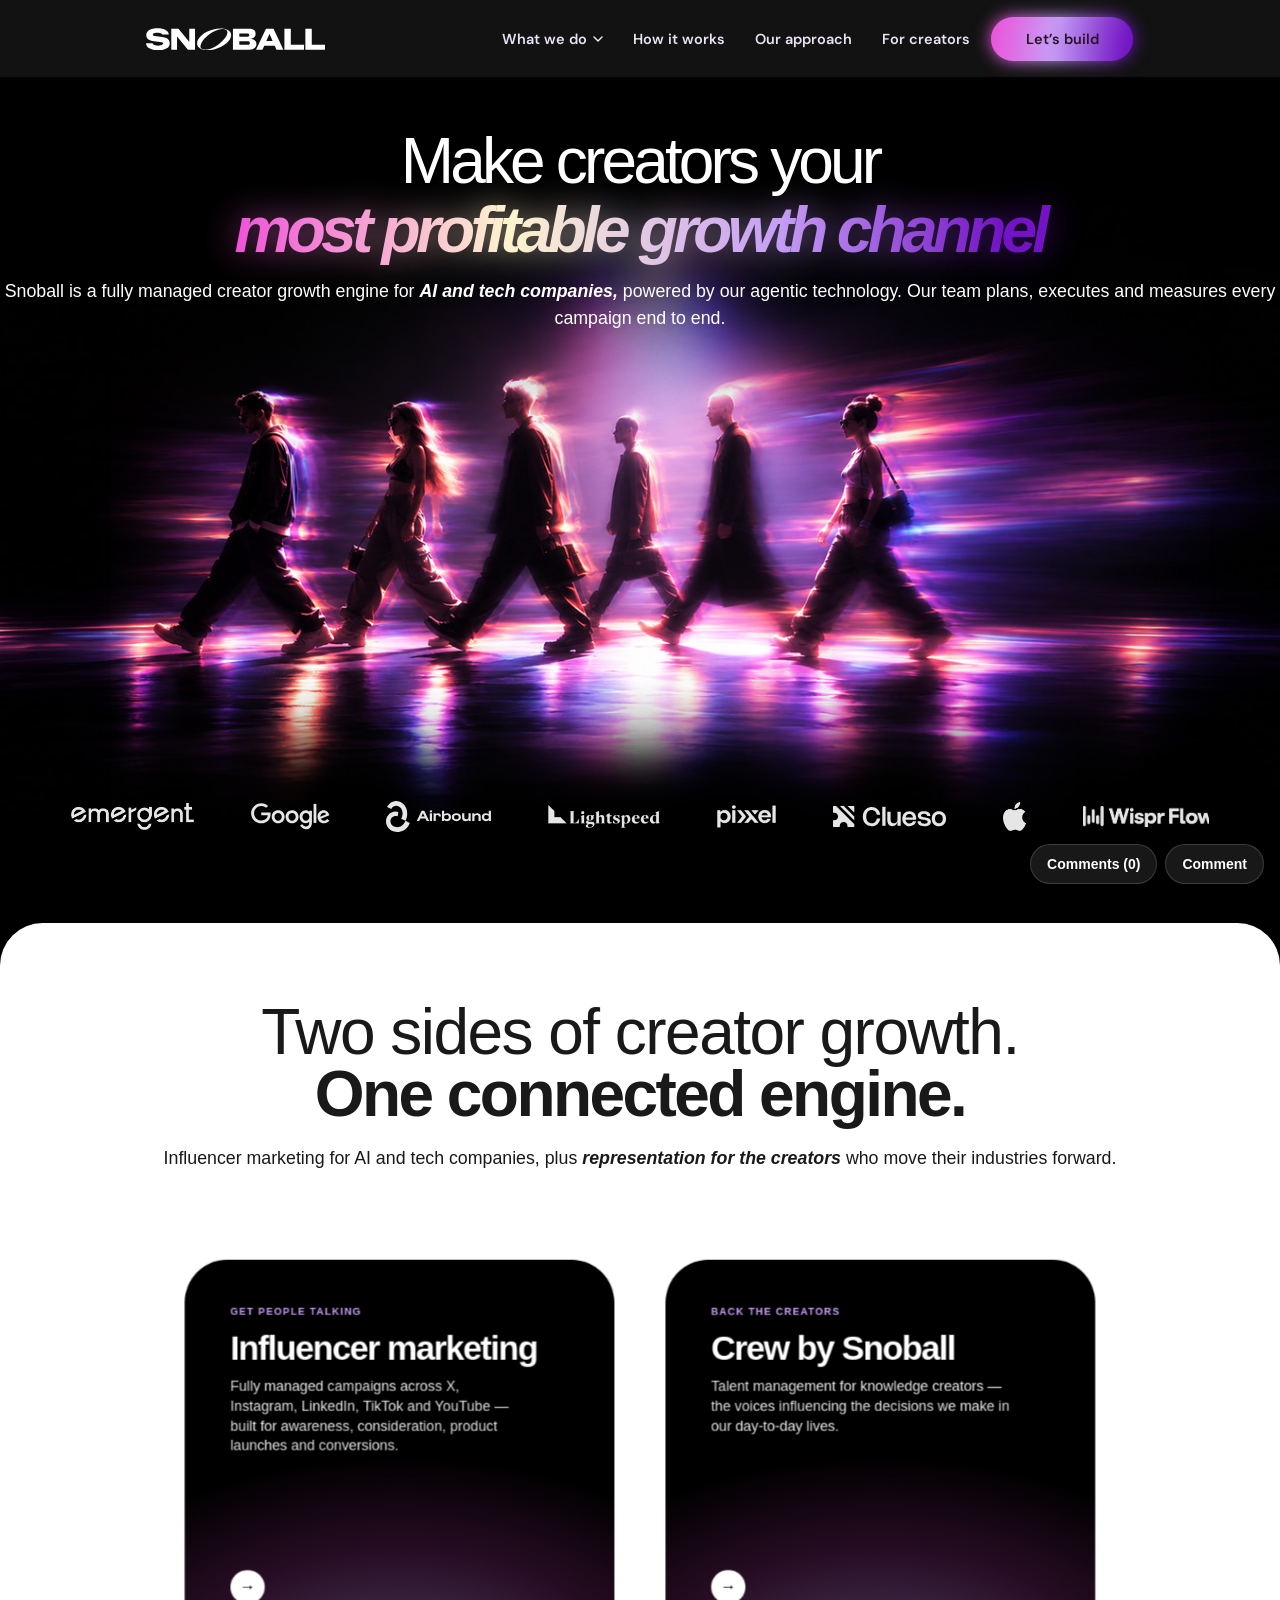
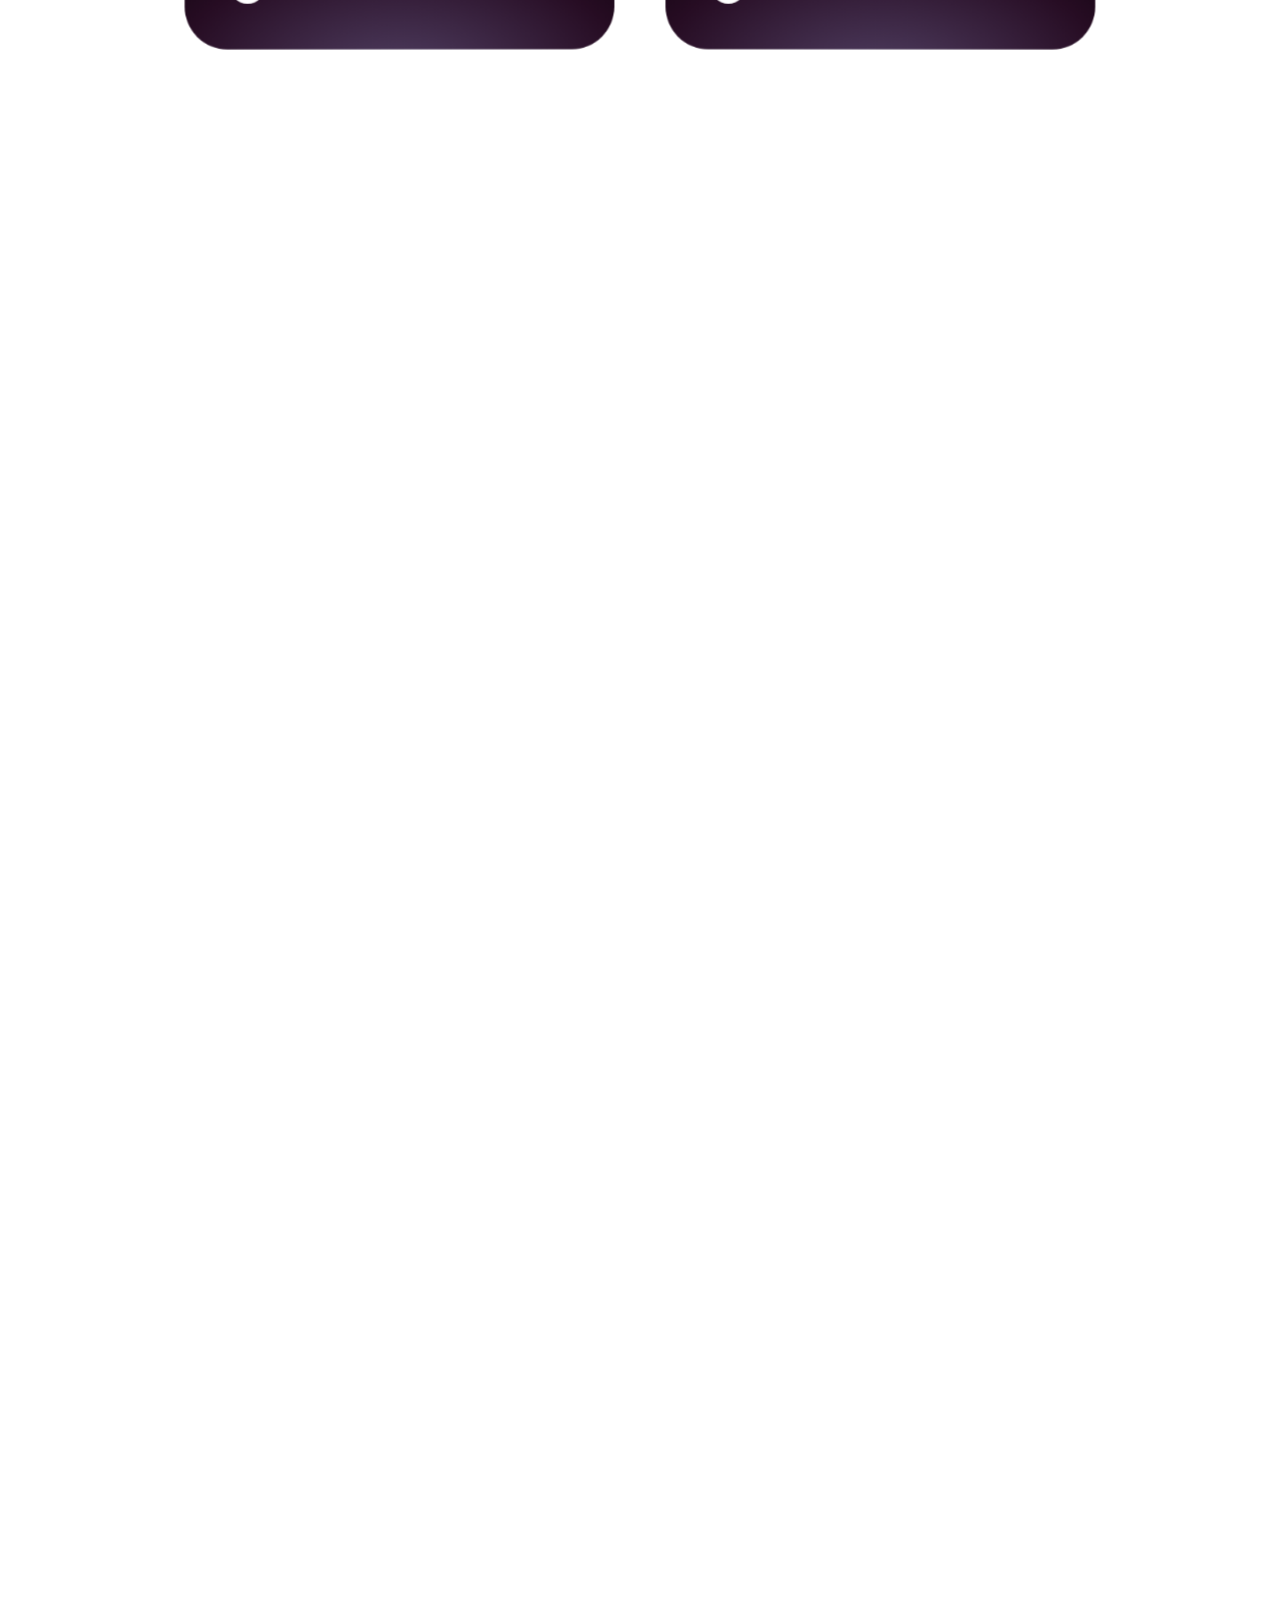
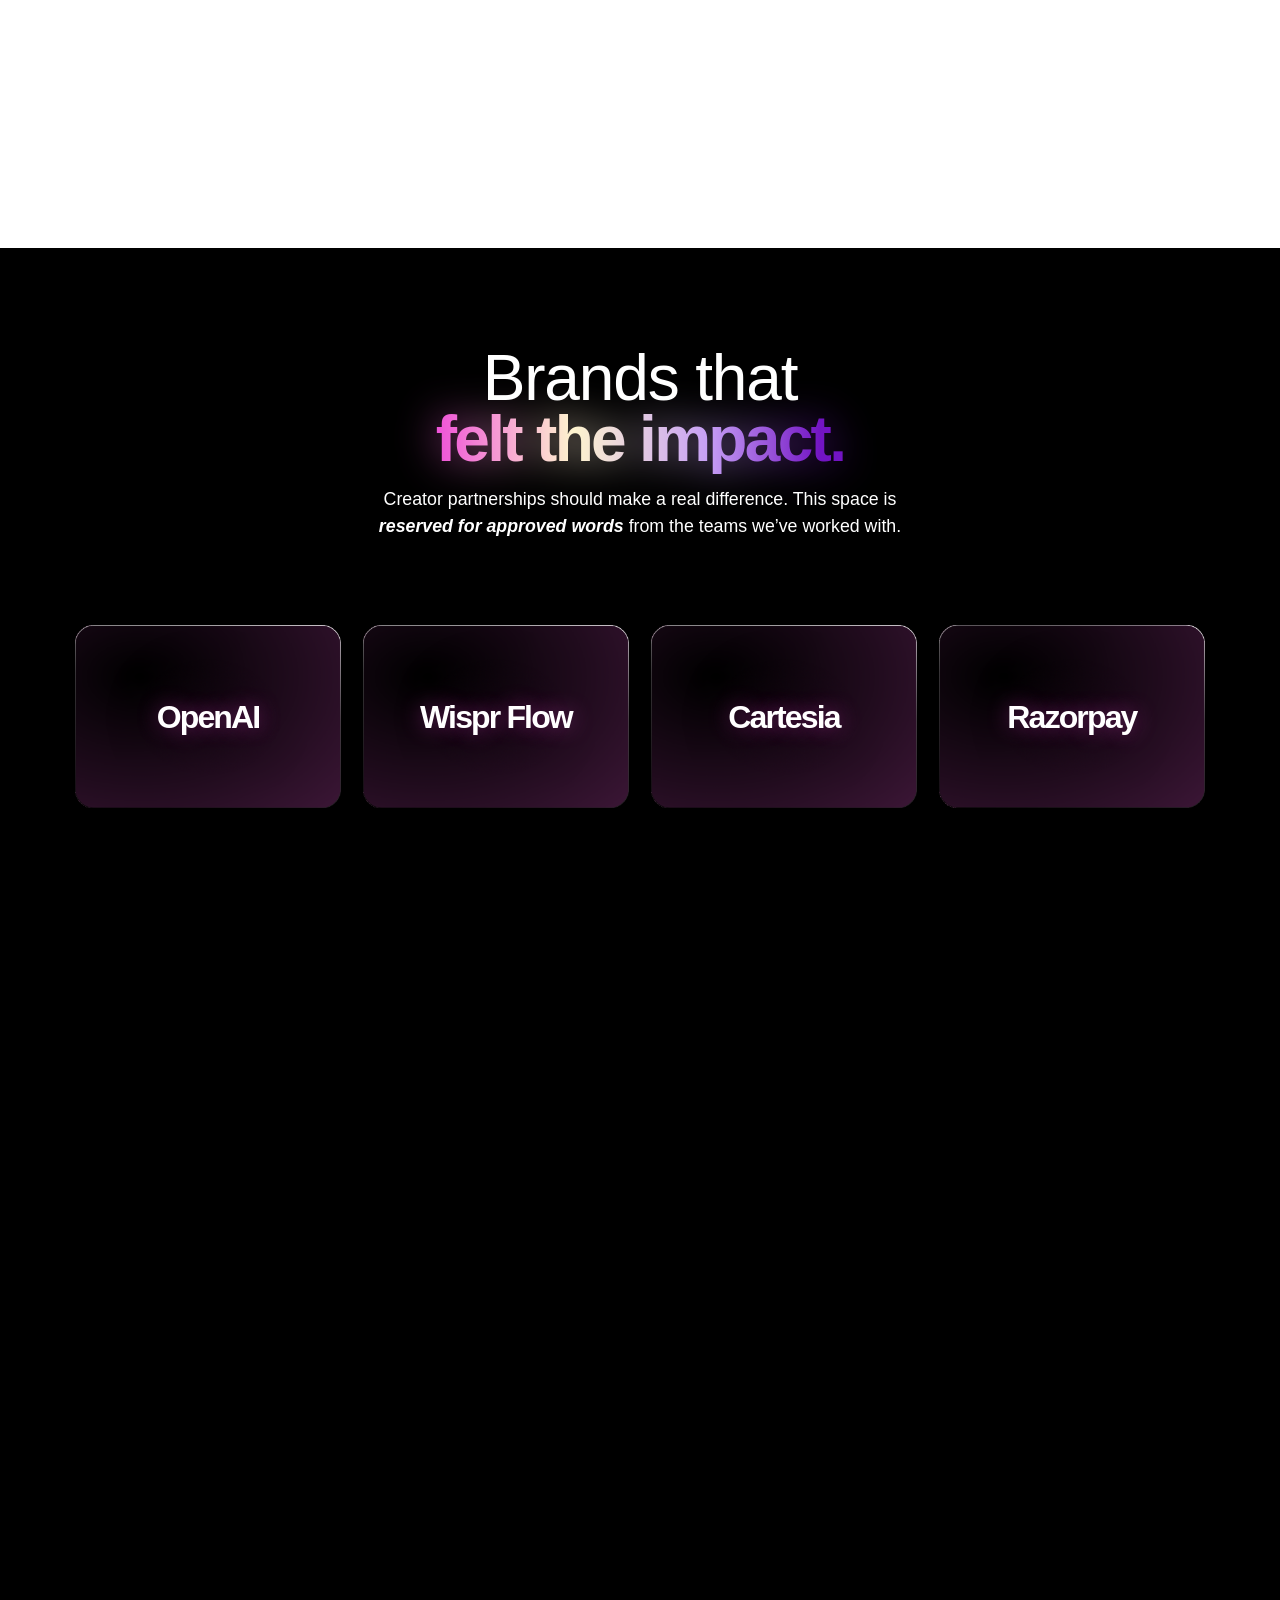
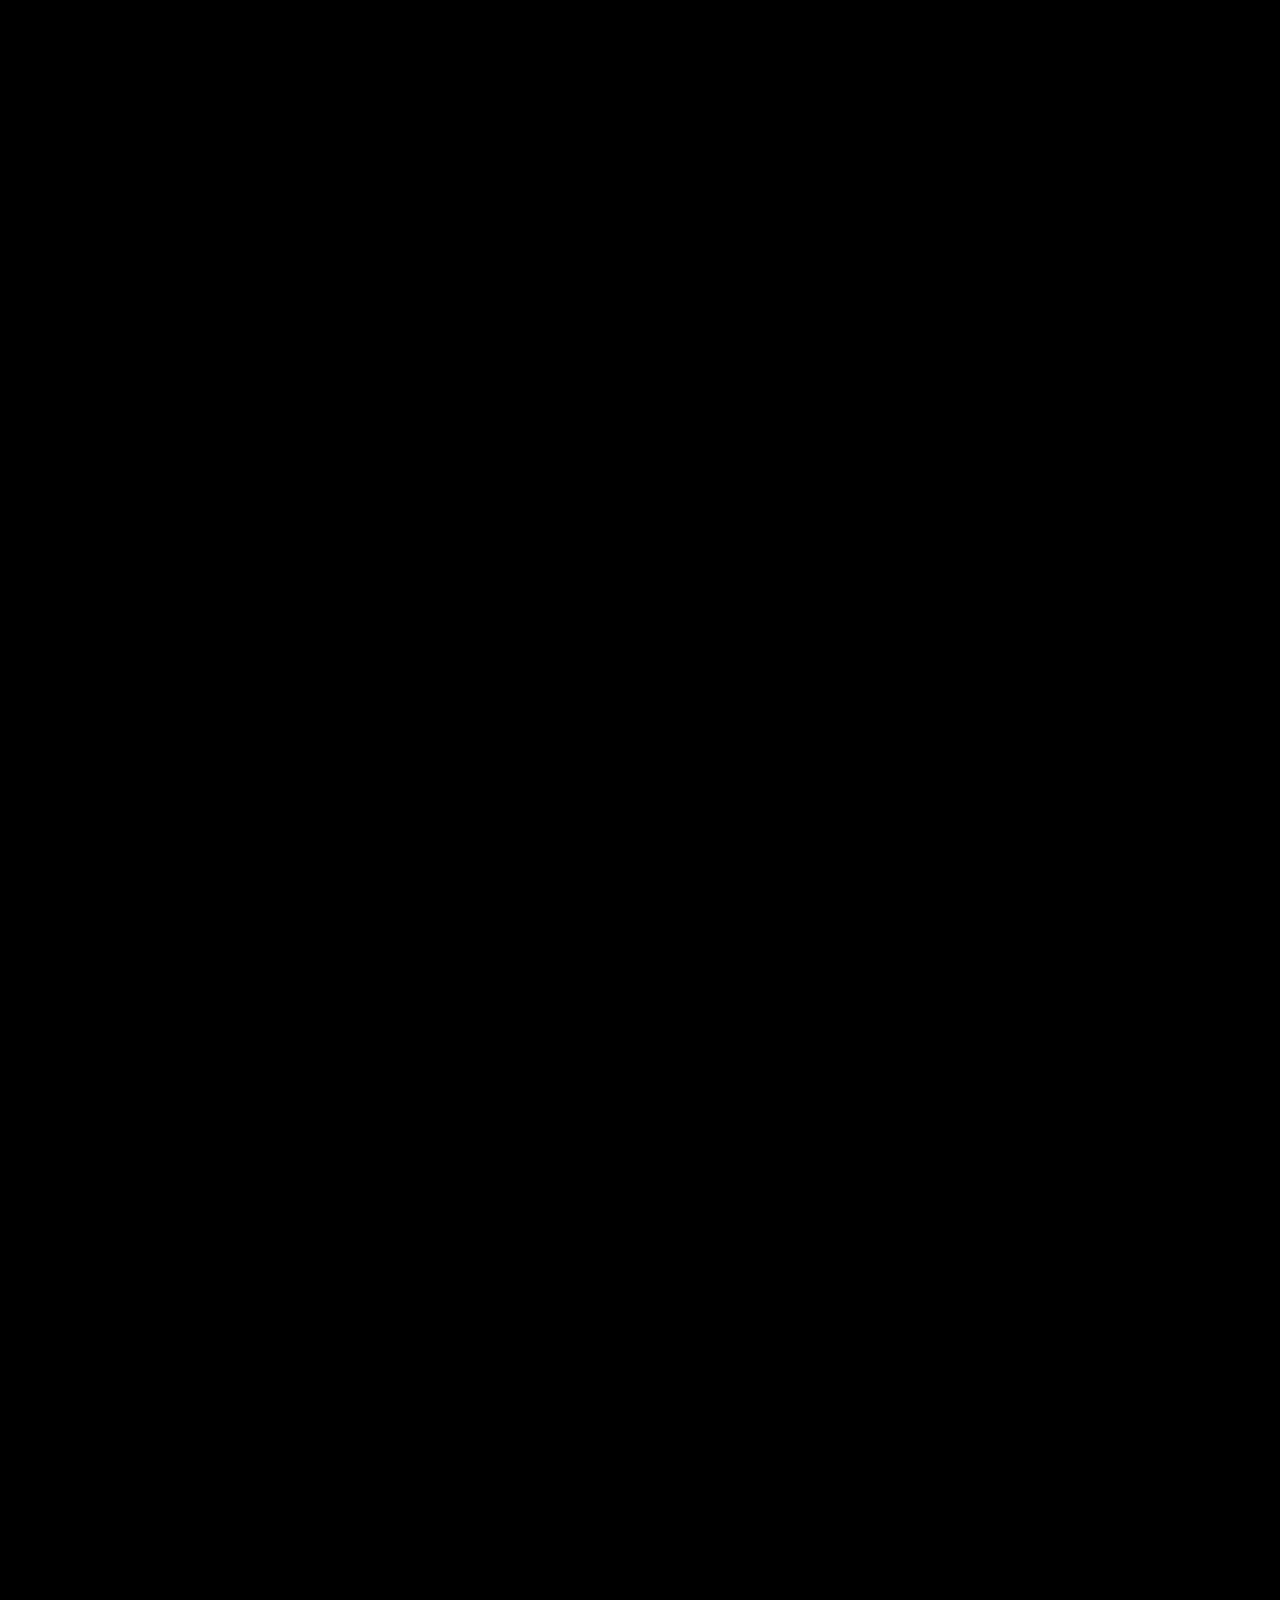
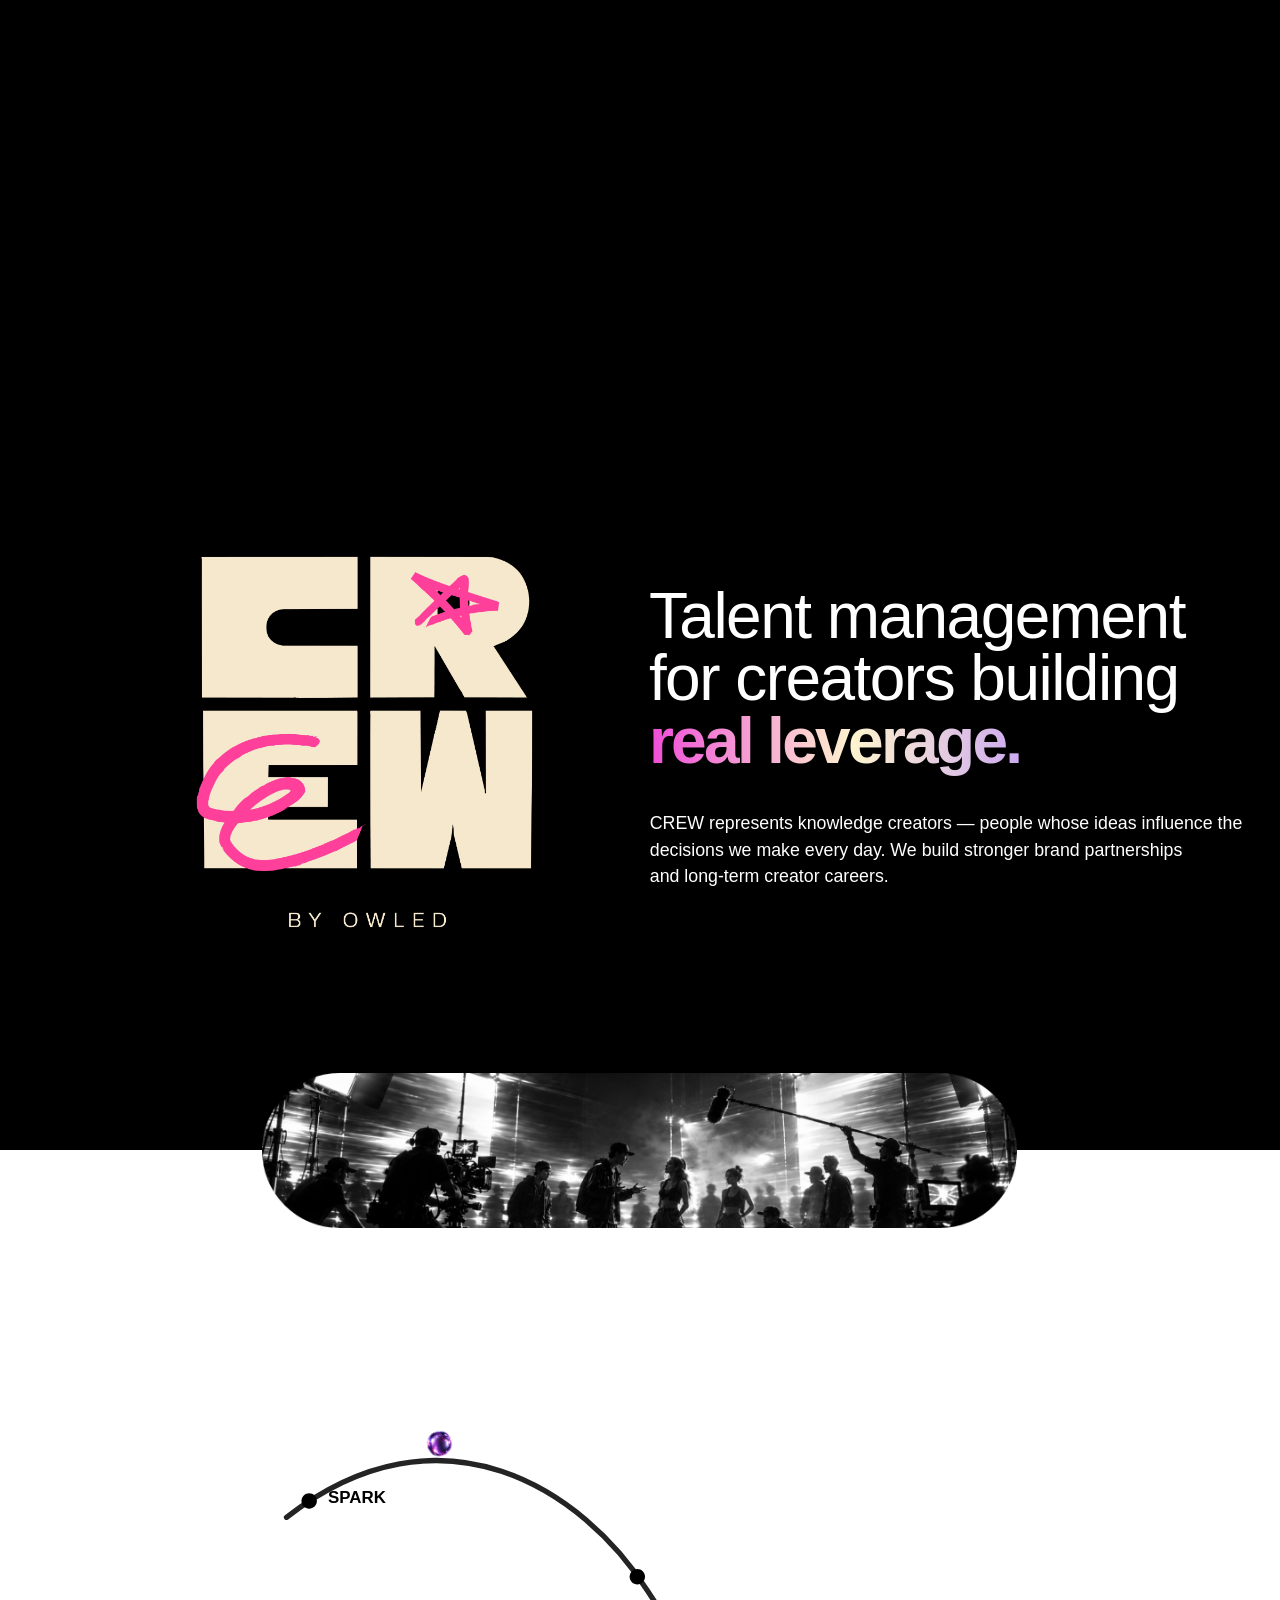
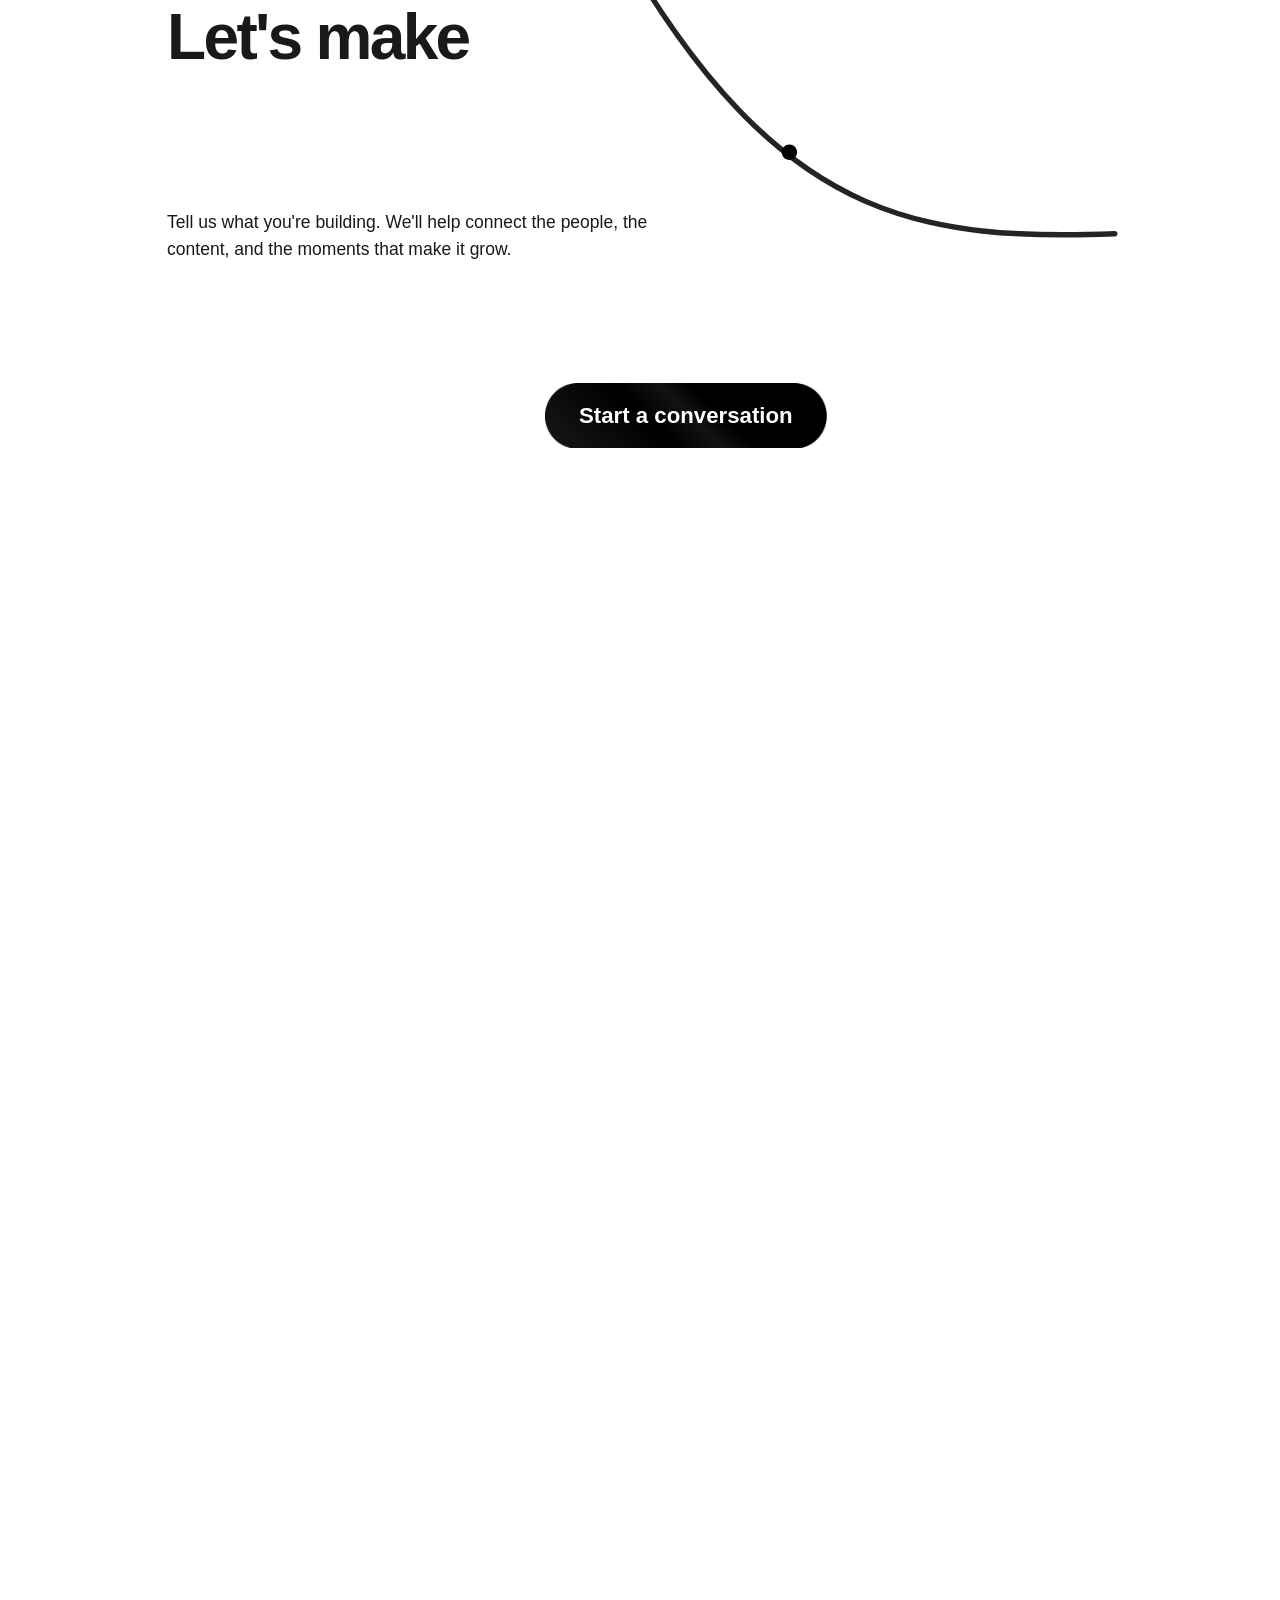
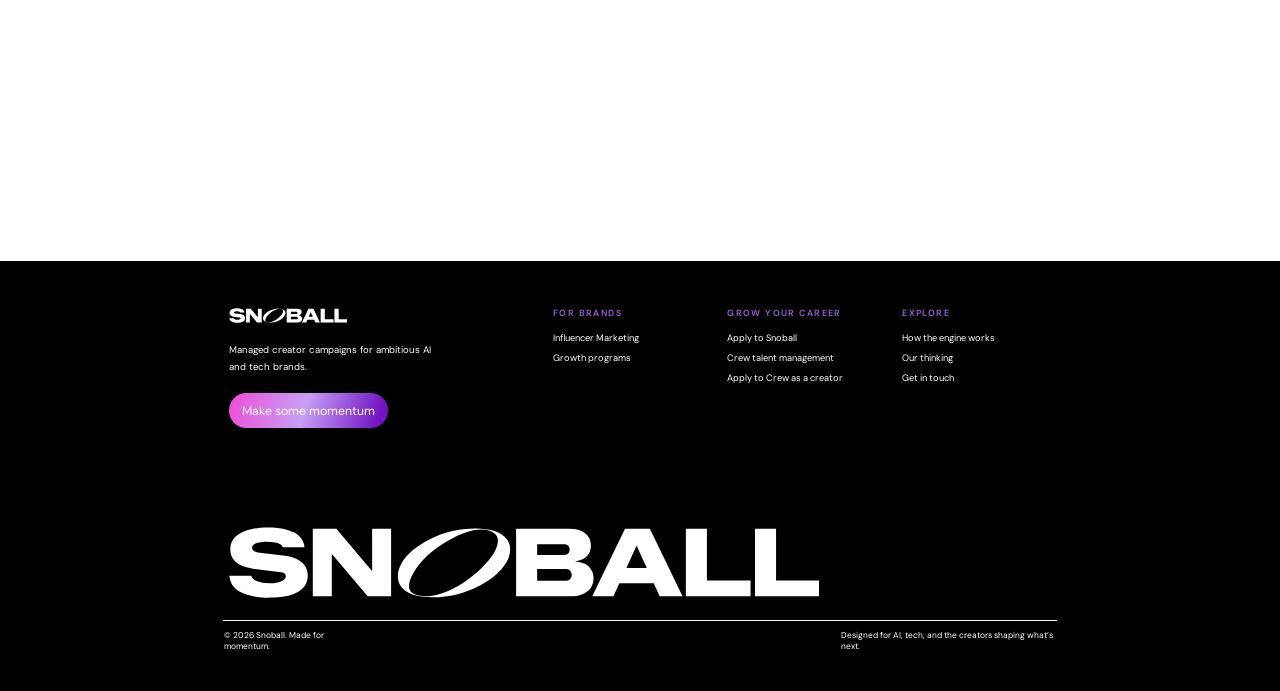
<file: index.html>
<!doctype html>
<html lang="en">
<head>
  <meta charset="utf-8">
  <meta name="viewport" content="width=device-width, initial-scale=1">
  <title>Snoball — Make creators your most profitable growth channel</title>
  <meta name="description" content="Snoball is a fully managed creator growth engine for AI and tech companies, powered by our agentic technology.">
  <link rel="preconnect" href="https://fonts.googleapis.com">
  <link rel="preconnect" href="https://fonts.gstatic.com" crossorigin>
  <link href="https://fonts.googleapis.com/css2?family=DM+Sans:ital,opsz,wght@0,9..40,300..800;1,9..40,300..800&display=swap" rel="stylesheet">
  <link rel="stylesheet" href="css/base.css">
  <link rel="stylesheet" href="css/home.css">
</head>
<body>

<header class="nav">
  <div class="nav__inner">
    <a class="nav__logo" href="index.html" aria-label="Snoball home"><img src="assets/img/logo.svg" alt="Snoball"></a>
    <nav class="nav__links" aria-label="Primary">
      <div class="nav__drop">
        <button class="nav__drop-btn" type="button" aria-expanded="false" aria-controls="nav-what">What we do <svg width="10" height="6" viewBox="0 0 10 6" aria-hidden="true"><path d="M1 1l4 4 4-4" fill="none" stroke="currentColor" stroke-width="1.5" stroke-linecap="round" stroke-linejoin="round"/></svg></button>
        <div class="nav__menu" id="nav-what">
          <a href="brands.html">Influencer marketing</a>
          <a href="crew.html">Creator management</a>
        </div>
      </div>
      <a href="brands.html#how-it-works">How it works</a>
      <a href="index.html#approach">Our approach</a>
      <a href="crew.html">For creators</a>
      <a class="btn-build" href="brands.html#contact">Let’s build</a>
    </nav>
    <button class="nav__toggle" aria-label="Menu"><span></span></button>
  </div>
</header>

<main>
  <!-- Hero -->
  <section class="hero">
    <div class="sec__inner">
      <!-- The photo never moves. A copy of its backlight, masked off the people and the floor, lights up around the cursor
           and leans toward it (js/home.js) -->
      <div class="hero__art" data-hero-art>
        <img class="hero__base" src="assets/img/hero-walkers.jpg" alt="">
        <span class="hero__aura" aria-hidden="true"><span class="hero__spot"><img src="assets/img/hero-aura.jpg" alt=""></span></span>
      </div>
      <h1 class="hero__title">
        <span class="hero__l1">Make creators your</span>
        <span class="hero__l2" data-text="most profitable growth channel">most profitable growth channel</span>
      </h1>
      <p class="hero__sub">Snoball is a fully managed creator growth engine for <strong><em>AI and tech companies,</em></strong> powered by our agentic technology. Our team plans, executes and measures every campaign end to end.</p>
      <!-- Brand strip scrolls right to left; the second list is a copy so the loop is seamless.
           Brands come from the Owled US site's hero strip plus its launch film clients. Logos are shown in white.
           --h sets each logo's height so they look the same weight. Coral has no wordmark file yet, so its icon sits beside its name. -->
      <div class="hero__marquee">
        <ul class="hero__logos" aria-label="Brands we've worked with">
          <li style="--h:30px"><img src="assets/img/logos/emergent.webp" alt="Emergent"></li>
          <li style="--h:30px"><img src="assets/img/logos/google.svg" alt="Google"></li>
          <li style="--h:34px"><img src="assets/img/logos/airbound.svg" alt="Airbound"></li>
          <li style="--h:26px"><img src="assets/img/logos/lightspeed.webp" alt="Lightspeed"></li>
          <li style="--h:26px"><img src="assets/img/logos/pixxel.webp" alt="Pixxel"></li>
          <li style="--h:24px"><img src="assets/img/logos/clueso.svg" alt="Clueso"></li>
          <li style="--h:32px"><img src="assets/img/logos/apple.webp" alt="Apple"></li>
          <li style="--h:24px"><img src="assets/img/logos/wispr-flow.png" alt="Wispr Flow"></li>
          <li style="--h:30px"><img src="assets/img/logos/portkey.png" alt="Portkey"></li>
          <li style="--h:24px"><img src="assets/img/logos/accel.webp" alt="Accel"></li>
          <li style="--h:26px"><img src="assets/img/logos/ringg-ai.svg" alt="Ringg AI"></li>
          <li style="--h:20px"><img src="assets/img/logos/gamma.svg" alt="Gamma"></li>
          <li style="--h:22px"><img src="assets/img/logos/cartesia.svg" alt="Cartesia"></li>
          <li style="--h:26px"><img src="assets/img/logos/zeebu.svg" alt="Zeebu"></li>
          <li style="--h:28px"><img src="assets/img/logos/canva.svg" alt="Canva"></li>
          <li style="--h:20px"><img src="assets/img/logos/armatrix.svg" alt="Armatrix"></li>
          <li style="--h:22px"><img src="assets/img/logos/confido-health.svg" alt="Confido Health"></li>
          <li class="is-white" style="--h:30px"><img src="assets/img/logos/openui.svg" alt="Open UI"></li>
          <li style="--h:24px"><img src="assets/img/logos/vorflux.webp" alt="Vorflux"></li>
          <li style="--h:26px"><img src="assets/img/logos/fyers.svg" alt="FYERS"></li>
          <li class="is-white" style="--h:30px"><img src="assets/img/logos/mowito.svg" alt="Mowito"></li>
          <li class="is-text"><img src="assets/img/logos/coral-icon.png" alt="">Coral</li>
        </ul>
        <ul class="hero__logos" aria-hidden="true">
          <li style="--h:30px"><img src="assets/img/logos/emergent.webp" alt=""></li>
          <li style="--h:30px"><img src="assets/img/logos/google.svg" alt=""></li>
          <li style="--h:34px"><img src="assets/img/logos/airbound.svg" alt=""></li>
          <li style="--h:26px"><img src="assets/img/logos/lightspeed.webp" alt=""></li>
          <li style="--h:26px"><img src="assets/img/logos/pixxel.webp" alt=""></li>
          <li style="--h:24px"><img src="assets/img/logos/clueso.svg" alt=""></li>
          <li style="--h:32px"><img src="assets/img/logos/apple.webp" alt=""></li>
          <li style="--h:24px"><img src="assets/img/logos/wispr-flow.png" alt=""></li>
          <li style="--h:30px"><img src="assets/img/logos/portkey.png" alt=""></li>
          <li style="--h:24px"><img src="assets/img/logos/accel.webp" alt=""></li>
          <li style="--h:26px"><img src="assets/img/logos/ringg-ai.svg" alt=""></li>
          <li style="--h:20px"><img src="assets/img/logos/gamma.svg" alt=""></li>
          <li style="--h:22px"><img src="assets/img/logos/cartesia.svg" alt=""></li>
          <li style="--h:26px"><img src="assets/img/logos/zeebu.svg" alt=""></li>
          <li style="--h:28px"><img src="assets/img/logos/canva.svg" alt=""></li>
          <li style="--h:20px"><img src="assets/img/logos/armatrix.svg" alt=""></li>
          <li style="--h:22px"><img src="assets/img/logos/confido-health.svg" alt=""></li>
          <li class="is-white" style="--h:30px"><img src="assets/img/logos/openui.svg" alt=""></li>
          <li style="--h:24px"><img src="assets/img/logos/vorflux.webp" alt=""></li>
          <li style="--h:26px"><img src="assets/img/logos/fyers.svg" alt=""></li>
          <li class="is-white" style="--h:30px"><img src="assets/img/logos/mowito.svg" alt=""></li>
          <li class="is-text"><img src="assets/img/logos/coral-icon.png" alt="">Coral</li>
        </ul>
      </div>
    </div>
    <div class="hero__fade"></div>
  </section>

  <!-- Two sides -->
  <!-- Pinned while scrolling: the card shrinks, the hands meet at the ring, the card splits, and each half flips
       over to show its link (js/home.js) -->
  <section class="sides" id="approach" data-sides>
    <div class="sides__stage" data-stick>
      <div class="sec__inner">
        <h2 class="sides__title">Two sides of creator growth. <br><strong>One connected engine.</strong></h2>
        <p class="sides__sub">Influencer marketing for AI and tech companies, plus <strong><em>representation for the creators</em></strong> who move their industries forward.</p>
        <div class="sides__card" role="group" aria-label="Two pixelated hands reaching toward the Snoball ring">
          <a class="sides__half sides__half--l" href="brands.html">
            <span class="sides__layer"></span>
            <span class="sides__hand sides__hand--l"></span>
            <span class="sides__back">
              <span class="sides__eyebrow">Get people talking</span>
              <span class="sides__label-title">Influencer marketing</span>
              <span class="sides__label-sub">Fully managed campaigns across X, Instagram, LinkedIn, TikTok and YouTube — built for awareness, consideration, product launches and conversions.</span>
              <span class="sides__label-go" aria-hidden="true">→</span>
            </span>
          </a>
          <a class="sides__half sides__half--r" href="crew.html">
            <span class="sides__layer"></span>
            <span class="sides__hand sides__hand--r"></span>
            <span class="sides__back">
              <span class="sides__eyebrow">Back the creators</span>
              <span class="sides__label-title">Crew by Snoball</span>
              <span class="sides__label-sub">Talent management for knowledge creators — the voices influencing the decisions we make in our day-to-day lives.</span>
              <span class="sides__label-go" aria-hidden="true">→</span>
            </span>
          </a>
          <span class="sides__ring" aria-hidden="true"></span>
        </div>
      </div>
    </div>
  </section>

  <!-- Brands that felt the impact -->
  <section class="impact">
    <div class="sec__inner">
      <h2 class="impact__title">
        <span class="impact__l1">Brands that</span>
        <span class="impact__l2" data-text="felt the impact.">felt the impact.</span>
      </h2>
      <p class="impact__sub">Creator partnerships should make a real difference. This space is <strong><em>reserved for approved words</em></strong> from the teams we’ve worked with.</p>
      <!-- Front: brand name. Hover, focus or tap flips the card to its testimonial.
           Brand names and back copy are placeholders until the approved testimonials arrive. -->
      <div class="impact__grid">
        <article class="impact__card" tabindex="0">
          <img class="impact__bg" src="assets/img/impact-card-1-blank.png" alt="">
          <img class="impact__bg impact__bg--lit" src="assets/img/impact-card-active.png" alt="">
          <h3 class="impact__brand">OpenAI</h3>
          <p>Plan and scale creator <br>campaigns for brand awareness, <br>product launches and always-on <br>growth. Across X, Instagram, <br>LinkedIn, TikTok and YouTube</p>
        </article>
        <article class="impact__card" tabindex="0">
          <img class="impact__bg" src="assets/img/impact-card-1-blank.png" alt="">
          <img class="impact__bg impact__bg--lit" src="assets/img/impact-card-active.png" alt="">
          <h3 class="impact__brand">Wispr Flow</h3>
          <p>Plan and scale creator <br>campaigns for brand awareness, <br>product launches and always-on <br>growth. Across X, Instagram, <br>LinkedIn, TikTok and YouTube</p>
        </article>
        <article class="impact__card" tabindex="0">
          <img class="impact__bg" src="assets/img/impact-card-3-blank.png" alt="">
          <img class="impact__bg impact__bg--lit" src="assets/img/impact-card-active.png" alt="">
          <h3 class="impact__brand">Cartesia</h3>
          <p>Plan and scale creator <br>campaigns for brand awareness, <br>product launches and always-on <br>growth. Across X, Instagram, <br>LinkedIn, TikTok and YouTube</p>
        </article>
        <article class="impact__card" tabindex="0">
          <img class="impact__bg" src="assets/img/impact-card-4-blank.png" alt="">
          <img class="impact__bg impact__bg--lit" src="assets/img/impact-card-active.png" alt="">
          <h3 class="impact__brand">Razorpay</h3>
          <p>Plan and scale creator <br>campaigns for brand awareness, <br>product launches and always-on <br>growth. Across X, Instagram, <br>LinkedIn, TikTok and YouTube</p>
        </article>
      </div>
    </div>
  </section>

  <!-- Influencer marketing -->
  <!-- Pinned while scrolling: opens like an eye, then "Influencer marketing" steps back (smaller, never blurred) while
       "that moves the needle." comes forward, and the platform bubbles drift outward counting up (js/home.js) -->
  <section class="infl" data-infl>
    <div class="infl__stage" data-stick>
      <div class="sec__inner">
        <h2 class="infl__title">Influencer <br>marketing</h2>
        <p class="infl__blur">that moves the <br>needle.</p>
        <p class="infl__sub">Plan and scale creator campaigns for <strong>brand awareness, product launches and always-on growth.</strong> Across X, Instagram, LinkedIn, TikTok and YouTube, we turn creators into <strong>a growth engine</strong> for discovery, consideration and conversions.</p>
        <a class="btn-glow" href="brands.html">Plan an influencer campaign</a>
        <span class="like like--share" style="left:1121px;top:180.4px" data-value="22400" aria-label="22.4k shares">22.4k</span>
        <span class="like like--youtube" style="left:1259px;top:306.4px" data-value="121000" aria-label="121k on YouTube">121k</span>
        <span class="like like--instagram" style="left:235px;top:306.4px" data-value="231000" aria-label="231k on Instagram">231k</span>
        <span class="like like--linkedin" style="left:1121px;top:458.4px" data-value="29300" aria-label="29.3k on LinkedIn">29.3k</span>
        <span class="like like--x" style="left:109px;top:497.4px" data-value="451000" aria-label="451k on X">451k</span>
        <span class="like like--heart" style="left:260px;top:698.4px" data-value="29300" aria-label="29.3k likes">29.3k</span>
      </div>
      <div class="infl__lid infl__lid--top" aria-hidden="true"></div>
      <div class="infl__lid infl__lid--bottom" aria-hidden="true"></div>
    </div>
  </section>

  <!-- CREW -->
  <section class="crew">
    <div class="sec__inner">
      <img class="crew__logo" src="assets/img/crew-logo-cream.png" alt="CREW by Owled">
      <h2 class="crew__title">Talent management <br>for creators building <br><span class="grad-text">real leverage.</span></h2>
      <p class="crew__sub">CREW represents knowledge creators — people whose ideas influence the <br>decisions we make every day. We build stronger brand partnerships <br>and long-term creator careers.</p>
    </div>
  </section>

  <!-- Let's make the internet talk about you -->
  <!-- Pill is black and white; colour shows in a circle around the cursor. The orb travels the curve as you scroll and lights up each label (js/home.js) -->
  <section class="talk" data-talk>
    <div class="talk__stage" data-stick>
    <div class="sec__inner">
      <div class="talk__pill" data-color-reveal>
        <img class="talk__pill-bw" src="assets/img/film-crew-pill.png" alt="A film crew shooting creators on a neon-lit set">
        <img class="talk__pill-color" src="assets/img/film-crew-pill.png" alt="" aria-hidden="true">
      </div>
      <img class="talk__orb" src="assets/img/orb.png" alt="">
      <img class="talk__curve" src="assets/img/curve.svg" alt="">
      <span class="talk__label" style="left:369px;top:386.6px">SPARK</span>
      <span class="talk__label" style="left:594px;top:472.6px">TRACTION</span>
      <span class="talk__label" style="left:730px;top:671.6px">MOMENTUM</span>
      <!-- Lines appear one per point on the curve; the newest line is bold, earlier ones go light (js/home.js) -->
      <h2 class="talk__title"><span class="talk__line">Let's make</span> <br><span class="talk__line">the internet</span> <br><strong class="talk__line">talk about you.</strong></h2>
      <p class="talk__sub">Tell us what you're building. We'll help connect the people, the <br>content, and the moments that make it grow.</p>
      <a class="btn-dark" href="brands.html#contact">Start a conversation</a>
    </div>
    </div>
  </section>
</main>

<footer class="footer">
  <div class="footer__inner">
    <div class="footer__brand">
      <img class="footer__brand-logo" src="assets/img/logo-footer-small.svg" alt="Snoball">
      <p class="footer__tagline">Managed creator campaigns for ambitious AI and tech brands.</p>
      <a class="footer__cta" href="brands.html#contact">Make some momentum</a>
    </div>
    <div class="footer__col">
      <h4>For brands</h4>
      <a href="brands.html">Influencer Marketing</a>
      <a href="brands.html#how-it-works">Growth programs</a>
    </div>
    <div class="footer__col">
      <h4>Grow your career</h4>
      <a href="crew.html#apply">Apply to Snoball</a>
      <a href="crew.html">Crew talent management</a>
      <a href="crew.html#apply">Apply to Crew as a creator</a>
    </div>
    <div class="footer__col">
      <h4>Explore</h4>
      <a href="brands.html#how-it-works">How the engine works</a>
      <a href="index.html#approach">Our thinking</a>
      <a href="brands.html#contact">Get in touch</a>
    </div>
    <img class="footer__wordmark" src="assets/img/logo-wordmark.svg" alt="">
    <div class="footer__rule"></div>
    <p class="footer__legal footer__legal--left">© 2026 Snoball. Made for momentum.</p>
    <p class="footer__legal footer__legal--right">Designed for AI, tech, and the creators shaping what’s next.</p>
  </div>
</footer>
<script src="js/main.js"></script>
<script src="js/home.js"></script>
<script>window.__commentRemote={url:"https://rpwkdgypubyflujwgqig.supabase.co",key:"sb_publishable_K_lqISfxJCKa1waMj0X49Q_MTiQOgHV"};</script>
<script src="comments.js" defer></script>
</body>
</html>
</file>
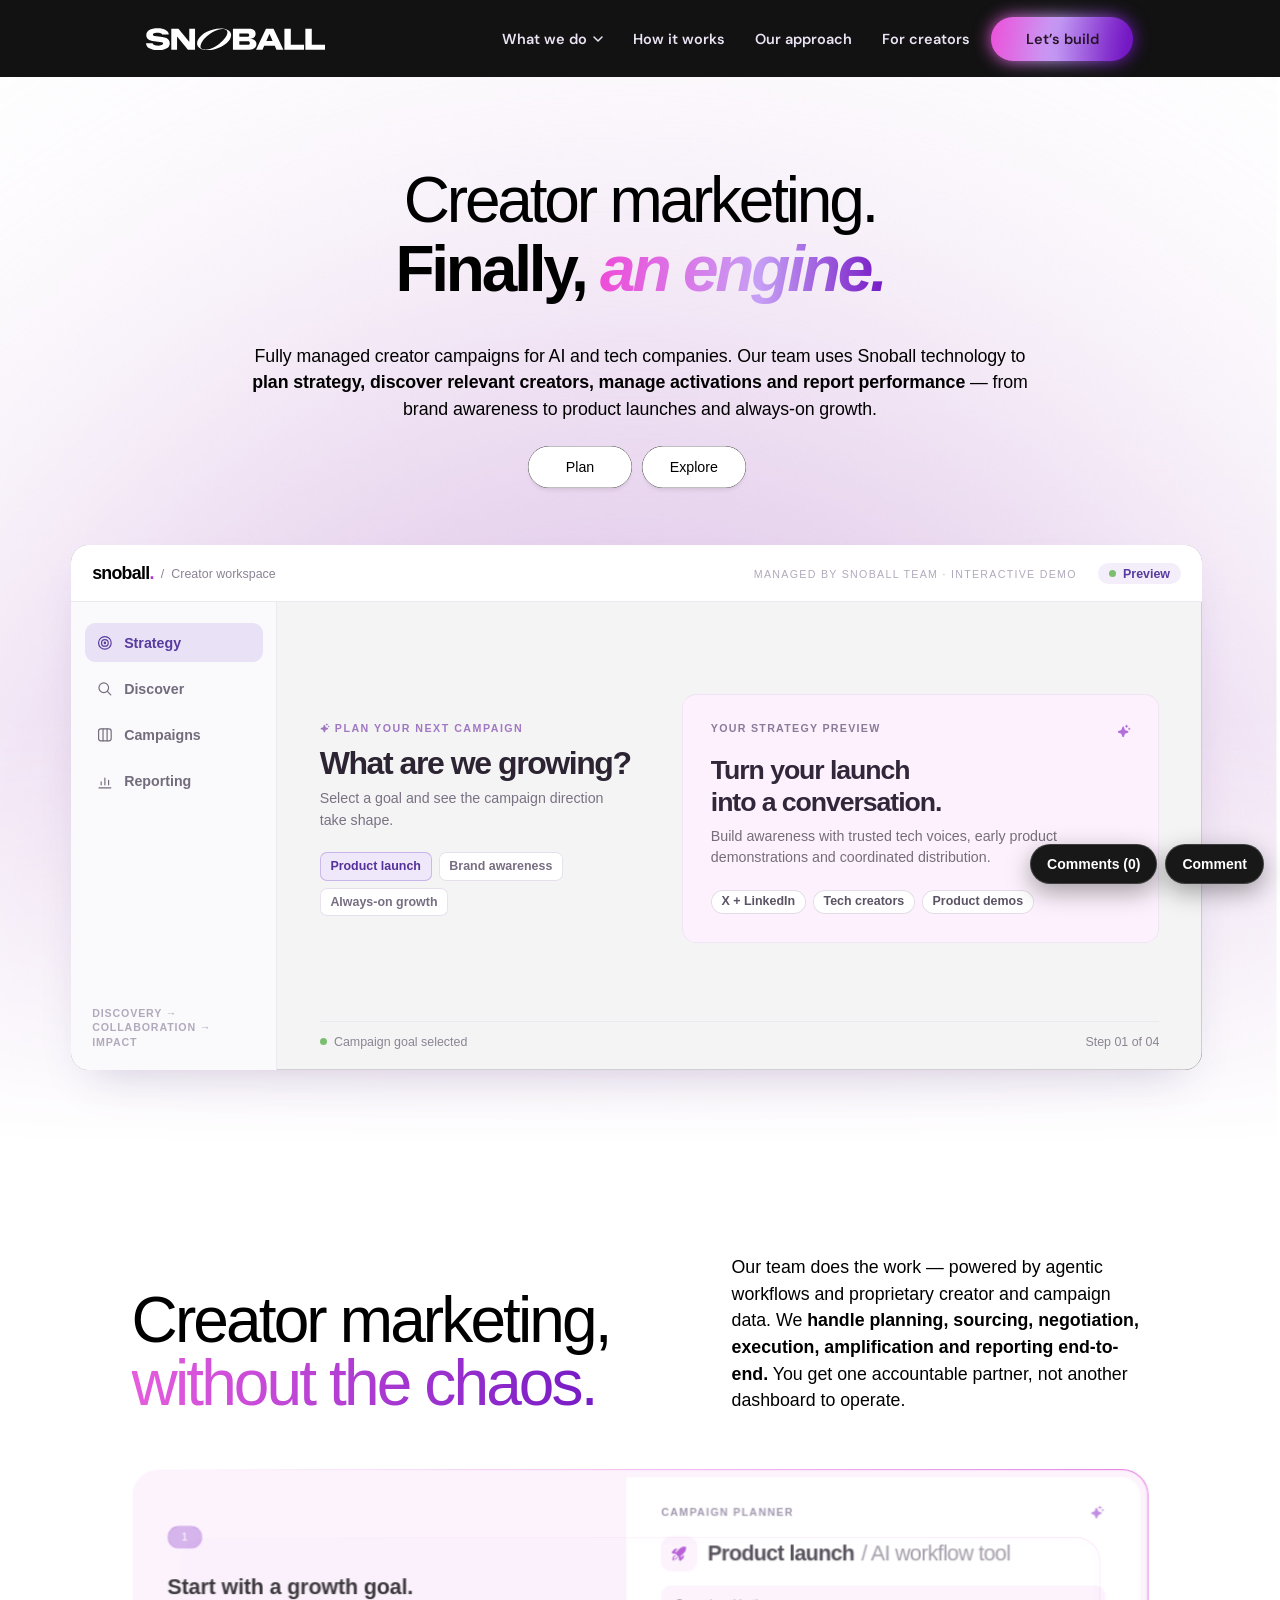
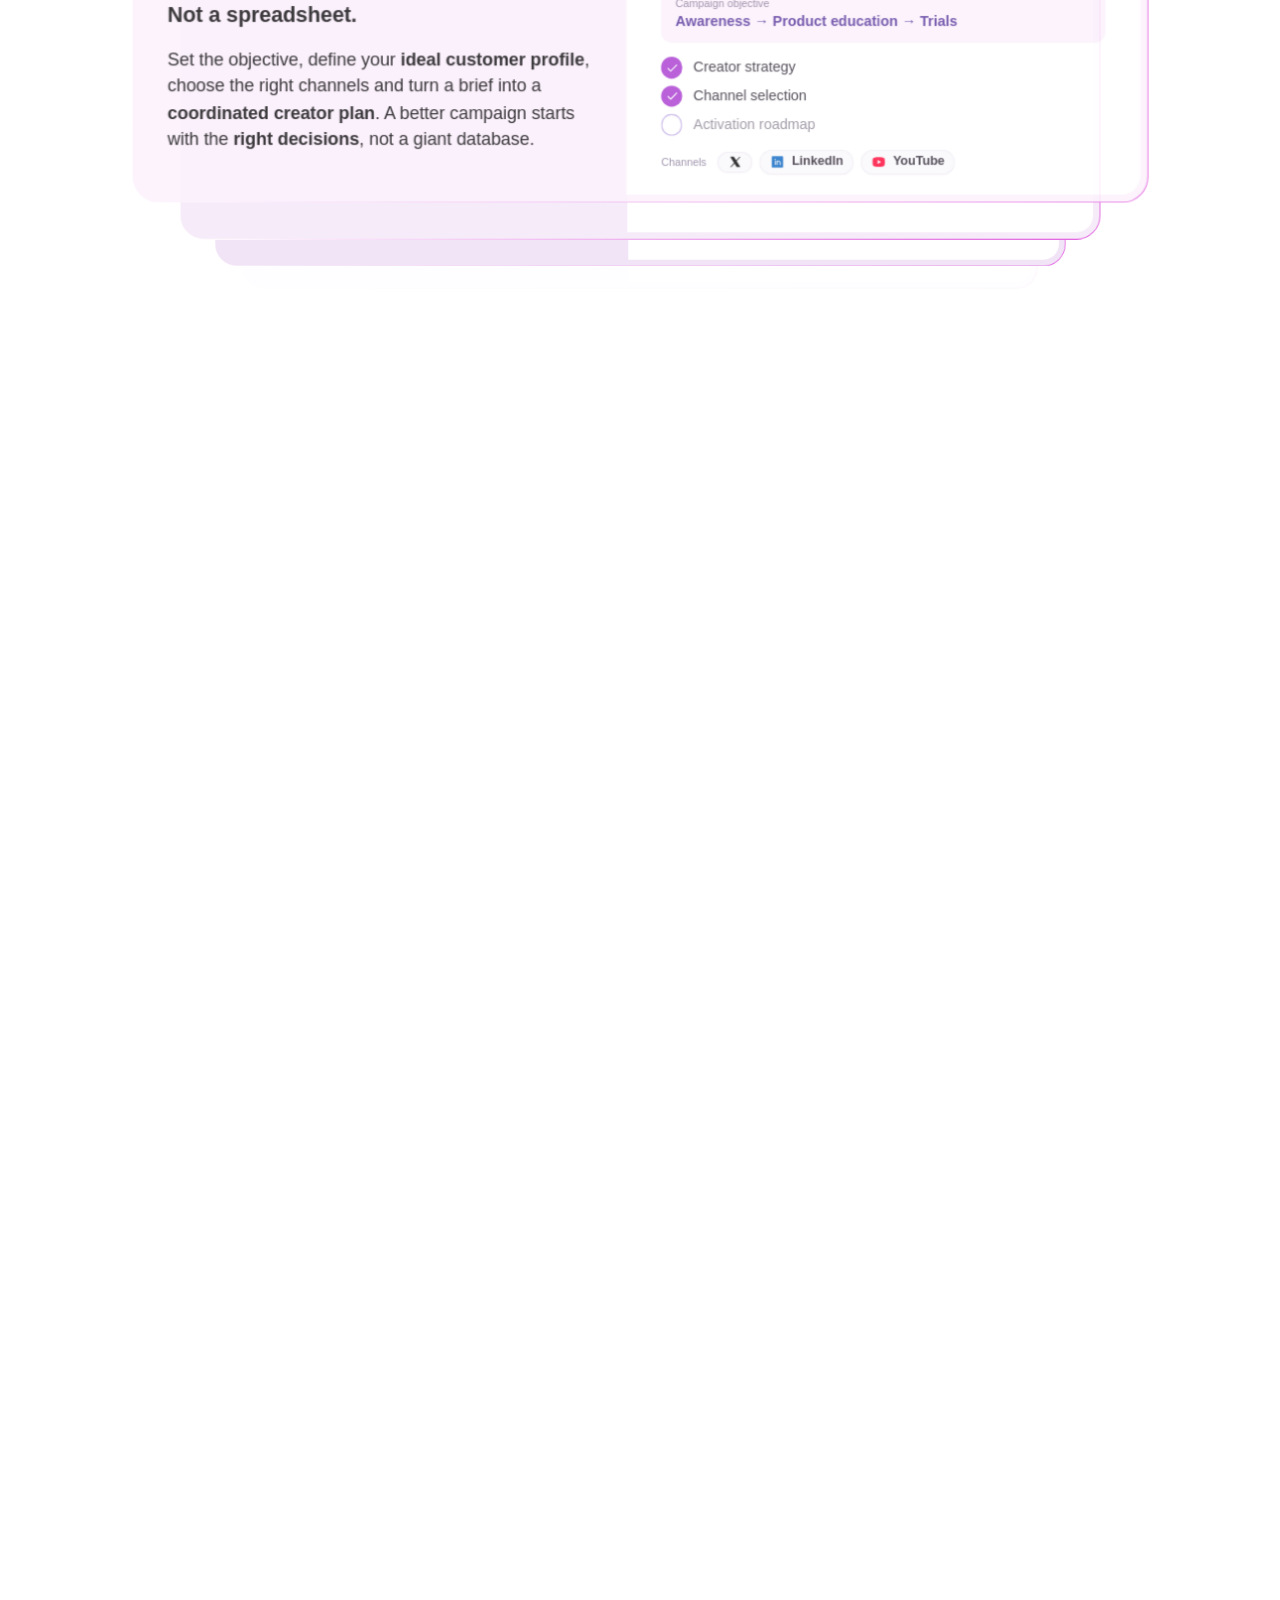
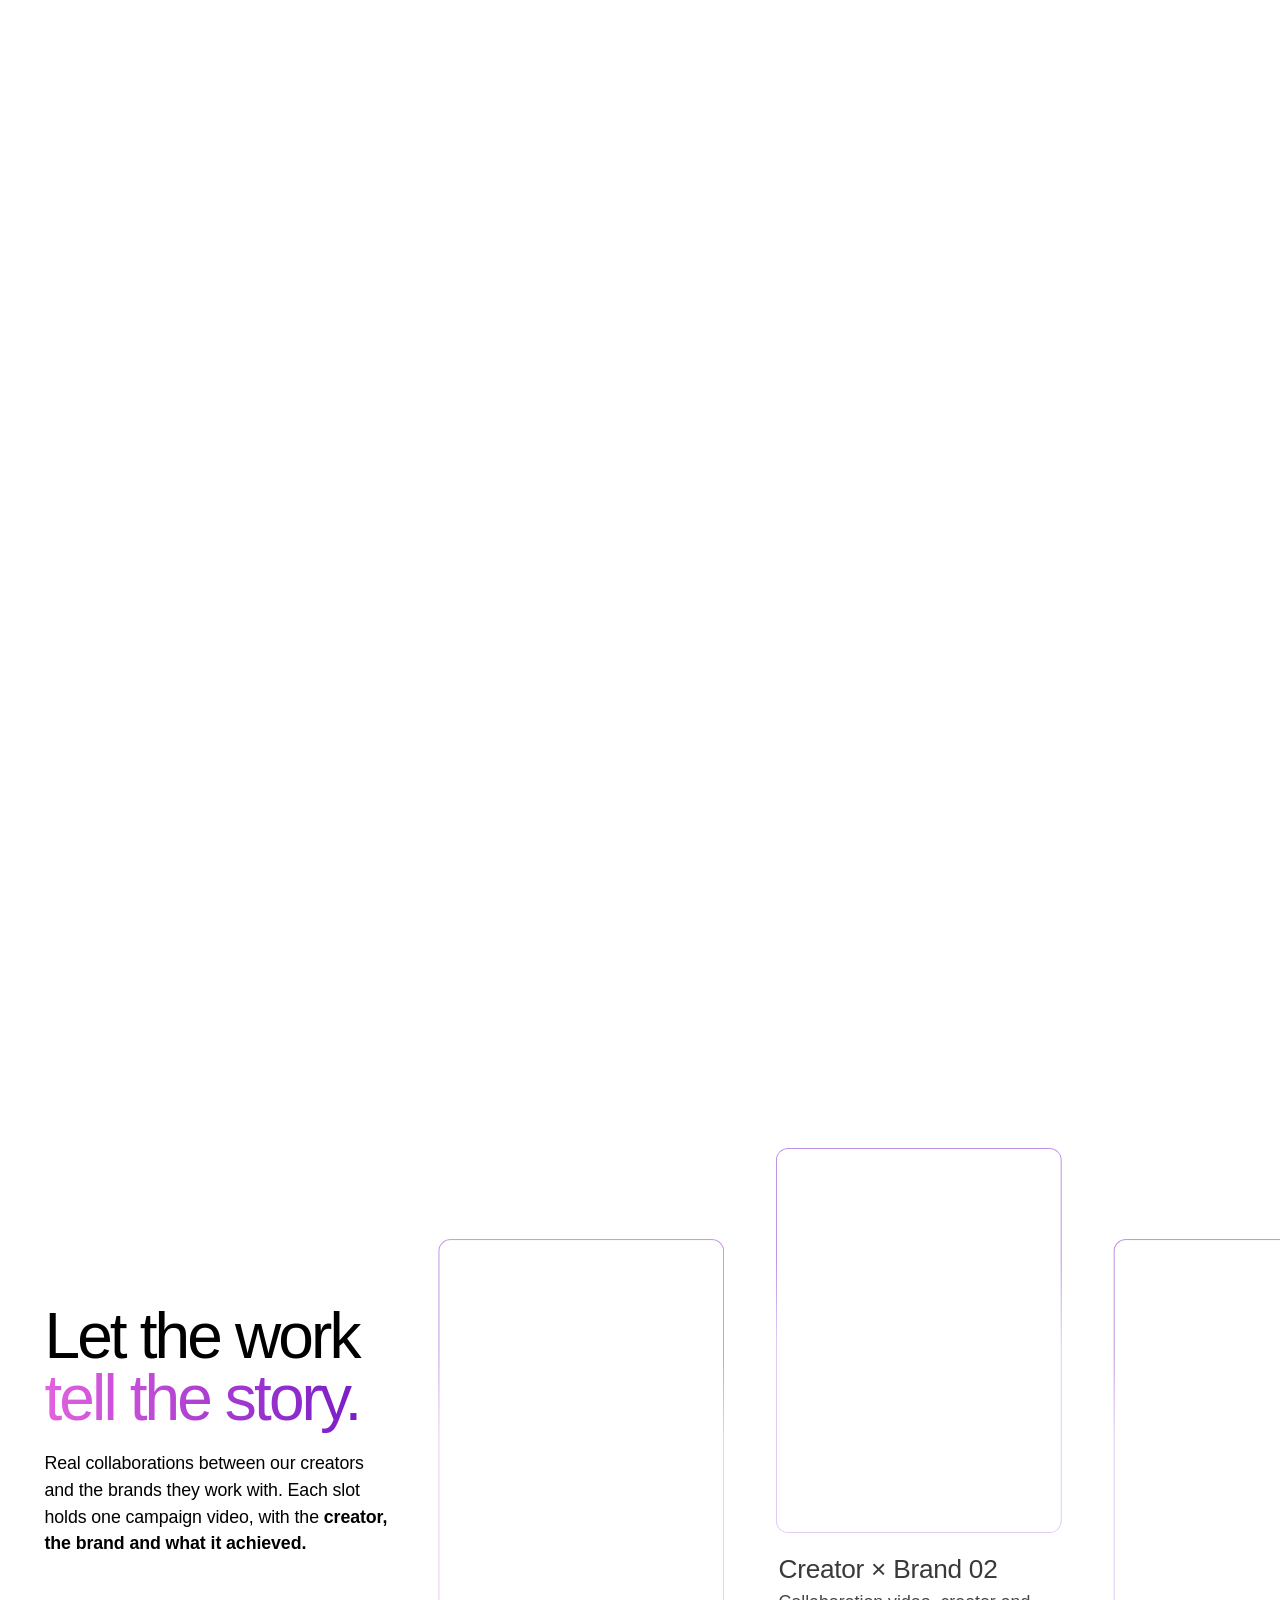
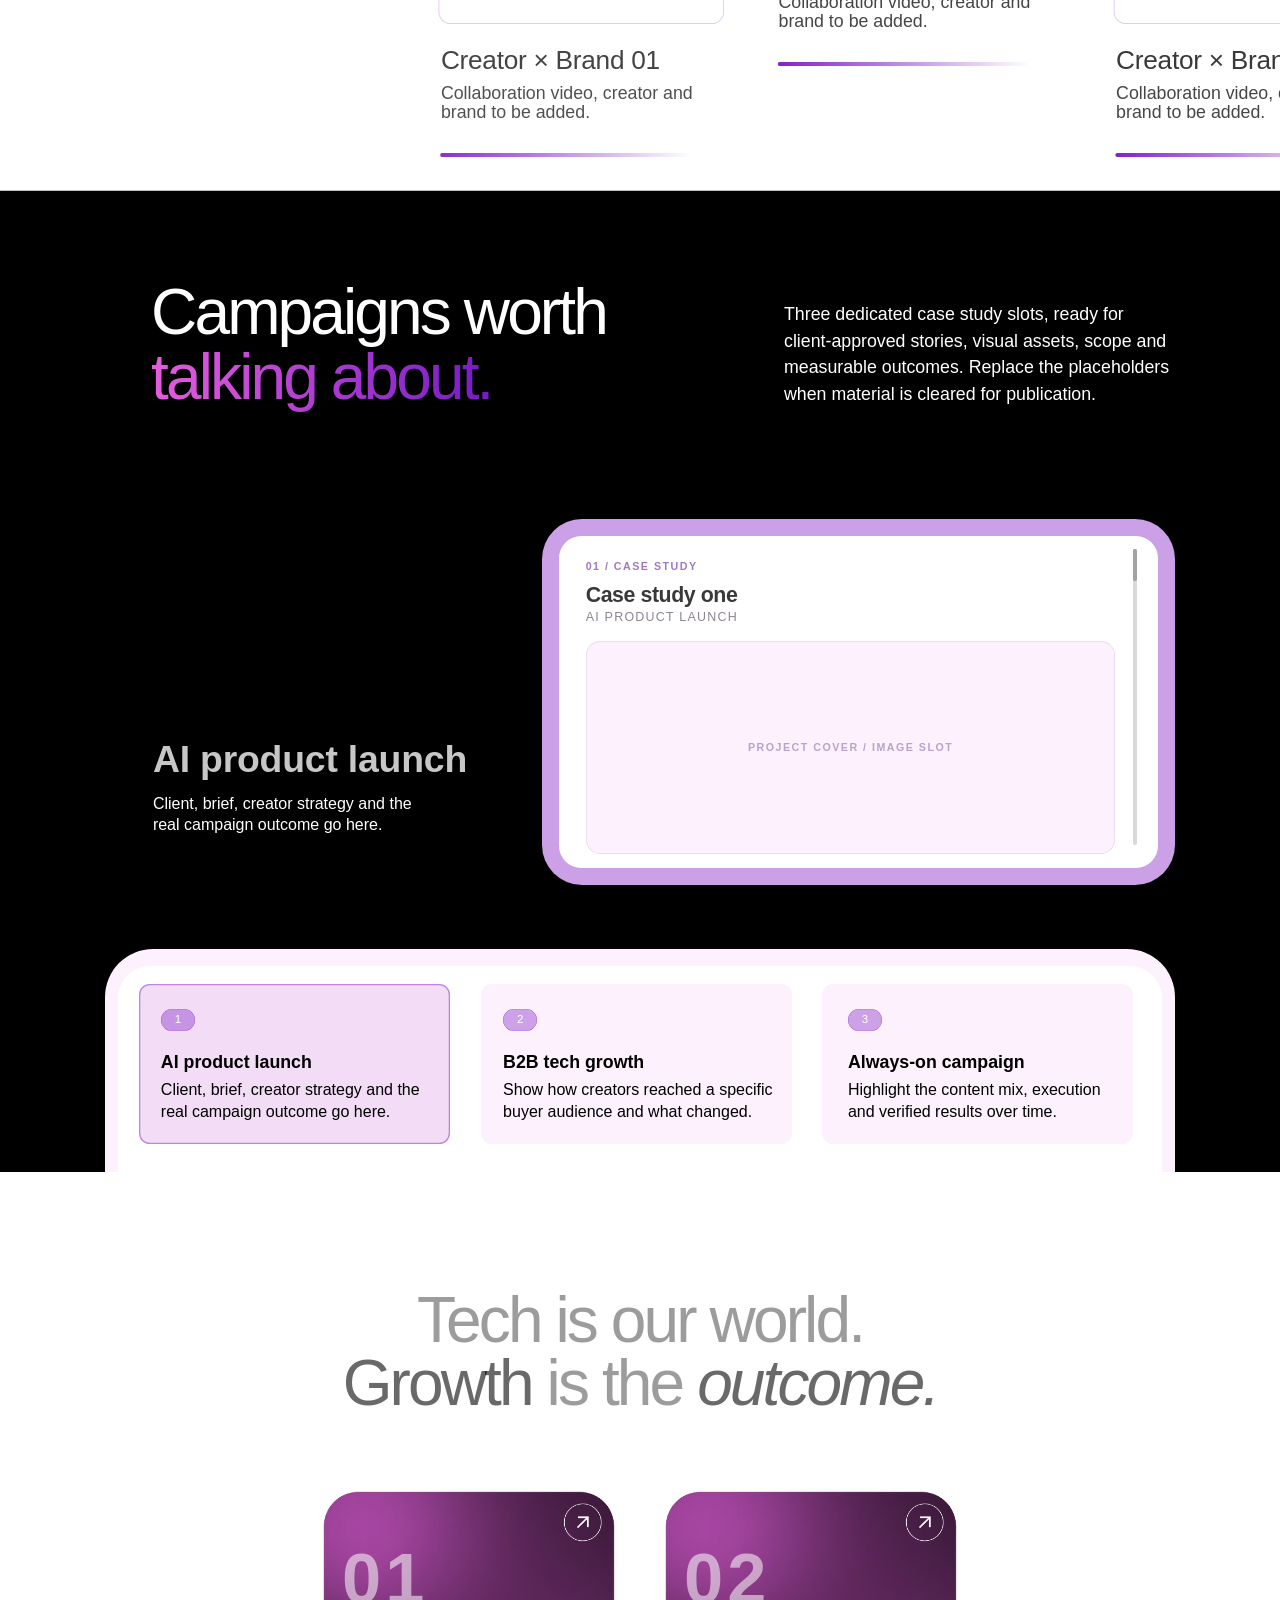
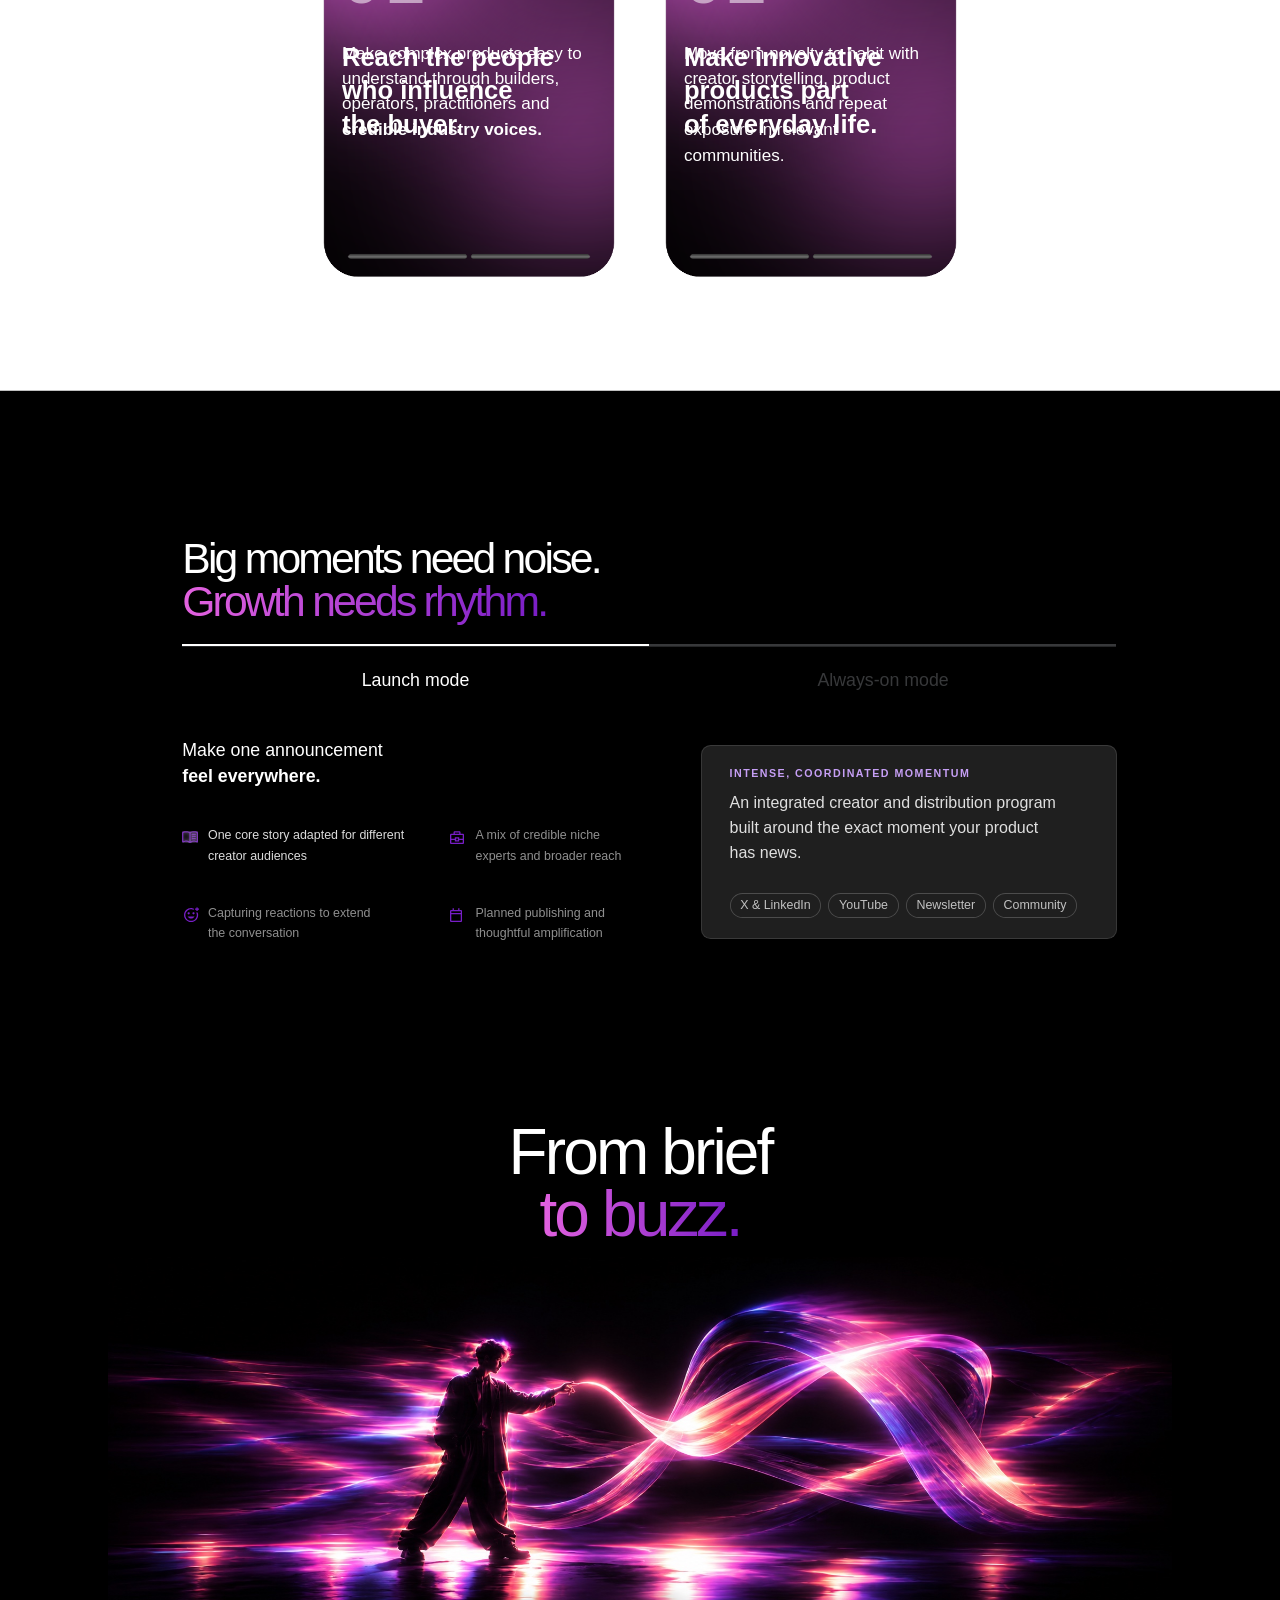
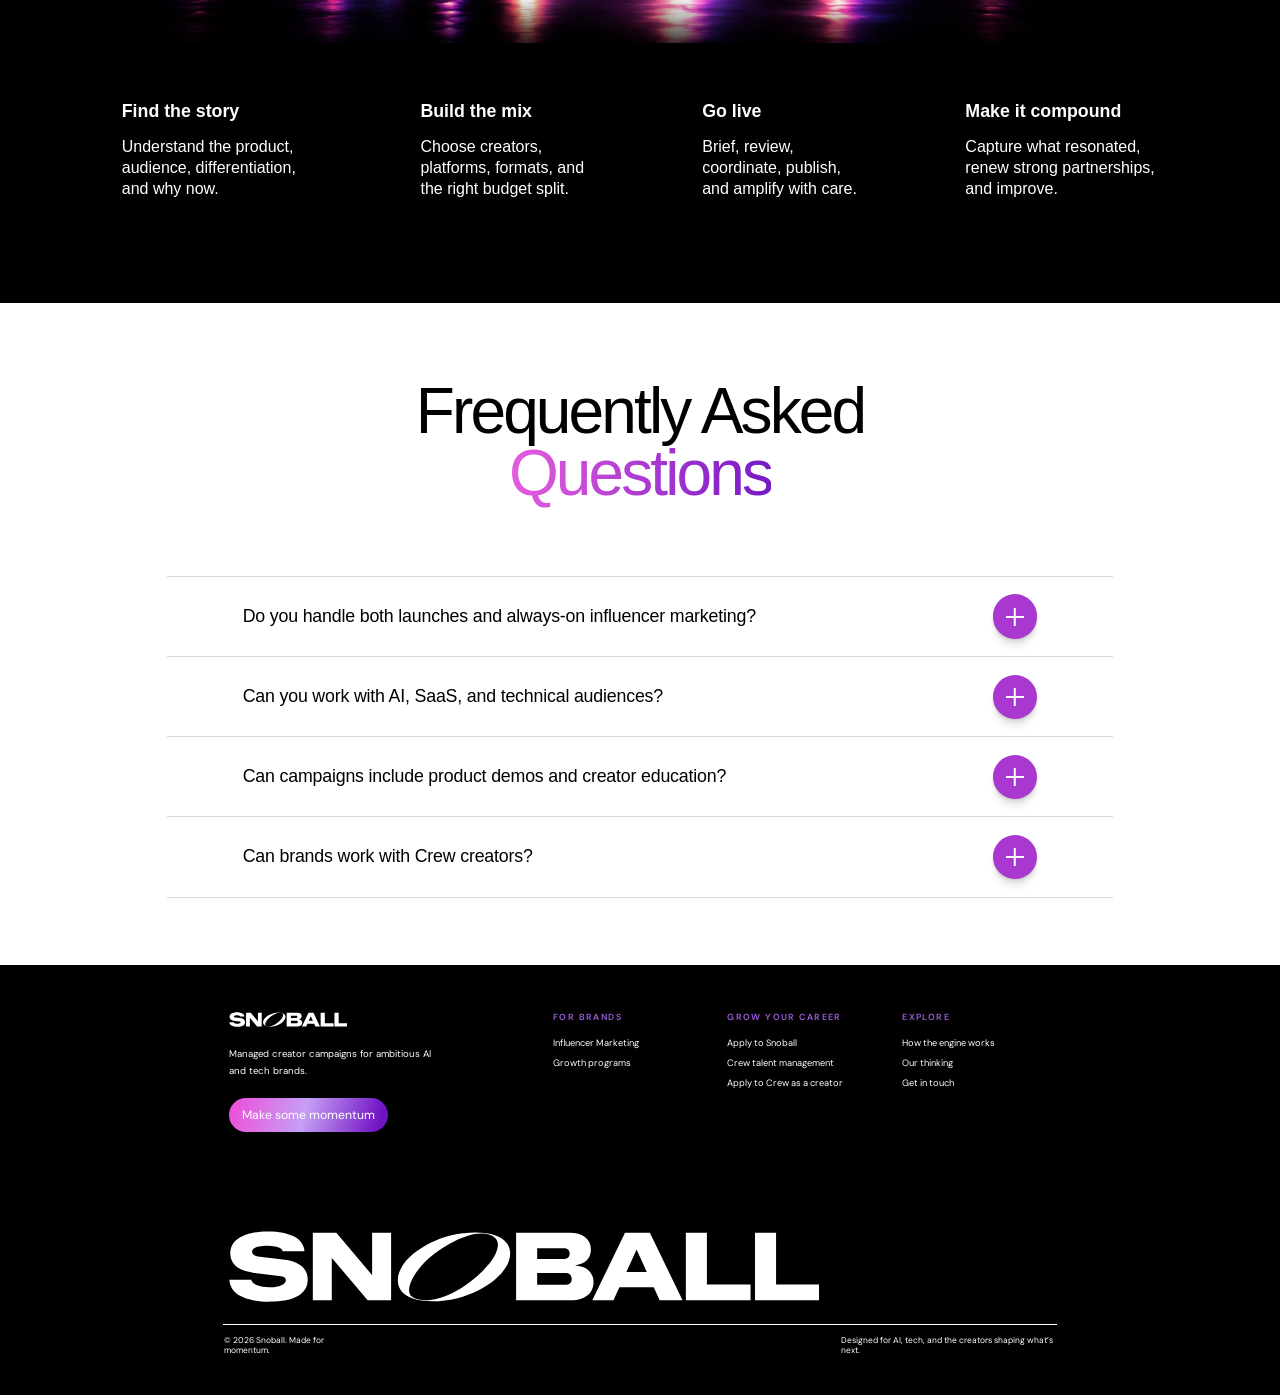
<file: brands.html>
<!DOCTYPE html>
<html lang="en">
<head>
  <meta charset="utf-8">
  <meta name="viewport" content="width=device-width, initial-scale=1">
  <title>Creator Marketing for AI &amp; Tech Companies | Snoball</title>
  <meta name="description" content="Fully managed creator campaigns for AI and tech companies — strategy, creator discovery, activation and reporting, handled end-to-end by Snoball.">
  <link rel="preconnect" href="https://fonts.googleapis.com"><link rel="preconnect" href="https://fonts.gstatic.com" crossorigin><link href="https://fonts.googleapis.com/css2?family=DM+Sans:ital,opsz,wght@0,9..40,300..800;1,9..40,300..800&display=swap" rel="stylesheet">
  <link rel="stylesheet" href="css/base.css">
  <link rel="stylesheet" href="css/brands.css">
</head>
<body class="brands">

<header class="nav">
  <div class="nav__inner">
    <a class="nav__logo" href="index.html" aria-label="Snoball home"><img src="assets/img/logo.svg" alt="Snoball"></a>
    <nav class="nav__links" aria-label="Primary">
      <div class="nav__drop">
        <button class="nav__drop-btn" type="button" aria-expanded="false" aria-controls="nav-what">What we do <svg width="10" height="6" viewBox="0 0 10 6" aria-hidden="true"><path d="M1 1l4 4 4-4" fill="none" stroke="currentColor" stroke-width="1.5" stroke-linecap="round" stroke-linejoin="round"/></svg></button>
        <div class="nav__menu" id="nav-what">
          <a href="brands.html" aria-current="page">Influencer marketing</a>
          <a href="crew.html">Creator management</a>
        </div>
      </div>
      <a href="brands.html#how-it-works">How it works</a>
      <a href="index.html#approach">Our approach</a>
      <a href="crew.html">For creators</a>
      <a class="btn-build" href="brands.html#contact">Let’s build</a>
    </nav>
    <button class="nav__toggle" aria-label="Menu"><span></span></button>
  </div>
</header>

<main class="page">

  <!-- ===== Hero ===== -->
  <section class="b-hero">
    <div class="b-hero__glow" aria-hidden="true"></div>
    <h1 class="b-hero__title">
      <span class="b-hero__l1">Creator marketing.</span>
      <span class="b-hero__l2">Finally, <em class="b-grad b-grad--engine">an engine.</em></span>
    </h1>
    <p class="b-hero__lede">Fully managed creator campaigns for AI and tech companies. Our team uses Snoball technology to<br class="d"> <strong>plan strategy, discover relevant creators, manage activations and report performance</strong> — from<br class="d"> brand awareness to product launches and always-on growth.</p>
    <div class="b-hero__toggle">
      <a class="b-pill" href="#contact" aria-label="Plan an influencer campaign">Plan</a>
      <a class="b-pill" href="#workflow" aria-label="Explore the platform">Explore</a>
    </div>
    <!-- Illustrative workspace (copy from the original site's demo). js/brands.js switches the views and steps
         through them on its own until someone uses it. -->
    <div class="b-hero__panel" data-ws aria-label="Illustrative Snoball creator workspace" role="group">
      <div class="ws__top">
        <span class="ws__brand"><b>snoball<i>.</i></b><span>/</span>Creator workspace</span>
        <span class="ws__note">Managed by Snoball team · Interactive demo</span>
        <span class="ws__live"><i></i>Preview</span>
      </div>
      <div class="ws__nav" role="tablist" aria-label="Workspace views">
        <button class="ws__tab is-active" role="tab" aria-selected="true"><svg viewBox="0 0 24 24" aria-hidden="true"><circle cx="12" cy="12" r="8.5"/><circle cx="12" cy="12" r="4.5"/><circle cx="12" cy="12" r=".9" fill="currentColor"/></svg>Strategy</button>
        <button class="ws__tab" role="tab" aria-selected="false"><svg viewBox="0 0 24 24" aria-hidden="true"><circle cx="10.5" cy="10.5" r="6.5"/><path d="M15.4 15.4 20 20"/></svg>Discover</button>
        <button class="ws__tab" role="tab" aria-selected="false"><svg viewBox="0 0 24 24" aria-hidden="true"><rect x="3.5" y="4" width="17" height="16" rx="3"/><path d="M9.5 4v16M15 4v16"/></svg>Campaigns</button>
        <button class="ws__tab" role="tab" aria-selected="false"><svg viewBox="0 0 24 24" aria-hidden="true"><path d="M4 20h16M7 16v-4M12 16V7M17 16v-6"/></svg>Reporting</button>
        <p class="ws__flow">Discovery → Collaboration → Impact</p>
      </div>
      <div class="ws__screens">
        <section class="ws__screen is-active" role="tabpanel">
          <div class="ws__intro">
            <p class="ws__eyebrow"><span class="ic ic--sparkle" aria-hidden="true"></span> Plan your next campaign</p>
            <h3>What are we growing?</h3>
            <p>Select a goal and see the campaign direction take shape.</p>
            <div class="ws__chips" data-goals>
              <button class="ws__chip is-active" data-goal="launch">Product launch</button>
              <button class="ws__chip" data-goal="awareness">Brand awareness</button>
              <button class="ws__chip" data-goal="always">Always-on growth</button>
            </div>
          </div>
          <div class="ws__visual ws__plan">
            <p class="ws__plan-head"><span>Your strategy preview</span><span><span class="ic ic--sparkle" aria-hidden="true"></span></span></p>
            <div data-goal-out>
              <h4>Turn your launch into a conversation.</h4>
              <p>Build awareness with trusted tech voices, early product demonstrations and coordinated distribution.</p>
              <p class="ws__tags"><span>X + LinkedIn</span><span>Tech creators</span><span>Product demos</span></p>
            </div>
          </div>
          <p class="ws__foot"><span><i></i>Campaign goal selected</span><span>Step 01 of 04</span></p>
        </section>
        <section class="ws__screen" role="tabpanel">
          <div class="ws__intro">
            <p class="ws__eyebrow"><span class="ic ic--sparkle" aria-hidden="true"></span> Creator discovery</p>
            <h3>Find the right voices.</h3>
            <p>Explore an example shortlist by channel and audience relevance.</p>
            <div class="ws__chips" data-channels>
              <button class="ws__chip is-active">All</button>
              <button class="ws__chip">X</button>
              <button class="ws__chip">LinkedIn</button>
              <button class="ws__chip">YouTube</button>
              <button class="ws__chip">Instagram</button>
            </div>
          </div>
          <div class="ws__visual ws__people" data-people></div>
          <p class="ws__foot"><span><i></i>Example creator profiles</span><span>Step 02 of 04</span></p>
        </section>
        <section class="ws__screen" role="tabpanel">
          <div class="ws__intro">
            <p class="ws__eyebrow"><span class="ic ic--sparkle" aria-hidden="true"></span> Campaign operations</p>
            <h3>From yes to live.</h3>
            <p>Keep collaborations moving through one organized workflow.</p>
            <p class="ws__note-box"><span class="ic ic--sparkle" aria-hidden="true"></span> Example pipeline, illustrating how a campaign can be managed</p>
          </div>
          <div class="ws__visual ws__pipe">
            <div><span>Shortlisted</span><b>Creator research</b><small>Audience fit &amp; format</small></div>
            <div><span>In conversation</span><b>Partner outreach</b><small>Reviewing the brief</small></div>
            <div><span>Ready to post</span><b>Creative approvals</b><small>Schedule &amp; assets</small></div>
          </div>
          <p class="ws__foot"><span><i></i>Workflow visibility</span><span>Step 03 of 04</span></p>
        </section>
        <section class="ws__screen" role="tabpanel">
          <div class="ws__intro">
            <p class="ws__eyebrow"><span class="ic ic--sparkle" aria-hidden="true"></span> Campaign intelligence</p>
            <h3>See what resonates.</h3>
            <p>Our <strong>proprietary tool</strong> helps you manage every campaign and analyse what is working, from channel mix to the content worth repeating.</p>
          </div>
          <div class="ws__visual ws__chart">
            <p class="ws__chart-head"><b>Engagement by channel</b><span>Illustrative sample</span></p>
            <div class="ws__bars">
              <div><i style="--h:.76;--bar:#6247db"></i><span>X</span></div>
              <div><i style="--h:.95;--bar:#c886fa"></i><span>LinkedIn</span></div>
              <div><i style="--h:.63;--bar:#fd9aa5"></i><span>YouTube</span></div>
              <div><i style="--h:.48;--bar:#e5c46c"></i><span>Instagram</span></div>
            </div>
          </div>
          <p class="ws__foot"><span><i></i>Report visualization</span><span>Step 04 of 04</span></p>
        </section>
      </div>
    </div>
  </section>

  <!-- ===== Creator Marketing, without the chaos ===== -->
  <!-- Pinned while scrolling: the front card lifts away and the next step comes forward (js/brands.js).
       Steps and their panels follow the original site's workflow section. -->
  <section class="b-chaos" id="workflow" data-chaos>
    <div class="b-chaos__stage" data-stick data-span="122 813">
    <h2 class="b-h2 b-chaos__title">Creator marketing, <br><span class="b-grad b-grad--chaos">without the chaos.</span></h2>
    <p class="b-chaos__copy">Our team does the work — powered by agentic<br class="d"> workflows and proprietary creator and campaign<br class="d"> data. We <strong>handle planning, sourcing, negotiation,<br class="d"> execution, amplification and reporting end-to-<br class="d">end.</strong> You get one accountable partner, not another<br class="d"> dashboard to operate.</p>

    <div class="b-stack">
      <article class="b-stack__card">
        <div class="b-stack__body">
          <span class="b-badge">1</span>
          <h3 class="b-stack__title">Start with a growth goal. <br>Not a spreadsheet.</h3>
          <p class="b-stack__text">Set the objective, define your <strong>ideal customer profile</strong>, choose the right channels and turn a brief into a <strong>coordinated creator plan</strong>. A better campaign starts with the <strong>right decisions</strong>, not a giant database.</p>
        </div>
        <div class="b-stack__media">
          <div class="sui">
            <p class="sui__head"><span>Campaign planner</span><span><span class="ic ic--sparkle" aria-hidden="true"></span></span></p>
            <h4 class="sui__title"><span class="sui__title-ic"><span class="ic ic--rocket" aria-hidden="true"></span></span>Product launch <span>/ AI workflow tool</span></h4>
            <div class="sui__box"><small>Campaign objective</small><b>Awareness → Product education → Trials</b></div>
            <ul class="sui__checks">
              <li><i><span class="ic ic--check" aria-hidden="true"></span></i>Creator strategy</li>
              <li><i><span class="ic ic--check" aria-hidden="true"></span></i>Channel selection</li>
              <li class="is-next"><i></i>Activation roadmap</li>
            </ul>
            <div class="sui__channels"><small>Channels</small>
              <span class="sui__ch sui__ch--x" aria-label="X"><span class="ic ic--x" aria-hidden="true"></span></span>
              <span class="sui__ch sui__ch--linkedin"><span class="ic ic--linkedin" aria-hidden="true"></span>LinkedIn</span>
              <span class="sui__ch sui__ch--youtube"><span class="ic ic--youtube" aria-hidden="true"></span>YouTube</span>
            </div>
          </div>
        </div>
      </article>
      <article class="b-stack__card">
        <div class="b-stack__body">
          <span class="b-badge">2</span>
          <h3 class="b-stack__title">Find people your <br>buyers already trust.</h3>
          <p class="b-stack__text">Compare <strong>audience fit</strong>, content formats and platform relevance so the shortlist makes strategic sense. Think creator selection built around <strong>your customer</strong>, not vanity metrics.</p>
        </div>
        <div class="b-stack__media">
          <div class="sui">
            <p class="sui__head"><span>Creator shortlist</span><span><span class="ic ic--sparkle" aria-hidden="true"></span></span></p>
            <ul class="sui__people">
              <li><i class="sui__av sui__av--youtube"><span class="ic ic--youtube" aria-hidden="true"></span></i><span><b>Developer educator</b><small>YouTube · AI &amp; coding</small></span><em>Strong fit</em></li>
              <li><i class="sui__av sui__av--linkedin"><span class="ic ic--linkedin" aria-hidden="true"></span></i><span><b>Founder voice</b><small>LinkedIn · B2B tech</small></span><em>Strong fit</em></li>
              <li><i class="sui__av sui__av--x"><span class="ic ic--x" aria-hidden="true"></span></i><span><b>Operator creator</b><small>X · Productivity tools</small></span><em class="is-soft">Relevant</em></li>
            </ul>
            <p class="sui__foot">Illustrative creator profiles · No live database connected</p>
          </div>
        </div>
      </article>
      <article class="b-stack__card">
        <div class="b-stack__body">
          <span class="b-badge">3</span>
          <h3 class="b-stack__title">Manage a hundred moving parts. <br>Without losing the plot.</h3>
          <p class="b-stack__text">Bring creator outreach, brief status, approvals and campaign milestones into a <strong>single operational view</strong>. You keep control of the story while the work moves forward.</p>
        </div>
        <div class="b-stack__media">
          <div class="sui">
            <p class="sui__head"><span>Workflow example</span><span>Launch rollout</span></p>
            <ol class="sui__steps">
              <li><i>01</i>Confirm creator shortlist<em>Ready <span class="ic ic--check" aria-hidden="true"></span></em></li>
              <li><i>02</i>Share briefs and assets<em>Ready <span class="ic ic--check" aria-hidden="true"></span></em></li>
              <li><i>03</i>Review creative<em class="is-now">In progress</em></li>
              <li><i>04</i>Publish &amp; amplify<em class="is-soft">Up next</em></li>
            </ol>
          </div>
        </div>
      </article>
      <article class="b-stack__card">
        <div class="b-stack__body">
          <span class="b-badge">4</span>
          <h3 class="b-stack__title">Know what worked. <br>Make the next one smarter.</h3>
          <p class="b-stack__text">Bring distribution, creator performance and campaign learnings into view. Give growth teams the clarity to double down on the creators, angles and formats that <strong>earn attention</strong>.</p>
        </div>
        <div class="b-stack__media">
          <div class="sui">
            <p class="sui__head"><span>Campaign insights</span><span>Sample visualization</span></p>
            <div class="sui__wave">
              <svg viewBox="0 0 440 130" preserveAspectRatio="none" aria-hidden="true">
                <defs><linearGradient id="suiFill" x1="0" x2="0" y1="0" y2="1"><stop offset="0" stop-color="#ad8cff" stop-opacity=".46"/><stop offset="1" stop-color="#ad8cff" stop-opacity="0"/></linearGradient></defs>
                <path d="M0 104 C38 103 48 76 80 80 S143 83 176 60 S230 85 264 45 S325 48 357 29 S407 32 440 11 L440 130 L0 130Z" fill="url(#suiFill)"/>
                <path d="M0 104 C38 103 48 76 80 80 S143 83 176 60 S230 85 264 45 S325 48 357 29 S407 32 440 11" fill="none" stroke="#7956d9" stroke-width="4" stroke-linecap="round" vector-effect="non-scaling-stroke"/>
              </svg>
              <span class="sui__cover" aria-hidden="true"></span>
            </div>
            <p class="sui__labels"><span>Awareness</span><span>Engagement</span><span>Momentum</span><span>Repeat</span></p>
          </div>
        </div>
      </article>
    </div>
    </div>
  </section>

  <!-- ===== Let clients tell the story ===== -->
  <!-- The three frames stay put and the four perspectives step through them on their own, in a loop
       (03 moves up into 02's place, 02 into 01's, 01 leaves on the left and comes back on the right) (js/brands.js) -->
  <section class="b-testi" data-testi>
    <div class="b-testi__stage">
    <div class="b-testi__intro">
      <h2 class="b-h2 b-testi__title">Let the work <br><span class="b-grad b-grad--story">tell the story.</span></h2>
      <p class="b-testi__copy">Real collaborations between our creators<br class="d"> and the brands they work with. Each slot<br class="d"> holds one campaign video, with the <strong>creator,<br class="d"> the brand and what it achieved.</strong></p>
    </div>
    <div class="b-testi__track">
      <div class="b-testi__rail" data-track>
      <figure class="b-tcard">
        <div class="b-tcard__video"></div>
        <figcaption><span class="b-tcard__name">Creator × Brand 01</span><span class="b-tcard__role">Collaboration video, creator and brand to be added.</span></figcaption>
        <span class="b-tcard__bar"></span>
      </figure>
      <figure class="b-tcard b-tcard--up">
        <div class="b-tcard__video"></div>
        <figcaption><span class="b-tcard__name">Creator × Brand 02</span><span class="b-tcard__role">Collaboration video, creator and brand to be added.</span></figcaption>
        <span class="b-tcard__bar"></span>
      </figure>
      <figure class="b-tcard">
        <div class="b-tcard__video"></div>
        <figcaption><span class="b-tcard__name">Creator × Brand 03</span><span class="b-tcard__role">Collaboration video, creator and brand to be added.</span></figcaption>
        <span class="b-tcard__bar"></span>
      </figure>
      <figure class="b-tcard b-tcard--up">
        <div class="b-tcard__video"></div>
        <figcaption><span class="b-tcard__name">Creator × Brand 04</span><span class="b-tcard__role">Collaboration video, creator and brand to be added.</span></figcaption>
        <span class="b-tcard__bar"></span>
      </figure>
      </div>
    </div>
    </div>
  </section>

  <!-- ===== Campaigns worth talking about ===== -->
  <section class="b-camp" data-tabs>
    <h2 class="b-h2 b-camp__title">Campaigns worth <br><span class="b-grad b-grad--talk">talking about.</span></h2>
    <p class="b-camp__copy">Three dedicated case study slots, ready for<br class="d"> client-approved stories, visual assets, scope and<br class="d"> measurable outcomes. Replace the placeholders<br class="d"> when material is cleared for publication.</p>

    <div class="b-camp__current">
      <h3 class="b-camp__name" data-tab-title>AI product launch</h3>
      <p class="b-camp__desc" data-tab-desc>Client, brief, creator strategy and the<br class="d"> real campaign outcome go here.</p>
    </div>

    <div class="b-case">
      <div class="b-case__inner">
        <div class="b-case__scroll" data-case-scroll>
          <!-- Filled from the selected tab (js/brands.js); the copy is the original site's, until approved case studies arrive -->
          <div class="b-case__content" data-case-body>
            <p class="b-case__eyebrow" data-case-num>01 / Case study</p>
            <p class="b-case__label" data-tab-case>Case study one</p>
            <p class="b-case__kind" data-case-kind>AI product launch</p>
            <div class="b-case__cover"><span>Project cover / image slot</span></div>
            <p class="b-case__desc" data-tab-desc2>Client, brief, creator strategy and the real campaign outcome go here.</p>
            <p class="b-case__status">Awaiting approved materials <span aria-hidden="true">↗</span></p>
          </div>
        </div>
        <span class="b-case__track" aria-hidden="true"><span class="b-case__thumb"></span></span>
      </div>
    </div>

    <div class="b-camp__tabs">
      <div class="b-camp__tabs-inner" role="tablist" aria-label="Case studies">
        <button class="b-ctab is-active" role="tab" aria-selected="true" data-tab>
          <span class="b-badge">1</span>
          <span class="b-ctab__title" data-case="Case study one">AI product launch</span>
          <span class="b-ctab__desc">Client, brief, creator strategy and the<br class="d"> real campaign outcome go here.</span>
        </button>
        <button class="b-ctab" role="tab" aria-selected="false" data-tab>
          <span class="b-badge">2</span>
          <span class="b-ctab__title" data-case="Case study two">B2B tech growth</span>
          <span class="b-ctab__desc">Show how creators reached a specific<br class="d"> buyer audience and what changed.</span>
        </button>
        <button class="b-ctab" role="tab" aria-selected="false" data-tab>
          <span class="b-badge">3</span>
          <span class="b-ctab__title" data-case="Case study three">Always-on campaign</span>
          <span class="b-ctab__desc">Highlight the content mix, execution<br class="d"> and verified results over time.</span>
        </button>
      </div>
    </div>
  </section>

  <!-- ===== Tech is our world ===== -->
  <section class="b-tech">
    <h2 class="b-h2 b-tech__title"><span class="b-tech__soft">Tech is our world.</span><br><span class="b-tech__strong">Growth</span> <span class="b-tech__soft">is the</span> <em class="b-tech__strong">outcome.</em></h2>
    <div class="b-tech__cards">
      <article class="b-tcard2 b-tcard2--1" tabindex="0">
        <span class="b-tcard2__glow" aria-hidden="true"></span>
        <img class="b-tcard2__bg" src="assets/img/brands-card-02.png" alt="">
        <span class="b-tcard2__story" aria-hidden="true"><i></i><i></i></span>
        <span class="b-tcard2__num">01</span>
        <div class="b-tcard2__slides">
          <div class="b-tcard2__slide b-tcard2__slide--1"><h3 class="b-tcard2__title">Reach the people <br> who influence the buyer.</h3></div>
          <div class="b-tcard2__slide b-tcard2__slide--2"><p class="b-tcard2__text">Make complex products easy to <br> understand through builders, <br> operators, practitioners and <br> <strong>credible industry voices.</strong></p></div>
        </div>
      </article>
      <article class="b-tcard2 b-tcard2--2" tabindex="0">
        <span class="b-tcard2__glow" aria-hidden="true"></span>
        <img class="b-tcard2__bg" src="assets/img/brands-card-02.png" alt="">
        <span class="b-tcard2__story" aria-hidden="true"><i></i><i></i></span>
        <span class="b-tcard2__num">02</span>
        <div class="b-tcard2__slides">
          <div class="b-tcard2__slide b-tcard2__slide--1"><h3 class="b-tcard2__title">Make innovative <br> products part of <br> everyday life.</h3></div>
          <div class="b-tcard2__slide b-tcard2__slide--2"><p class="b-tcard2__text">Move from novelty to habit with <br> creator storytelling, product <br> demonstrations and repeat exposure <br> in relevant communities.</p></div>
        </div>
      </article>
    </div>
  </section>

  <!-- ===== Big moments need noise ===== -->
  <section class="b-modes" data-modes>
    <h2 class="b-modes__title">Big moments need noise. <br><span class="b-grad b-grad--rhythm">Growth needs rhythm.</span></h2>
    <div class="b-modes__tabs" role="tablist" aria-label="Campaign modes">
      <span class="b-modes__ind" aria-hidden="true"></span>
      <button class="b-modes__tab is-active" role="tab" aria-selected="true">Launch mode</button>
      <button class="b-modes__tab" role="tab" aria-selected="false">Always-on mode</button>
    </div>
    <p class="b-modes__lead" data-mode-lead>Make one announcement <br><strong>feel everywhere.</strong></p>
    <ul class="b-modes__list">
      <li class="is-active"><img src="assets/img/brands-ic-book.svg" alt="">One core story adapted for different<br class="d"> creator audiences</li>
      <li><img src="assets/img/brands-ic-case.svg" alt="">A mix of credible niche<br class="d"> experts and broader reach</li>
      <li><img src="assets/img/brands-ic-smile.svg" alt="">Capturing reactions to extend<br class="d"> the conversation</li>
      <li><img src="assets/img/brands-ic-cal.svg" alt="">Planned publishing and<br class="d"> thoughtful amplification</li>
    </ul>
    <div class="b-modes__media">
      <p class="b-modes__label" data-mode-label>Intense, coordinated momentum</p>
      <p class="b-modes__desc" data-mode-desc>An integrated creator and distribution program built around the exact moment your product has news.</p>
      <p class="b-modes__chips"><span>X &amp; LinkedIn</span><span>YouTube</span><span>Newsletter</span><span>Community</span></p>
    </div>
  </section>

  <!-- ===== From brief to buzz ===== -->
  <section class="b-brief" id="how-it-works">
    <div class="b-brief__img" role="img" aria-label="A dancer sending streaks of pink and violet light across a dark stage" data-brief-art>
      <span class="b-brief__spot" aria-hidden="true"><span></span></span>
    </div>
    <h2 class="b-h2 b-brief__title">From brief <br><span class="b-grad b-grad--buzz">to buzz.</span></h2>
    <ol class="b-brief__steps">
      <li><h3>Find the story</h3><p>Understand the product, <br> audience, differentiation, <br> and why now.</p></li>
      <li><h3>Build the mix</h3><p>Choose creators, <br> platforms, formats, and <br> the right budget split.</p></li>
      <li><h3>Go live</h3><p>Brief, review, <br> coordinate, publish, <br> and amplify with care.</p></li>
      <li><h3>Make it compound</h3><p>Capture what resonated, <br> renew strong partnerships, <br> and improve.</p></li>
    </ol>
  </section>

  <!-- ===== FAQ ===== -->
  <section class="b-faq" id="contact">
    <h2 class="b-h2 b-faq__title">Frequently Asked <br><span class="b-grad b-grad--faq">Questions</span></h2>
    <div class="b-faq__list">
      <div class="b-faq__item" data-faq>
        <button aria-expanded="false"><span>Do you handle both launches and always-on influencer marketing?</span><i class="b-plus" aria-hidden="true"></i></button>
        <div class="b-faq__a"><p>Yes. Snoball is designed for high-intensity launch moments and ongoing partnerships that build product relevance over time. The mix depends on your audience, positioning, and growth goal.</p></div>
      </div>
      <div class="b-faq__item" data-faq>
        <button aria-expanded="false"><span>Can you work with AI, SaaS, and technical audiences?</span><i class="b-plus" aria-hidden="true"></i></button>
        <div class="b-faq__a"><p>That's the focus. We look at who your intended customers trust — founders, engineers, operators, educators, or everyday users — and structure creator selection around real audience relevance.</p></div>
      </div>
      <div class="b-faq__item" data-faq>
        <button aria-expanded="false"><span>Can campaigns include product demos and creator education?</span><i class="b-plus" aria-hidden="true"></i></button>
        <div class="b-faq__a"><p>Yes. We can brief creators to demonstrate real product value, explain workflows, and support awareness, consideration, and conversions as part of a managed influencer campaign.</p></div>
      </div>
      <div class="b-faq__item" data-faq>
        <button aria-expanded="false"><span>Can brands work with Crew creators?</span><i class="b-plus" aria-hidden="true"></i></button>
        <div class="b-faq__a"><p>Where the audience and fit make sense, Crew by Snoball is one source of creator relationships. We can also source outside represented talent to keep the brief and audience fit first.</p></div>
      </div>
    </div>
  </section>

</main>

<footer class="footer">
  <div class="footer__inner">
    <div class="footer__brand">
      <img class="footer__brand-logo" src="assets/img/logo-footer-small.svg" alt="Snoball">
      <p class="footer__tagline">Managed creator campaigns for ambitious AI and tech brands.</p>
      <a class="footer__cta" href="brands.html#contact">Make some momentum</a>
    </div>
    <div class="footer__col">
      <h4>For brands</h4>
      <a href="brands.html">Influencer Marketing</a>
      <a href="brands.html#how-it-works">Growth programs</a>
    </div>
    <div class="footer__col">
      <h4>Grow your career</h4>
      <a href="crew.html#apply">Apply to Snoball</a>
      <a href="crew.html">Crew talent management</a>
      <a href="crew.html#apply">Apply to Crew as a creator</a>
    </div>
    <div class="footer__col">
      <h4>Explore</h4>
      <a href="brands.html#how-it-works">How the engine works</a>
      <a href="index.html#approach">Our thinking</a>
      <a href="brands.html#contact">Get in touch</a>
    </div>
    <img class="footer__wordmark" src="assets/img/logo-wordmark.svg" alt="">
    <div class="footer__rule"></div>
    <p class="footer__legal footer__legal--left">© 2026 Snoball. Made for momentum.</p>
    <p class="footer__legal footer__legal--right">Designed for AI, tech, and the creators shaping what’s next.</p>
  </div>
</footer>
<script src="js/main.js"></script>
<script src="js/brands.js"></script>
<script>window.__commentRemote={url:"https://rpwkdgypubyflujwgqig.supabase.co",key:"sb_publishable_K_lqISfxJCKa1waMj0X49Q_MTiQOgHV"};</script>
<script src="comments.js" defer></script>
</body>
</html>
</file>
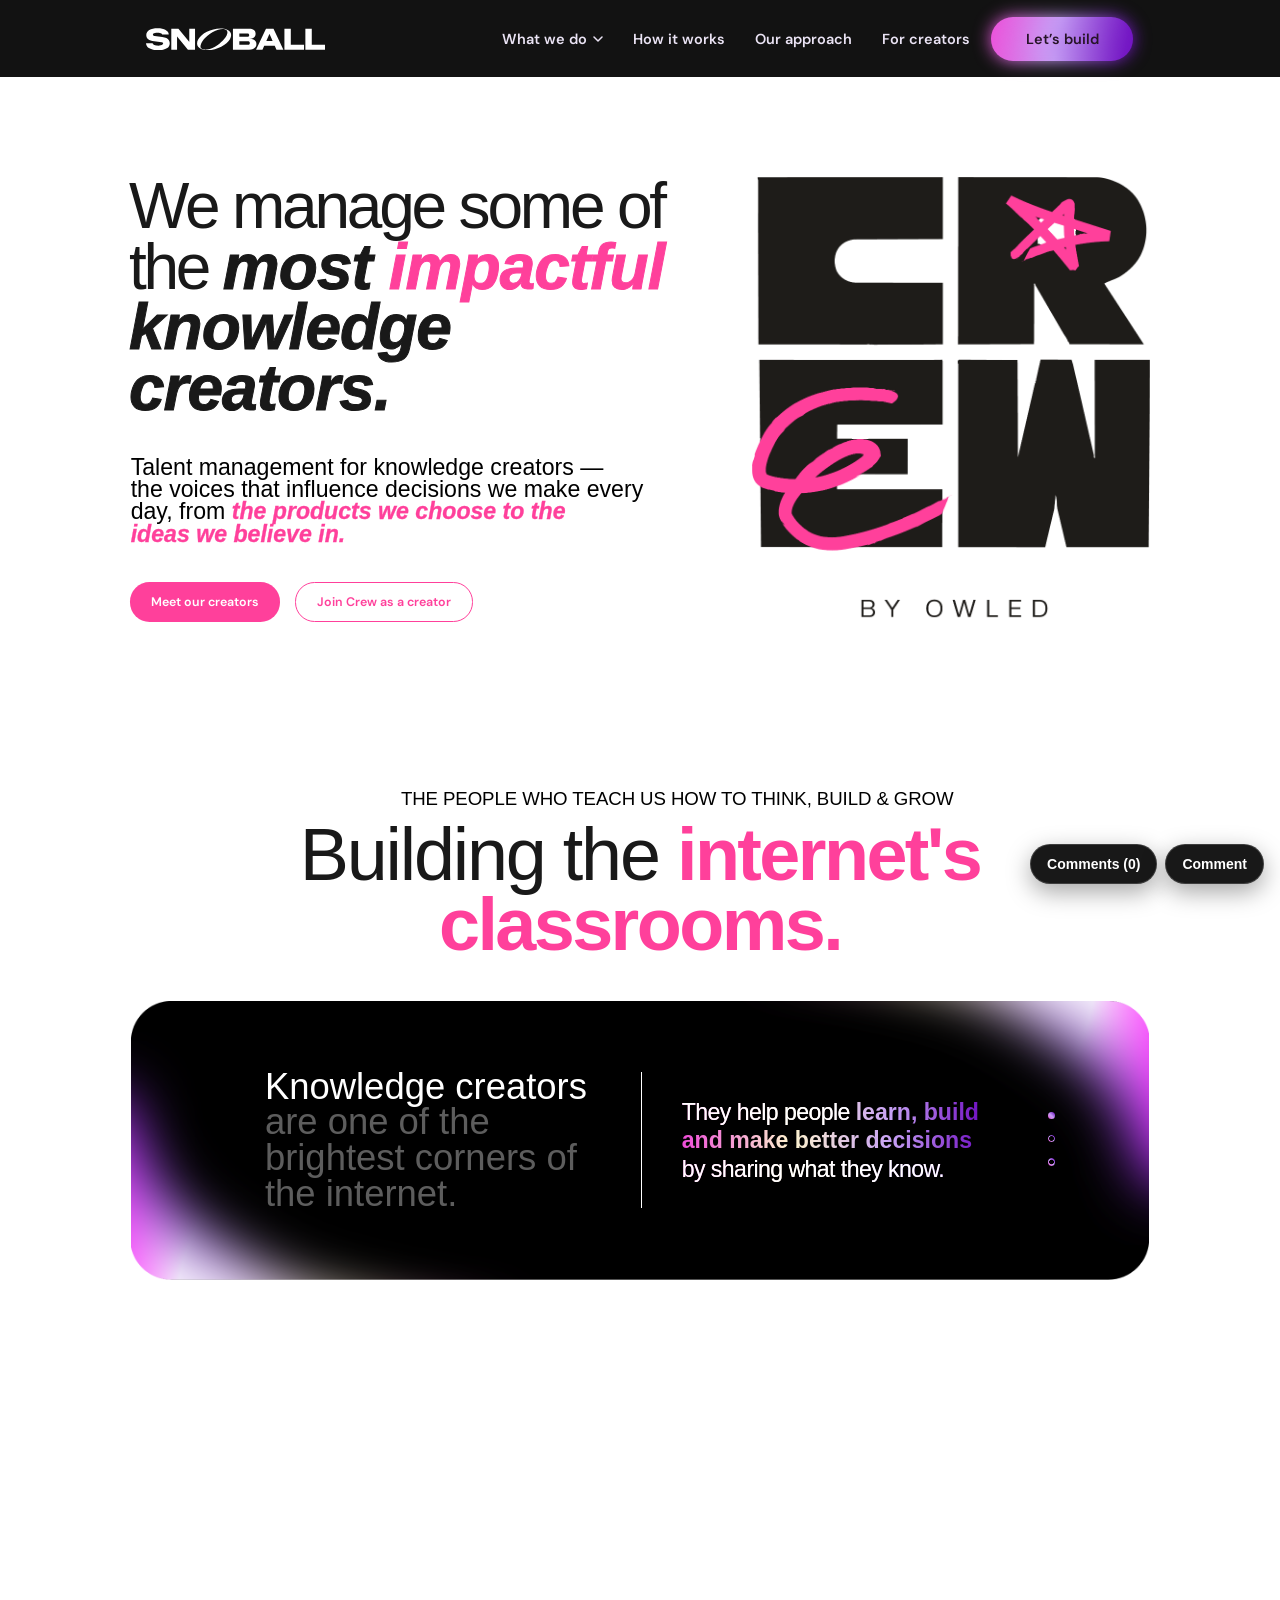
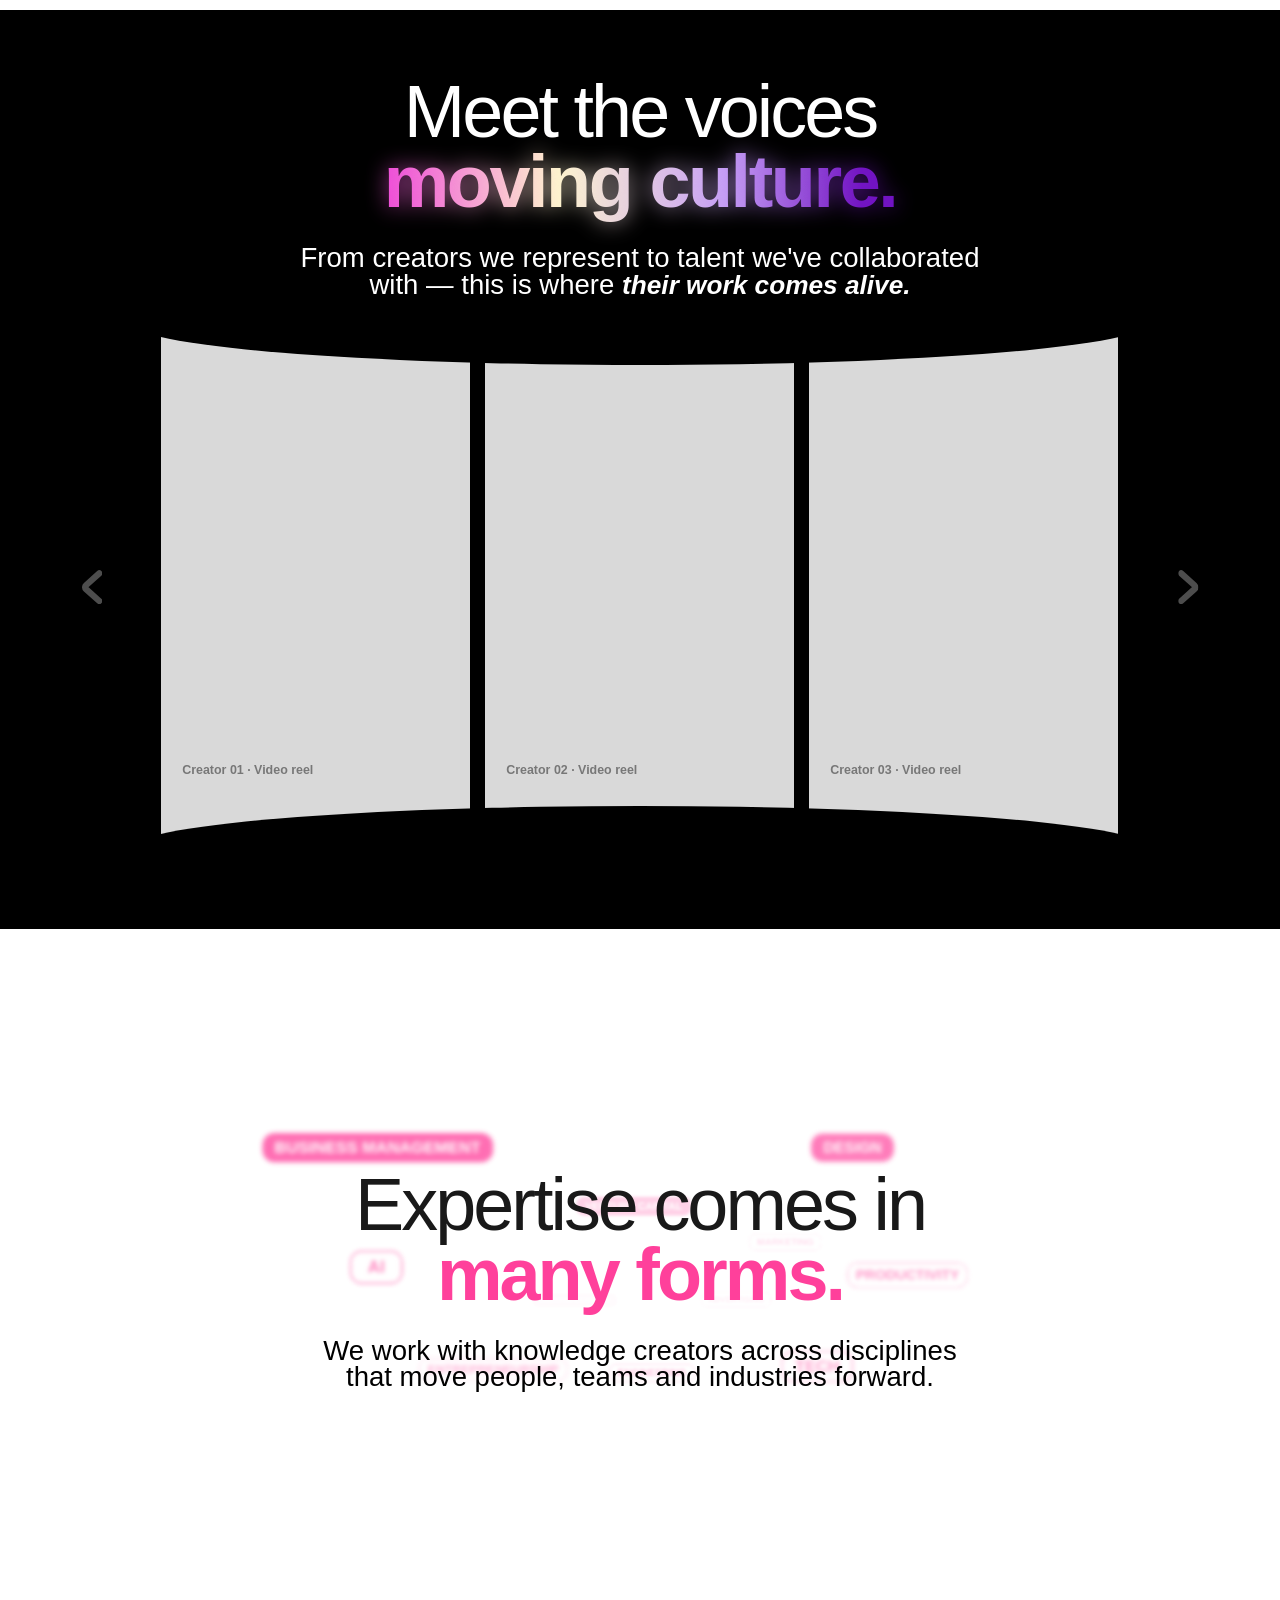
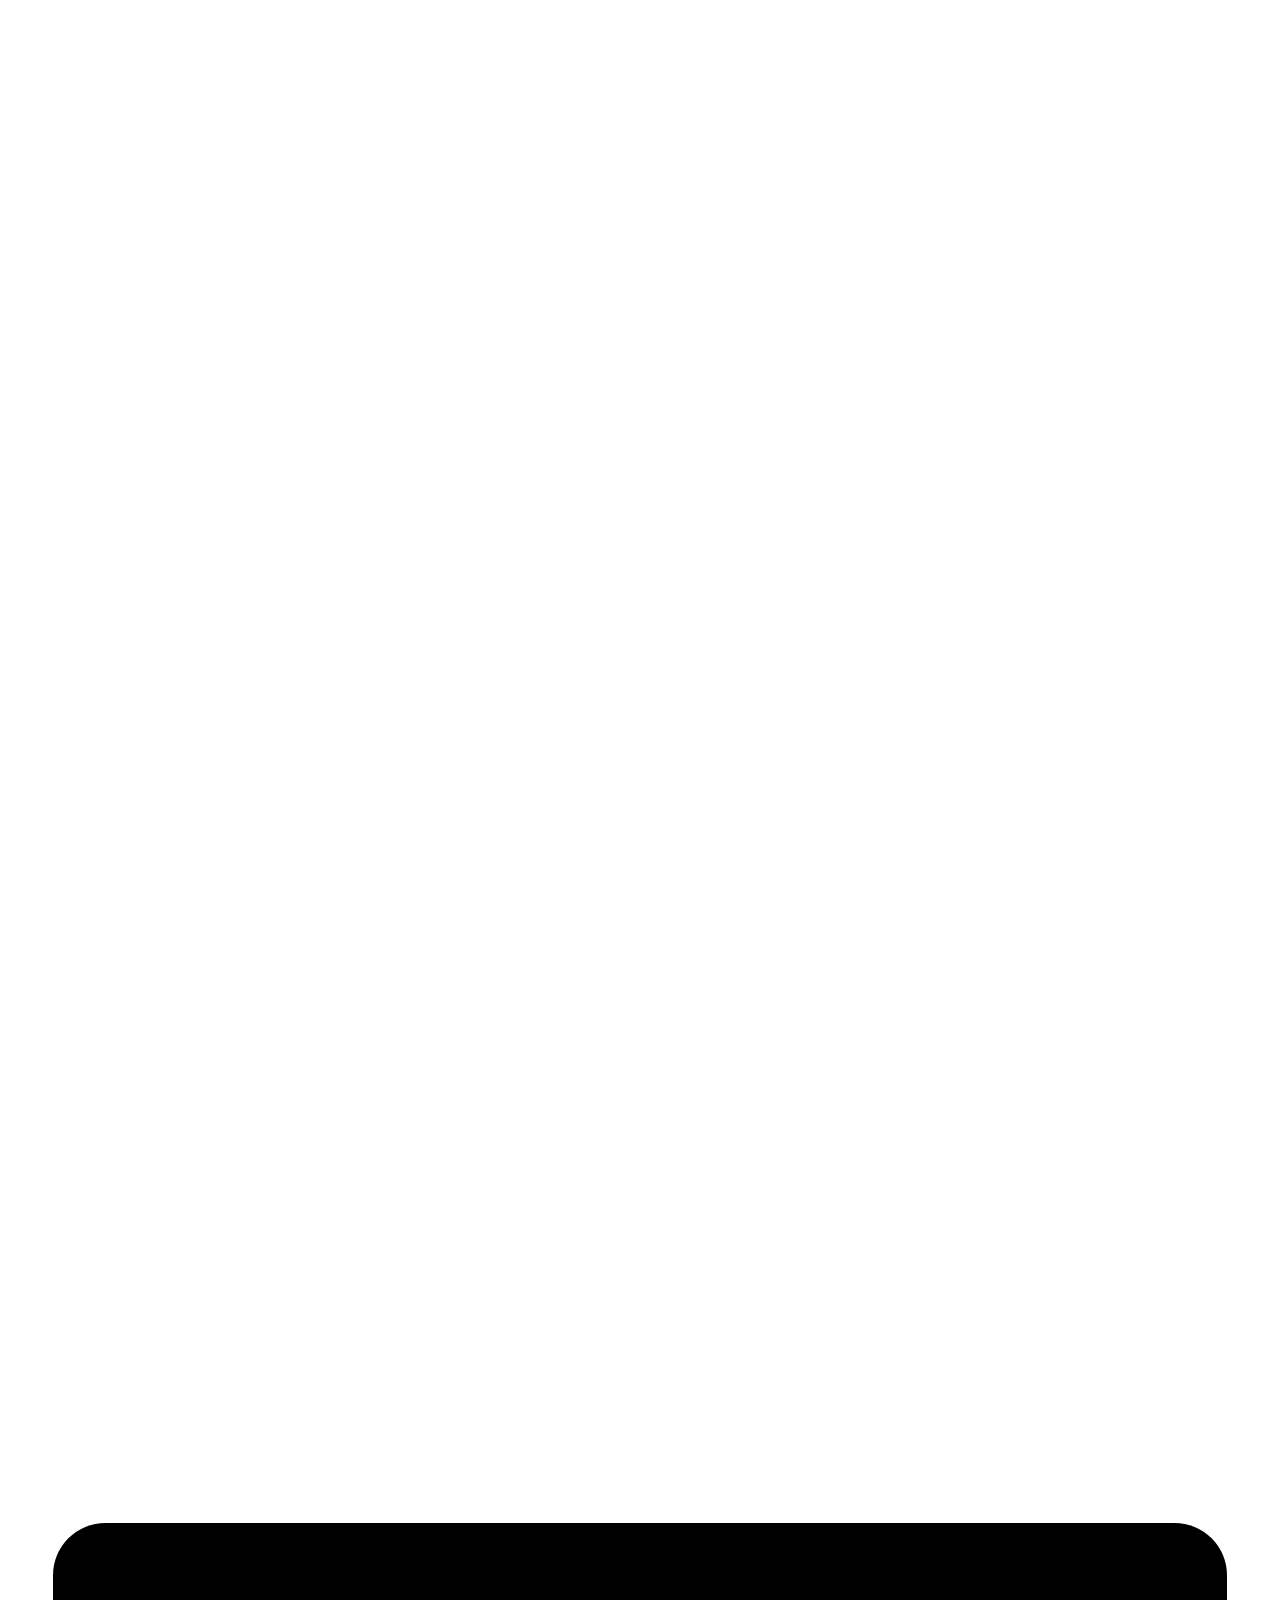
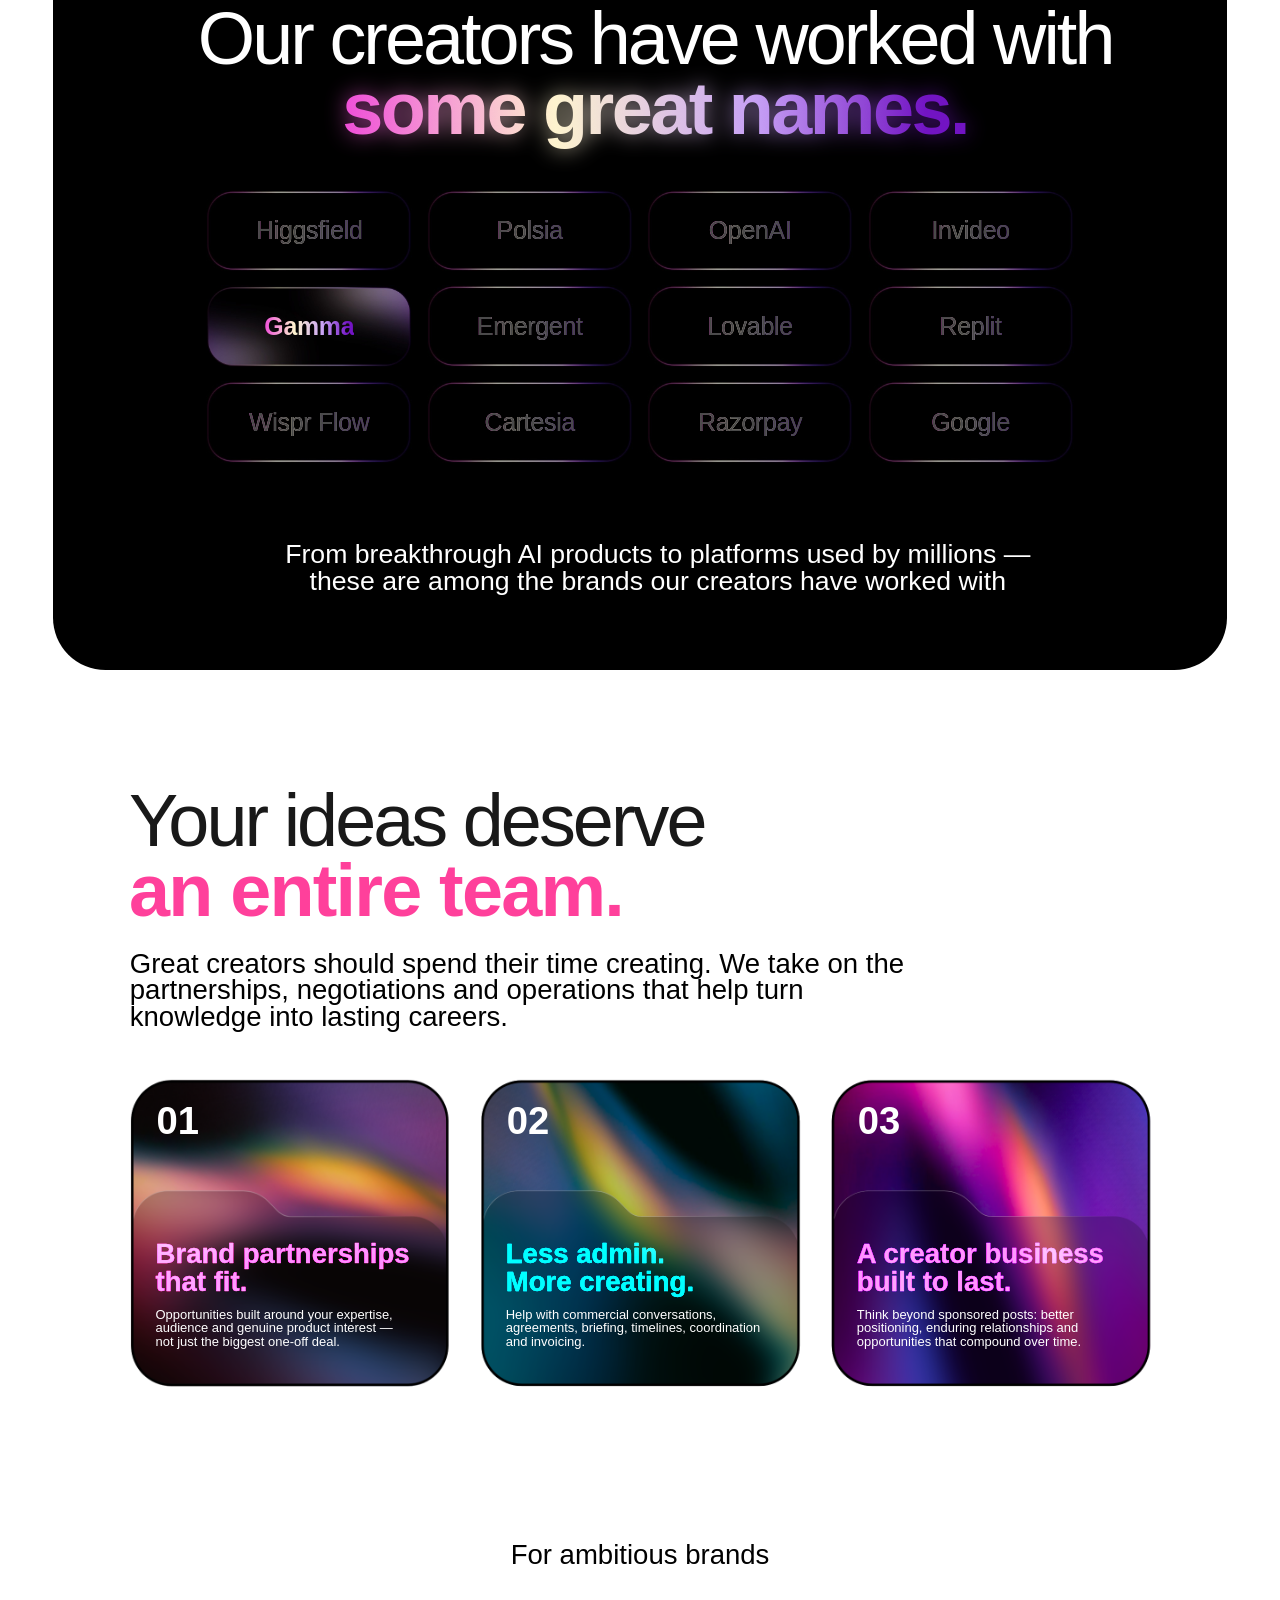
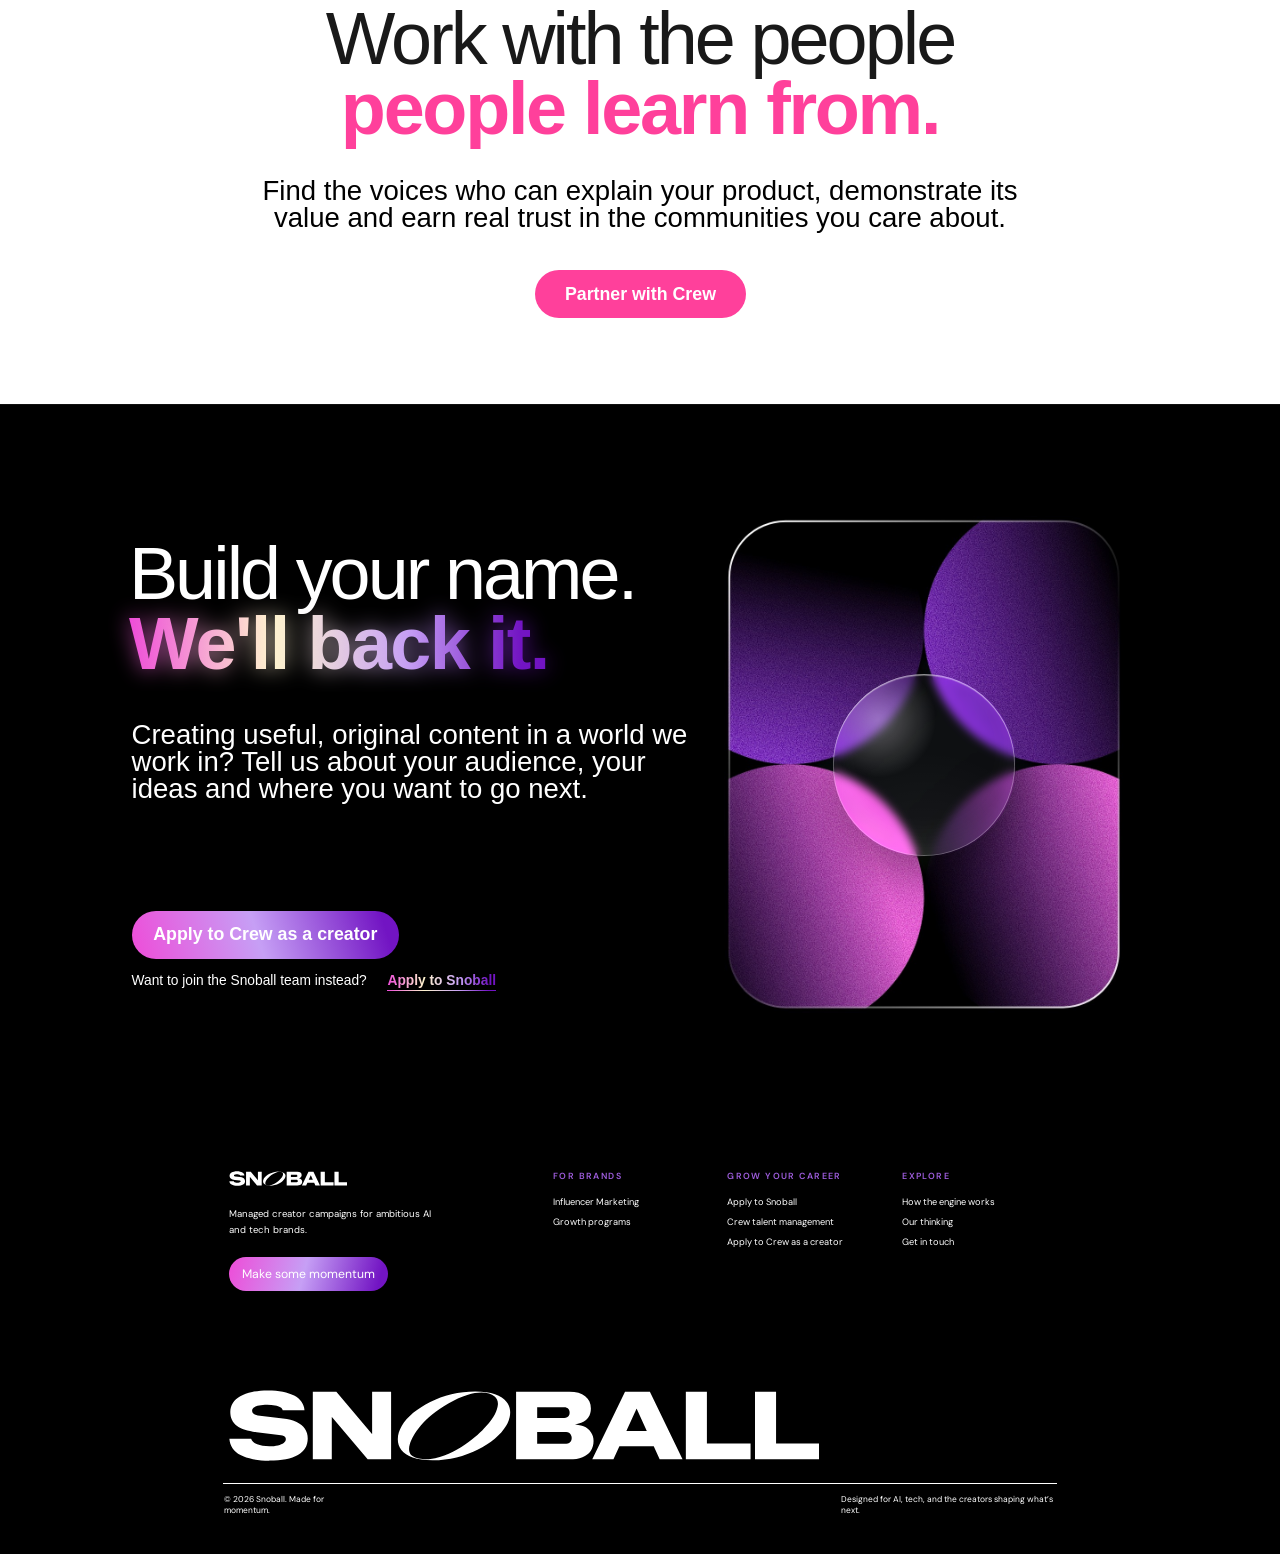
<file: crew.html>
<!doctype html>
<html lang="en">
<head>
<meta charset="utf-8">
<meta name="viewport" content="width=device-width, initial-scale=1">
<title>CREW by Owled — Talent management for knowledge creators | Snoball</title>
<meta name="description" content="CREW by Owled is talent management for knowledge creators — the voices that influence decisions we make every day.">
<link rel="preconnect" href="https://fonts.googleapis.com"><link rel="preconnect" href="https://fonts.gstatic.com" crossorigin><link href="https://fonts.googleapis.com/css2?family=DM+Sans:ital,opsz,wght@0,9..40,300..800;1,9..40,300..800&display=swap" rel="stylesheet">
<link rel="stylesheet" href="css/base.css">
<link rel="stylesheet" href="css/crew.css">
</head>
<body class="crew">

<header class="nav">
  <div class="nav__inner">
    <a class="nav__logo" href="index.html" aria-label="Snoball home"><img src="assets/img/logo.svg" alt="Snoball"></a>
    <nav class="nav__links" aria-label="Primary">
      <div class="nav__drop">
        <button class="nav__drop-btn" type="button" aria-expanded="false" aria-controls="nav-what">What we do <svg width="10" height="6" viewBox="0 0 10 6" aria-hidden="true"><path d="M1 1l4 4 4-4" fill="none" stroke="currentColor" stroke-width="1.5" stroke-linecap="round" stroke-linejoin="round"/></svg></button>
        <div class="nav__menu" id="nav-what">
          <a href="brands.html">Influencer marketing</a>
          <a href="crew.html" aria-current="page">Creator management</a>
        </div>
      </div>
      <a href="brands.html#how-it-works">How it works</a>
      <a href="index.html#approach">Our approach</a>
      <a href="crew.html">For creators</a>
      <a class="btn-build" href="brands.html#contact">Let’s build</a>
    </nav>
    <button class="nav__toggle" aria-label="Menu"><span></span></button>
  </div>
</header>

<main class="page">

  <!-- Hero -->
  <section class="cr-hero">
    <h1 class="cr-hero__title t">We manage some of <br> the <em>most <span class="pink">impactful</span><br> knowledge <br> creators.</em></h1>
    <p class="cr-hero__lede t">Talent management for knowledge creators —<br class="d"> the voices that influence decisions we make every<br class="d"> day, from <em class="pink">the products we choose to the<br class="d"> ideas we believe in.</em></p>
    <div class="cr-hero__ctas">
      <a class="cr-btn cr-btn--pink" href="#voices">Meet our creators</a>
      <a class="cr-btn cr-btn--outline" href="#apply">Join Crew as a creator</a>
    </div>
    <!-- Logo in layers: the letters, then the pink e and star on top so they can move a little -->
    <div class="cr-hero__logo" role="img" aria-label="CREW by Owled">
      <img src="assets/img/crew-logo-base.png" alt="">
      <img class="cr-logo__e" src="assets/img/crew-logo-e.png" alt="">
      <img class="cr-logo__star" src="assets/img/crew-logo-star.png" alt="">
    </div>
  </section>

  <!-- Building the internet's classrooms: pinned while the scroll steps through three slides (js/crew.js).
       Left, the highlighted line moves down; right, the copy changes; the dot follows. -->
  <section class="cr-class" data-class>
    <div class="cr-class__stage" data-stick>
      <p class="cr-eyebrow t">The people who teach us how to think, build &amp; grow</p>
      <h2 class="cr-h2 cr-class__title t">Building the <strong class="pink">internet's <br> classrooms.</strong></h2>
      <div class="cr-glow">
        <img class="cr-glow__bg" src="assets/img/crew-glow-card.png" alt="">
        <p class="cr-glow__left t"><span class="cr-ln is-on" data-step="0">Knowledge creators</span><br> <span class="cr-ln" data-step="1">are one of the</span><br class="d"> <span class="cr-ln" data-step="1">brightest corners of</span><br class="d"> <span class="cr-ln" data-step="2">the internet.</span></p>
        <span class="cr-glow__rule"></span>
        <div class="cr-glow__right">
          <div class="cr-slide is-on">
            <p class="cr-glow__lead t"><span class="w">They help people </span><strong>learn, build<br class="d"> and make better decisions</strong><br><span class="w">by sharing what they know.</span></p>
          </div>
          <div class="cr-slide">
            <p class="cr-glow__lead t"><span class="w">They don't just influence.</span><br><strong>They explain what's next.</strong></p>
          </div>
          <div class="cr-slide">
            <p class="cr-glow__lead t"><span class="w">We believe the next great creator<br class="d"> businesses will be built around</span><br><strong>expertise, trust and<br class="d"> long-term impact.</strong></p>
          </div>
        </div>
        <div class="cr-dots" role="tablist" aria-label="Slides">
          <button class="is-active" role="tab" aria-selected="true" aria-label="Slide 1"></button>
          <button role="tab" aria-selected="false" aria-label="Slide 2"></button>
          <button role="tab" aria-selected="false" aria-label="Slide 3"></button>
        </div>
      </div>
    </div>
  </section>

  <!-- Meet the voices -->
  <section class="cr-voices" id="voices">
    <h2 class="cr-h2 cr-voices__title t">Meet the voices <br> <span class="glow" data-text="moving culture.">moving culture.</span></h2>
    <p class="cr-voices__sub t">From creators we represent to talent we've collaborated<br class="d"> with — this is where <em>their work comes alive.</em></p>
    <div class="cr-gallery" data-gallery>
      <!-- Six Instagram reel slots; three show at a time and the arrows slide the track (js/crew.js) -->
      <div class="cr-gallery__panels">
        <div class="cr-gallery__view"><div class="cr-gallery__track" data-reels>
          <div class="cr-gallery__panel"><span class="cr-reel__label">Creator 01 · Video reel</span></div>
          <div class="cr-gallery__panel"><span class="cr-reel__label">Creator 02 · Video reel</span></div>
          <div class="cr-gallery__panel"><span class="cr-reel__label">Creator 03 · Video reel</span></div>
          <div class="cr-gallery__panel"><span class="cr-reel__label">Creator 04 · Video reel</span></div>
          <div class="cr-gallery__panel"><span class="cr-reel__label">Creator 05 · Video reel</span></div>
          <div class="cr-gallery__panel"><span class="cr-reel__label">Creator 06 · Video reel</span></div>
        </div></div>
      </div>
      <button class="cr-chev cr-chev--prev" data-prev aria-label="Previous">
        <svg viewBox="1886 2468 23 38" width="23" height="38" aria-hidden="true"><path d="M1905.41 2471.78L1890.5 2485.11C1889.16 2486.31 1889.16 2488.39 1890.5 2489.59L1905.41 2502.92" fill="none" stroke-width="7" stroke-linecap="round" stroke="#fff" stroke-opacity=".3"/></svg>
      </button>
      <button class="cr-chev cr-chev--next" data-next aria-label="Next">
        <svg viewBox="1886 2468 23 38" width="23" height="38" aria-hidden="true" style="transform:scaleX(-1)"><path d="M1905.41 2471.78L1890.5 2485.11C1889.16 2486.31 1889.16 2488.39 1890.5 2489.59L1905.41 2502.92" fill="none" stroke-width="7" stroke-linecap="round" stroke="#fff" stroke-opacity=".3"/></svg>
      </button>
    </div>
  </section>

  <!-- Expertise comes in many forms: pinned; the disciplines (from the original site) come out from behind the
       headline, grow, and leave the view while the next ones arrive (js/crew.js) -->
  <section class="cr-expertise" data-expertise>
    <div class="cr-expertise__stage" data-stick>
      <h2 class="cr-h2 cr-expertise__title t">Expertise comes in <br> <strong class="pink">many forms.</strong></h2>
      <p class="cr-para cr-expertise__sub t">We work with knowledge creators across disciplines<br class="d"> that move people, teams and industries forward.</p>
      <ul class="cr-tags" aria-label="Disciplines">
        <li class="cr-tag cr-tag--fill cr-tag--biz">Business management</li>
        <li class="cr-tag cr-tag--fill cr-tag--design">Design</li>
        <li class="cr-tag cr-tag--ai">AI</li>
        <li class="cr-tag cr-tag--prod">Productivity</li>
        <li class="cr-tag cr-tag--tech">Tech</li>
        <li class="cr-tag cr-tag--entre">Entrepreneurship</li>
        <li class="cr-tag cr-tag--eng">Engineering</li>
        <li class="cr-tag cr-tag--fill cr-tag--vc">Venture capital</li>
        <li class="cr-tag cr-tag--mkt">Marketing</li>
        <li class="cr-tag cr-tag--adv">Advertising</li>
        <li class="cr-tag cr-tag--fill cr-tag--eco">Creator economy</li>
        <li class="cr-tag cr-tag--film">Filmmaking</li>
        <li class="cr-tag cr-tag--fin">Personal finance</li>
      </ul>
    </div>
  </section>

  <!-- Brands -->
  <section class="cr-brands">
    <div class="cr-brands__box">
      <h2 class="cr-h2 cr-brands__title t">Our creators have worked with <br> <span class="glow" data-text="some great names.">some great names.</span></h2>
      <div class="cr-brands__grid">
        <img class="cr-brands__bg" src="assets/img/crew-brand-grid-dark.jpg" alt="">
        <img class="cr-brands__glow" src="assets/img/crew-brand-cell-lit.jpg" alt="" aria-hidden="true">
        <!-- One name is lit at a time: the hovered one, or else it moves on its own (js/crew.js) -->
        <ul data-brands>
          <li><span>Higgsfield</span></li><li><span>Polsia</span></li><li class="is-lit"><span>OpenAI</span></li>
          <li><span>Invideo</span></li><li><span>Gamma</span></li><li><span>Emergent</span></li>
          <li><span>Lovable</span></li><li><span>Replit</span></li><li><span>Wispr Flow</span></li>
          <!-- Three added to fill the 4×3 grid (user #86); taken from the home page client strip, to be confirmed -->
          <li><span>Cartesia</span></li><li><span>Razorpay</span></li><li><span>Google</span></li>
        </ul>
      </div>
      <p class="cr-brands__sub t">From breakthrough AI products to platforms used by millions —<br class="d"> these are among the brands our creators have worked with</p>
    </div>
  </section>

  <!-- Your ideas deserve an entire team -->
  <section class="cr-ideas">
    <h2 class="cr-h2 cr-ideas__title t">Your ideas deserve <br> <strong class="pink">an entire team.</strong></h2>
    <p class="cr-para cr-ideas__sub t">Great creators should spend their time creating. We take on the<br class="d"> partnerships, negotiations and operations that help turn<br class="d"> knowledge into lasting careers.</p>
    <div class="cr-cards">
      <article class="cr-card">
        <img class="cr-card__bg" src="assets/img/crew-idea-card-01-glass.png" alt="">
        <span class="cr-card__num t">01</span>
        <h3 class="cr-card__title t"><span>Brand partnerships <br> that fit.</span><span aria-hidden="true">Brand partnerships <br> that fit.</span><span aria-hidden="true">Brand partnerships <br> that fit.</span></h3>
        <p class="cr-card__body t">Opportunities built around your expertise,<br class="d"> audience and genuine product interest —<br class="d"> not just the biggest one-off deal.</p>
      </article>
      <article class="cr-card">
        <img class="cr-card__bg" src="assets/img/crew-idea-card-02-glass.png" alt="">
        <span class="cr-card__num t">02</span>
        <h3 class="cr-card__title t"><span>Less admin. <br> More creating.</span><span aria-hidden="true">Less admin. <br> More creating.</span><span aria-hidden="true">Less admin. <br> More creating.</span></h3>
        <p class="cr-card__body t">Help with commercial conversations,<br class="d"> agreements, briefing, timelines, coordination<br class="d"> and invoicing.</p>
      </article>
      <article class="cr-card">
        <img class="cr-card__bg" src="assets/img/crew-idea-card-03-glass.png" alt="">
        <span class="cr-card__num t">03</span>
        <h3 class="cr-card__title t"><span>A creator business <br> built to last.</span><span aria-hidden="true">A creator business <br> built to last.</span><span aria-hidden="true">A creator business <br> built to last.</span></h3>
        <p class="cr-card__body t">Think beyond sponsored posts: better<br class="d"> positioning, enduring relationships and<br class="d"> opportunities that compound over time.</p>
      </article>
    </div>
  </section>

  <!-- For ambitious brands -->
  <section class="cr-partner" id="partner">
    <p class="cr-partner__eyebrow t">For ambitious brands</p>
    <h2 class="cr-h2 cr-partner__title t">Work with the people <br> <strong class="pink">people learn from.</strong></h2>
    <p class="cr-para cr-partner__sub t">Find the voices who can explain your product, demonstrate its<br class="d"> value and earn real trust in the communities you care about.</p>
    <a class="cr-btn cr-btn--partner" href="brands.html#contact">Partner with Crew</a>
  </section>

  <!-- Build your name -->
  <section class="cr-build" id="apply">
    <h2 class="cr-h2 cr-build__title t">Build your name. <br> <span class="glow" data-text="We'll back it.">We'll back it.</span></h2>
    <p class="cr-para cr-build__sub t">Creating useful, original content in a world we<br class="d"> work in? Tell us about your audience, your<br class="d"> ideas and where you want to go next.</p>
    <a class="cr-btn cr-btn--apply" href="brands.html#contact">Apply to Crew as a creator</a>
    <p class="cr-build__alt t">Want to join the Snoball team instead? <a href="brands.html#contact">Apply to Snoball</a></p>
    <!-- The centre circle is a glass lens (backdrop blur) over the orbs; it leans toward the pointer (js/crew.js) -->
    <div class="cr-build__art" data-glass>
      <img src="assets/img/crew-build-orbs-clean.jpg" alt="" width="449" height="559">
      <span class="cr-glass" aria-hidden="true"></span>
    </div>
  </section>

</main>

<footer class="footer">
  <div class="footer__inner">
    <div class="footer__brand">
      <img class="footer__brand-logo" src="assets/img/logo-footer-small.svg" alt="Snoball">
      <p class="footer__tagline">Managed creator campaigns for ambitious AI and tech brands.</p>
      <a class="footer__cta" href="brands.html#contact">Make some momentum</a>
    </div>
    <div class="footer__col">
      <h4>For brands</h4>
      <a href="brands.html">Influencer Marketing</a>
      <a href="brands.html#how-it-works">Growth programs</a>
    </div>
    <div class="footer__col">
      <h4>Grow your career</h4>
      <a href="crew.html#apply">Apply to Snoball</a>
      <a href="crew.html">Crew talent management</a>
      <a href="crew.html#apply">Apply to Crew as a creator</a>
    </div>
    <div class="footer__col">
      <h4>Explore</h4>
      <a href="brands.html#how-it-works">How the engine works</a>
      <a href="index.html#approach">Our thinking</a>
      <a href="brands.html#contact">Get in touch</a>
    </div>
    <img class="footer__wordmark" src="assets/img/logo-wordmark.svg" alt="">
    <div class="footer__rule"></div>
    <p class="footer__legal footer__legal--left">© 2026 Snoball. Made for momentum.</p>
    <p class="footer__legal footer__legal--right">Designed for AI, tech, and the creators shaping what’s next.</p>
  </div>
</footer>
<script src="js/main.js"></script>
<script src="js/crew.js"></script>
<script>window.__commentRemote={url:"https://rpwkdgypubyflujwgqig.supabase.co",key:"sb_publishable_K_lqISfxJCKa1waMj0X49Q_MTiQOgHV"};</script>
<script src="comments.js" defer></script>
</body>
</html>
</file>
<file: css/base.css>
/* Snoball — shared tokens, nav and footer. Measurements are taken 1:1 from the 1440px Figma frames. */

:root {
  --black: #000;
  --nav-bg: #121212;
  --ink: #191919;
  --ink-2: #2c2c2c;
  --nav-link: #eae3f4;
  --pink: #ff409b;
  --violet: #9e5ddd;
  --lavender: #c69ff5;
  --purple: #7214c3;
  --magenta: #ee4cd8;
  --cream: #fef4ce;

  /* Headline gradient used on "most profitable growth channel", "felt the impact." etc. */
  --grad-brand: linear-gradient(90deg, #ee4cd8 0%, #fef4ce 34.13%, #c69ff5 66.35%, #7214c3 93.27%);
  /* Pill buttons ("Let's build", "Make some momentum") */
  --grad-button: linear-gradient(100deg, #ee4cd8 0%, #c69ff5 47.12%, #7214c3 93.27%);

  --font-display: "Helvetica Neue", Helvetica, Arial, sans-serif;
  --font-ui: "DM Sans", "Helvetica Neue", Arial, sans-serif;

  --frame: 1440px;
}

*,
*::before,
*::after { box-sizing: border-box; }

html { -webkit-text-size-adjust: 100%; }

body {
  margin: 0;
  background: #fff;
  color: var(--ink);
  font-family: var(--font-display);
  -webkit-font-smoothing: antialiased;
  -moz-osx-font-smoothing: grayscale;
  overflow-x: hidden;
}

img { display: block; max-width: 100%; }
a { color: inherit; text-decoration: none; }
button { font: inherit; cursor: pointer; border: 0; background: none; color: inherit; padding: 0; }
h1, h2, h3, h4, p { margin: 0; font-weight: inherit; }

.page { width: 100%; max-width: var(--frame); margin: 0 auto; position: relative; overflow: hidden; }

.grad-text {
  background: var(--grad-brand);
  -webkit-background-clip: text;
  background-clip: text;
  color: transparent;
}

/* Dark bands inside the 1440 .page container bleed to the full viewport width */
main.page { overflow: visible; }
main.page > section { overflow-x: clip; }
.cr-voices, .cr-build, .b-camp, .b-modes, .b-brief {
  box-shadow: 0 0 0 100vmax #000;
  clip-path: inset(0 -100vmax);
}

/* ---------- Nav ---------- */
.nav {
  position: sticky;
  top: 0;
  z-index: 50;
  height: 77px;
  background: var(--nav-bg);
}
.nav__inner {
  max-width: var(--frame);
  height: 100%;
  margin: 0 auto;
  padding: 0 147px 0 146px;
  display: flex;
  align-items: center;
  justify-content: space-between;
}
.nav__logo img { width: 180px; height: 21.5px; margin-top: 1px; }
.nav__links { display: flex; align-items: center; }
.nav__links a {
  font-family: var(--font-ui);
  font-weight: 600;
  font-size: 14.5px;
  color: var(--nav-link);
  margin-right: 30px;
  transition: opacity .2s;
}
.nav__links a:hover { opacity: .75; }
.nav__links a:nth-last-child(2) { margin-right: 21px; }
.nav__links .btn-build { margin-right: 0; color: #271428; }

/* "What we do" dropdown: opens on hover, keyboard focus or click */
.nav__drop { position: relative; margin-right: 30px; }
.nav__drop-btn {
  display: inline-flex; align-items: center; gap: 6px;
  font: 600 14.5px var(--font-ui); color: var(--nav-link);
  background: none; border: 0; padding: 0; cursor: pointer;
  transition: opacity .3s cubic-bezier(.22, 1, .36, 1);
}
.nav__drop-btn:hover { opacity: .75; }
.nav__drop-btn svg { transition: transform .5s cubic-bezier(.22, 1, .36, 1); }
.nav__menu {
  position: absolute; top: calc(100% + 16px); left: -12px;
  display: flex; flex-direction: column; min-width: 208px; padding: 8px;
  background: var(--nav-bg); border: 1px solid rgba(255, 255, 255, .12); border-radius: 16px;
  opacity: 0; visibility: hidden; transform: translateY(-8px);
  transition: opacity .3s cubic-bezier(.22, 1, .36, 1), transform .5s cubic-bezier(.22, 1, .36, 1), visibility 0s linear .5s;
}
/* Invisible bridge so the menu stays open while the pointer crosses the gap */
.nav__menu::before { content: ""; position: absolute; left: 0; right: 0; top: -16px; height: 16px; }
.nav__links .nav__menu a { margin: 0; padding: 8px 12px; border-radius: 8px; white-space: nowrap; }
.nav__links .nav__menu a:hover { opacity: 1; background: rgba(255, 255, 255, .08); }
.nav__menu a[aria-current="page"] { background: rgba(255, 255, 255, .08); }
.nav__drop:hover .nav__menu, .nav__drop:focus-within .nav__menu, .nav__drop.is-open .nav__menu {
  opacity: 1; visibility: visible; transform: none; transition-delay: 0s;
}
.nav__drop:hover .nav__drop-btn svg, .nav__drop:focus-within .nav__drop-btn svg, .nav__drop.is-open .nav__drop-btn svg { transform: rotate(180deg); }
@media (prefers-reduced-motion: reduce) {
  .nav__menu, .nav__drop-btn svg { transform: none !important; }
}

.btn-build {
  position: relative;
  display: inline-flex;
  align-items: center;
  justify-content: center;
  width: 142px;
  height: 44px;
  border-radius: 22px;
  font-family: var(--font-ui);
  font-weight: 600;
  font-size: 14px;
  color: #271428;
  background: var(--grad-button);
  isolation: isolate;
}
.btn-build::before {
  content: "";
  position: absolute;
  inset: 0;
  border-radius: inherit;
  background: linear-gradient(100deg, #ee4cd8 0%, #c69ff5 43.75%, #7214c3 93.27%);
  filter: blur(8.45px);
  z-index: -1;
}
.btn-build:hover { filter: brightness(1.05); }

.nav__toggle { display: none; }

/* ---------- Footer ---------- */
.footer {
  background: #000;
  color: #fff;
  font-family: var(--font-ui);
}
.footer__inner {
  position: relative;
  max-width: var(--frame);
  height: 484px;
  margin: 0 auto;
}
.footer__brand { position: absolute; left: 258px; top: 53px; width: 300px; }
.footer__brand-logo { width: 132px; height: 16.5px; }
.footer__tagline { margin-top: 22px; font-size: 10.8px; line-height: 19px; width: 240px; }
.footer__cta {
  display: flex;
  align-items: center;
  justify-content: center;
  margin-top: 19.5px;
  width: 178px;
  height: 39px;
  border-radius: 19.5px;
  background: linear-gradient(105deg, #ee4cd8 0%, #c69ff5 47.12%, #7214c3 93.27%);
  font-size: 13.8px;
  color: #fff;
}
.footer__col { position: absolute; top: 52px; }
.footer__col:nth-child(2) { left: 622px; }
.footer__col:nth-child(3) { left: 818px; }
.footer__col:nth-child(4) { left: 1015px; }
.footer__col h4 {
  font-size: 10px;
  font-weight: 600;
  letter-spacing: 0.16em;
  text-transform: uppercase;
  color: var(--violet);
  margin-bottom: 15px;
}
.footer__col a { display: block; font-size: 10.4px; line-height: 14px; margin-bottom: 8.5px; }
.footer__col a:hover { color: var(--lavender); }
.footer__wordmark { position: absolute; left: 258px; top: 299px; width: 663px; height: 80px; }
.footer__rule { position: absolute; left: 251px; top: 404px; width: 938px; height: 1px; background: #fff; }
.footer__legal { position: absolute; top: 417px; font-size: 9.5px; line-height: 12px; }
.footer__legal--left { left: 252px; width: 130px; }
.footer__legal--right { left: 946px; width: 240px; }

/* ---------- Responsive (below the 1440 design width) ---------- */
@media (max-width: 1439px) and (min-width: 1101px) {
  .footer__inner { zoom: var(--fit, 1); }
}
@media (max-width: 1100px) {
  .nav__inner { padding: 0 24px; }
  .nav__links a { margin-right: 20px; white-space: nowrap; }
  .footer__inner { height: auto; padding: 48px 24px 32px; display: grid; grid-template-columns: repeat(3, 1fr); gap: 32px; }
  .footer__brand, .footer__col, .footer__wordmark, .footer__rule, .footer__legal { position: static; width: auto; }
  .footer__brand { grid-column: 1 / -1; }
  .footer__wordmark { grid-column: 1 / -1; height: auto; max-width: 663px; width: 100%; }
  .footer__rule { grid-column: 1 / -1; }
  .footer__legal--left { grid-column: 1 / 2; }
  .footer__legal--right { grid-column: 2 / -1; justify-self: end; max-width: 240px; }
}
@media (max-width: 960px) {
  .nav__links { display: none; position: absolute; top: 77px; left: 0; right: 0; flex-direction: column; align-items: flex-start; gap: 18px; padding: 24px; background: var(--nav-bg); }
  .nav.is-open .nav__links { display: flex; }
  .nav__links a, .nav__links a:nth-last-child(2) { margin: 0; font-size: 16px; }
  /* In the mobile menu the two "What we do" options are always listed under their label */
  .nav__drop { margin: 0; }
  .nav__drop-btn { font-size: 16px; pointer-events: none; }
  .nav__drop-btn svg { display: none; }
  .nav__menu { position: static; opacity: 1; visibility: visible; transform: none; min-width: 0; padding: 8px 0 0 16px; background: none; border: 0; gap: 12px; }
  .nav__links .nav__menu a { padding: 0; font-weight: 500; }
  .nav__menu a[aria-current="page"] { background: none; text-decoration: underline; text-underline-offset: 4px; }
  .nav__toggle { display: block; width: 32px; height: 32px; position: relative; }
  .nav__toggle span, .nav__toggle::before, .nav__toggle::after { content: ""; position: absolute; left: 4px; right: 4px; height: 2px; background: #fff; }
  .nav__toggle::before { top: 9px; } .nav__toggle span { top: 15px; } .nav__toggle::after { top: 21px; }
  .nav__logo img { width: 140px; height: auto; }
  .footer__inner { grid-template-columns: 1fr 1fr; }
  .footer__legal--right { grid-column: 1 / -1; justify-self: start; }
}

/* Gradient text is painted only inside its box. Where a box is shorter than the letters (tight display line heights)
   the descenders of g, p, y were cut off (user #97, Devang #27). Extra paint room below, cancelled in layout. */
.grad-text, .glow, .b-grad, .impact__l2 { padding-bottom: .2em; margin-bottom: -.2em; }
</file>
<file: css/home.css>
/* Home page. Desktop values are 1:1 with the 1440px Figma frame (top = position inside each section). */

.sec__inner { position: relative; width: 1440px; margin: 0 auto; height: 100%; }
section { position: relative; }

/* ---------- Hero ---------- */
/* Tightened (user #79) so the headline, people and the logo strip all fit in a ~900px-tall first screen */
.hero { height: 1000px; background: #000; color: #fff; overflow: hidden; }
.hero__art { position: absolute; left: -169px; top: -169px; width: 1779px; height: 1001px; }
.hero__base { position: absolute; inset: 0; width: 100%; height: 100%; max-width: none; }
/* The light around the characters (spot is 2000px wide, so from the centre it reaches the whole hero): hero-aura.jpg is the photo's glow and streaks on black (screen blend ignores black).
   The outer mask keeps it off the people and the floor. .hero__spot is a soft circle that follows the cursor and
   reveals that light, so the glow around the nearest characters brightens; the image inside is counter-moved so it
   stays aligned, plus a small lean toward the cursor. js/home.js sets --sx/--sy (spot) and --gx/--gy (lean). */
.hero__aura {
  position: absolute; inset: 0; overflow: hidden; mix-blend-mode: screen; pointer-events: none;
  -webkit-mask: url(../assets/img/hero-aura-mask.png) 0 0 / 100% 100% no-repeat;
  mask: url(../assets/img/hero-aura-mask.png) 0 0 / 100% 100% no-repeat;
}
.hero__spot {
  position: absolute; left: -1000px; top: -1000px; width: 2000px; height: 2000px; overflow: hidden; opacity: 0;
  -webkit-mask: radial-gradient(closest-side, #000 40%, transparent);
  mask: radial-gradient(closest-side, #000 40%, transparent);
  transform: translate3d(var(--sx, 0px), var(--sy, 0px), 0);
  transition: opacity .5s cubic-bezier(.22, 1, .36, 1); will-change: transform, opacity;
}
.hero.is-lit .hero__spot { opacity: 1; }
.hero__spot img {
  position: absolute; left: 1000px; top: 1000px; width: 1779px; height: 1001px; max-width: none;
  transform: translate3d(calc(var(--gx, 0px) - var(--sx, 0px)), calc(var(--gy, 0px) - var(--sy, 0px)), 0); will-change: transform;
}
.hero__title {
  position: absolute; left: 0; right: 0; top: 56px;
  text-align: center; font-size: 72px; line-height: 78px;
}
.hero__title span { display: block; }
.hero__l1 { font-weight: 300; letter-spacing: -0.06em; }
/* Padding grows the painted box so the descenders (p, g) aren't cut off by background-clip: text */
.hero__l2 { position: relative; font-weight: 700; font-style: italic; letter-spacing: -0.074em; padding: 0 0 16px; margin-bottom: -16px; }
.hero__l2,
.hero__l2::before {
  background: linear-gradient(90deg, #ee4cd8 0%, #fef4ce 34.13%, #c69ff5 66.35%, #7214c3 93.27%) center / 937px 100% no-repeat;
  -webkit-background-clip: text; background-clip: text; color: transparent;
}
.hero__l2::before {
  content: attr(data-text); position: absolute; inset: 0;
  filter: blur(20.4px); opacity: .64; z-index: -1;
}
.hero__title { isolation: isolate; }
.hero__sub {
  position: absolute; left: 0; right: 0; top: 226px;
  text-align: center; font-size: 20px; line-height: 30px;
}
.hero__sub strong { font-weight: 700; }
/* Brand strip: runs the full viewport width, right to left. Constant speed is intended, so it uses linear timing. */
.hero__marquee { position: absolute; top: 812px; left: calc(720px - 50vw); width: 100vw; display: flex; overflow: hidden; }
.hero__logos { list-style: none; margin: 0; padding: 0; display: flex; flex: none; animation: hero-marquee 79s linear infinite; }
.hero__marquee:hover .hero__logos { animation-play-state: paused; }
@keyframes hero-marquee { to { transform: translateX(-100%); } }
.hero__logos li { flex: none; display: flex; align-items: center; height: 40px; padding-right: 64px; }
/* Logos are recoloured to white so the strip reads as one row; sizes are tuned by eye so they look the same weight */
.hero__logos img { height: var(--h, 28px); width: auto; max-width: none; filter: brightness(0) invert(1); opacity: .9; }
/* These logos have dark detail inside the mark, so their files are already white and skip the filter, which would flatten them */
.hero__logos .is-white img { filter: none; }
.hero__logos .is-text { gap: 8px; font-size: 24px; line-height: 32px; font-weight: 700; letter-spacing: -0.04em; color: rgba(255,255,255,.9); white-space: nowrap; }
@media (prefers-reduced-motion: reduce) { .hero__logos { animation: none; } }
/* The black hero meets the white section below in one clean edge: that section overlaps the hero by 48px with
   rounded top corners (see .sides). */
.hero__fade { display: none; }

/* ---------- Two sides ---------- */
/* Pinned scenes: the section is taller than its stage, and the stage sticks while the extra height scrolls by.
   js/home.js sets the stage's sticky `top` so it sits centred under the nav. */
.sides { height: calc(1040.4px + 3600px); background: #fff; color: var(--ink); margin-top: -48px; border-radius: 48px 48px 0 0; z-index: 1; }
.sides__stage, .infl__stage { position: sticky; top: 0; }
.sides__stage { height: 1040.4px; }
.sides__title {
  position: absolute; left: 0; right: 0; top: 87.7px;
  text-align: center; font-size: 72px; line-height: 70px; font-weight: 300; letter-spacing: -0.024em;
}
.sides__title strong { font-weight: 700; letter-spacing: -0.04em; }
.sides__sub { position: absolute; left: 0; right: 0; top: 249.8px; text-align: center; font-size: 20px; line-height: 30px; }
.sides__sub strong { font-weight: 700; }
/* The card is the design image cut into layers with clip-path: centre panel (with a hole where the ring is),
   each hand panel, and the ring. Each half holds its own copy so the card can split down the middle. */
.sides__card { position: absolute; left: 116px; top: 323.9px; width: 1208px; height: 548px; will-change: transform; }
.sides__half { position: absolute; inset: 0; display: block; background: #000; pointer-events: none; will-change: transform, clip-path; }
.sides__half--l { clip-path: inset(0 50% 0 0 round 60px 0 0 60px); }
.sides__half--r { clip-path: inset(0 0 0 50% round 0 60px 60px 0); }
.sides.is-split .sides__half { pointer-events: auto; }
/* The user's reference photo, rebuilt at 2x with crisp halftone dots (user #89, #92): a soft beam behind, and each
   hand on its own layer whose forearm runs 300px past the card edge. The hands start pulled out toward the edges
   and slide in as you scroll, so more of each arm enters the frame, until the fingertips touch the ring. */
.sides__layer { position: absolute; inset: 0; background: url(../assets/img/sides-bg.jpg) 0 0 / 100% 100% no-repeat; }
.sides__hand { position: absolute; top: 0; height: 100%; pointer-events: none; will-change: transform; background: 0 0 / 100% 100% no-repeat; }
.sides__hand--l { left: -300px; width: 910px; background-image: url(../assets/img/sides-hand-l.png); }
.sides__hand--r { left: 610px; width: 898px; background-image: url(../assets/img/sides-hand-r.png); }
.sides__half.is-back .sides__hand { opacity: 0; }
/* Ring on its own, screen-blended so its black square disappears into the panel and the hands pass over it */
.sides__ring {
  position: absolute; left: 41.8%; top: 33.6%; width: 16.35%; height: 36.1%;
  background: url(../assets/img/sides-ring.jpg) center / 100% 100% no-repeat; mix-blend-mode: screen;
  pointer-events: none; will-change: transform, opacity;
}
/* Back face, shown once a half has flipped past 90°. scaleX(-1) undoes the mirror of the 180° turn. */
.sides__back {
  position: absolute; top: 0; bottom: 0; width: 50%; padding: 64px; display: flex; flex-direction: column; gap: 16px;
  color: #fff; opacity: 0; transform: scaleX(-1);
  background: radial-gradient(120% 80% at 50% 110%, rgba(198, 159, 245, .42), rgba(238, 76, 216, .16) 45%, transparent 75%), #000;
}
.sides__half--l .sides__back { left: 0; }
.sides__half--r .sides__back { left: 50%; }
.sides__half.is-back .sides__back { opacity: 1; }
.sides__half.is-back .sides__layer { opacity: 0; }
/* Once flipped, only the back card paints, so the clip can go and the card can tilt and glow past its edges.
   Both rest flat; hover or focus eases them into the tilted, glowing look of the brands page's card 01. */
.sides__half.is-back { background: transparent; clip-path: none !important; }
.sides__back { border-radius: 60px; transition: transform .8s cubic-bezier(.22, 1, .36, 1); }
.sides__back::after {
  content: ""; position: absolute; inset: 6px; z-index: -1; border-radius: inherit;
  box-shadow: 0 0 74px rgba(238, 76, 216, .7);
  opacity: 0; transition: opacity .8s cubic-bezier(.22, 1, .36, 1);
}
@media (hover: hover) and (min-width: 1101px) {
  .sides.is-split .sides__half--l:hover .sides__back, .sides.is-split .sides__half--l:focus-visible .sides__back { transform: scaleX(-1) rotate(-5deg) scale(1.04); }
  .sides.is-split .sides__half--r:hover .sides__back, .sides.is-split .sides__half--r:focus-visible .sides__back { transform: scaleX(-1) rotate(5deg) scale(1.04); }
  .sides.is-split .sides__half:hover .sides__back::after, .sides.is-split .sides__half:focus-visible .sides__back::after { opacity: 1; }
  .sides.is-split .sides__half:hover { z-index: 1; }
}
.sides__eyebrow { font-size: 14px; line-height: 20px; font-weight: 700; letter-spacing: .12em; text-transform: uppercase; color: #c69ff5; }
.sides__label-title { font-size: 48px; line-height: 1; font-weight: 700; letter-spacing: -0.042em; white-space: nowrap; }
/* Regular weight and near-white so it stays readable once the card has shrunk (comment #6) */
.sides__label-sub { font-size: 20px; line-height: 28px; font-weight: 400; color: rgba(255,255,255,.9); max-width: 420px; text-wrap: pretty; }
.sides__label-go {
  width: 48px; height: 48px; margin-top: auto; border-radius: 50%; display: grid; place-items: center;
  font-size: 22px; background: #fff; color: #000; transition: transform .5s cubic-bezier(.22, 1, .36, 1);
}
.sides__half:hover .sides__label-go, .sides__half:focus-visible .sides__label-go { transform: translateX(8px); }
.sides__half:active .sides__label-go { transform: translateX(8px) scale(.98); }
.sides__half:focus-visible { outline: none; }
.sides__half:focus-visible .sides__label-title { text-decoration: underline; text-underline-offset: 6px; }

/* ---------- Brands that felt the impact ---------- */
/* Made more compact (comment #7): the four cards sit in one row instead of a 2×2 grid */
.impact { height: 760px; background: #000; color: #fff; }
.impact__title { position: absolute; left: 0; right: 0; top: 112px; text-align: center; font-size: 72px; line-height: 69px; isolation: isolate; }
.impact__title span { display: block; }
.impact__l1 { font-weight: 300; letter-spacing: -0.018em; }
.impact__l2 { position: relative; font-weight: 700; letter-spacing: -0.042em; }
.impact__l2,
.impact__l2::before {
  background: linear-gradient(90deg, #ee4cd8 0%, #fef4ce 34.13%, #c69ff5 66.35%, #7214c3 93.27%) center / 470px 100% no-repeat;
  -webkit-background-clip: text; background-clip: text; color: transparent;
}
.impact__l2::before { content: attr(data-text); position: absolute; inset: 0; filter: blur(24.3px); opacity: .69; z-index: -1; }
.impact__sub { position: absolute; left: 0; right: 0; top: 268px; text-align: center; font-size: 20px; line-height: 30px; padding: 0 420px; }
.impact__sub strong { font-weight: 700; }
/* The brand name rests in the middle; hover (or focus, or a tap on touch screens) lifts it to the top and the
   testimonial fades in under it. No flip. */
.impact__grid { position: absolute; left: 84px; top: 424px; display: flex; gap: 24px; }
.impact__card { position: relative; flex: none; width: 300px; height: 206px; outline: none; cursor: default; }
.impact__bg { position: absolute; inset: 0; width: 100%; height: 100%; }
.impact__bg--lit { opacity: 0; transition: opacity .5s cubic-bezier(.22, 1, .36, 1); }
.impact__brand {
  position: absolute; left: 0; right: 0; top: 85px; text-align: center;
  font-size: 36px; line-height: 40px; font-weight: 700; letter-spacing: -0.058em; color: #fff;
  text-shadow: 0 0 24px rgba(238, 76, 216, .45);
  transition: transform .6s cubic-bezier(.22, 1, .36, 1);
}
.impact__card p {
  position: absolute; left: 0; right: 0; top: 76px; padding: 0 24px; text-align: center; text-wrap: pretty;
  font-size: 14px; line-height: 20px; color: rgba(255, 255, 255, .82);
  opacity: 0; transform: translateY(12px);
  transition: opacity .3s cubic-bezier(.22, 1, .36, 1), transform .5s cubic-bezier(.22, 1, .36, 1);
}
.impact__card:hover .impact__bg--lit, .impact__card:focus-visible .impact__bg--lit, .impact__card.is-open .impact__bg--lit { opacity: 1; }
.impact__card:hover .impact__brand, .impact__card:focus-visible .impact__brand, .impact__card.is-open .impact__brand { transform: translateY(-48px) scale(.62); }
.impact__card:hover p, .impact__card:focus-visible p, .impact__card.is-open p { opacity: 1; transform: none; transition-delay: .08s; }
.impact__card p br { display: none; }
.impact__card:focus-visible { border-radius: 16px; box-shadow: 0 0 0 2px #fff; }

/* ---------- Influencer marketing ---------- */
.infl { height: calc(1008.8px + 2000px); background: #000; }
.infl__stage { height: 1008.8px; overflow: hidden; background: #000 url(../assets/img/influencer-bg.jpg) center -30.2px / 1920px 1091px no-repeat; }
.infl__stage .sec__inner { will-change: transform, opacity; }
/* Eyelids: each is a black panel with an elliptical bite on its inner edge, so the gap between them is an eye shape */
.infl__lid { position: absolute; left: 0; right: 0; height: 75%; pointer-events: none; z-index: 2; will-change: transform; }
.infl__lid--top { top: 0; background: radial-gradient(70% 30% at 50% 100%, transparent 98%, #000 100%); transform: translateY(var(--lid, 0%)); }
.infl__lid--bottom { bottom: 0; background: radial-gradient(70% 30% at 50% 0, transparent 98%, #000 100%); transform: translateY(calc(var(--lid, 0%) * -1)); }
.infl.is-open .infl__lid { display: none; }
.infl__title, .infl__blur { z-index: 2; will-change: transform, opacity; }
.infl__title { transform-origin: 50% 0; }
.like { z-index: 1; opacity: 0; will-change: transform, opacity; }
.infl__title {
  position: absolute; left: 572px; width: 400px; top: 245.4px; text-align: center;
  font-size: 70px; line-height: 70px; font-weight: 500; letter-spacing: -0.035em; color: var(--ink);
}
.infl__blur {
  position: absolute; left: 520px; width: 500px; top: 393px; text-align: center;
  font-size: 64px; line-height: 75px; font-weight: 500; letter-spacing: -0.035em;
  color: var(--ink); opacity: 0;
}
.infl__sub { position: absolute; left: 0; width: 1544px; top: 568px; text-align: center; font-size: 19.8px; line-height: 30px; color: var(--ink); padding: 0 340px; }
.infl__sub strong { font-weight: 700; }
.btn-glow {
  /* Widened from the design's 316px for the final copy, keeping the same centre */
  position: absolute; left: 571px; top: 708.4px; width: 400px; height: 67px; white-space: nowrap;
  display: flex; align-items: center; justify-content: center;
  background: url(../assets/img/btn-glow.png) 0 0 / 100% 100%;
  font-size: 25px; font-weight: 700; color: #fff;
  transition: transform .2s;
}
.btn-glow:hover, .btn-dark:hover { transform: translateY(-2px); }
.like {
  position: absolute; width: 136px; height: 51px; border: 2px solid #5f5f5f; border-radius: 25.5px;
  padding-left: 57px; display: flex; align-items: center;
  font-size: 24px; letter-spacing: -0.048em; color: #5f5f5f;
}
/* Each bubble carries its platform's mark in that platform's colour (comment #9). Icons: Phosphor, fill style. */
.like::before {
  content: ""; position: absolute; left: 22px; top: 12px; width: 26px; height: 26px;
  background: var(--like-c, #5f5f5f);
  -webkit-mask: var(--icon) center / contain no-repeat; mask: var(--icon) center / contain no-repeat;
}
.like--x { --like-c: #000; --icon: url(../assets/img/logos/ph-x-logo.svg); }
.like--youtube { --like-c: #ff0033; --icon: url(../assets/img/logos/ph-youtube-logo.svg); }
.like--instagram { --like-c: #e1306c; --icon: url(../assets/img/logos/ph-instagram-logo.svg); }
.like--linkedin { --like-c: #0a66c2; --icon: url(../assets/img/logos/ph-linkedin-logo.svg); }
.like--tiktok { --like-c: #000; --icon: url(../assets/img/logos/ph-tiktok-logo.svg); }
.like--heart { --like-c: var(--pink); --icon: url(../assets/img/logos/ph-heart-fill.svg); }
.like--share { --like-c: #7f22c8; --icon: url(../assets/img/logos/ph-share-fat-fill.svg); }

/* ---------- CREW ---------- */
.crew { height: 846px; background: #000; color: #fff; }
.crew__logo { position: absolute; left: 202px; top: 164px; width: 416px; height: 446px; }
.crew__title { position: absolute; left: 730px; top: 210.4px; font-size: 72px; line-height: 70px; font-weight: 300; letter-spacing: -0.024em; white-space: nowrap; }
.crew__title .grad-text {
  display: inline-block; font-weight: 700; letter-spacing: -0.042em;
  background: linear-gradient(90deg, #ee4cd8 0%, #fef4ce 34.13%, #c69ff5 66.35%, #7214c3 93.27%) 0 0 / 670px 100% no-repeat;
  -webkit-background-clip: text; background-clip: text;
}
.crew__sub { position: absolute; left: 731px; top: 463.6px; width: 680px; font-size: 20px; line-height: 30px; }

/* ---------- Let's make the internet talk about you ---------- */
/* Pinned: the stage holds while the extra height scrolls by and the orb rolls (js/home.js) */
.talk { height: calc(1199.6px + 1400px); background: #fff; color: var(--ink); z-index: 1; }
.talk__stage { position: sticky; top: 0; height: 1199.6px; }
/* Pill: black and white, with colour revealed in a circle around the pointer (js/home.js sets --x, --y and toggles .is-on) */
@property --reveal { syntax: "<length>"; inherits: true; initial-value: 0px; }
.talk__pill {
  position: absolute; left: 295.3px; top: -87px; width: 849.4px; height: 174px; --reveal: 0px;
  transform: perspective(900px) rotateX(var(--rx, 0deg)) rotateY(var(--ry, 0deg));
  transition: --reveal .5s cubic-bezier(.22, 1, .36, 1), transform .5s cubic-bezier(.22, 1, .36, 1);
}
.talk__pill.is-on { --reveal: 150px; }
.talk__pill img { position: absolute; inset: 0; width: 100%; height: 100%; max-width: none; }
.talk__pill-bw { filter: grayscale(1); }
.talk__pill-color {
  -webkit-mask: radial-gradient(circle var(--reveal) at var(--x, 50%) var(--y, 50%), #000 55%, transparent 100%);
  mask: radial-gradient(circle var(--reveal) at var(--x, 50%) var(--y, 50%), #000 55%, transparent 100%);
}
.talk__curve { position: absolute; left: 316px; top: 342.6px; width: 945px; height: 432px; }
/* Labels stay hidden until the orb reaches their dot on the curve */
.talk__label {
  position: absolute; font-weight: 700; font-size: 19px; line-height: 19px; margin-top: -3.9px; color: #000; z-index: 1;
  opacity: 0; transform: translateY(8px); transition: opacity .5s cubic-bezier(.22, 1, .36, 1), transform .5s cubic-bezier(.22, 1, .36, 1);
}
.talk__label.is-on { opacity: 1; transform: none; }
.talk__orb { position: absolute; left: 946.4px; top: 348.6px; width: 481px; height: 481px; will-change: transform; }
.talk__title { position: absolute; left: 188px; top: 513.4px; font-size: 72px; line-height: 70px; font-weight: 300; letter-spacing: -0.024em; color: var(--ink-2); }
.talk__title strong { font-weight: 700; letter-spacing: -0.042em; color: var(--ink); }
/* Steps follow the orb: hidden lines wait below; the current line is bold, passed lines go light */
.talk__line { display: inline-block; transition: opacity .5s cubic-bezier(.22, 1, .36, 1), transform .5s cubic-bezier(.22, 1, .36, 1); }
.talk__title.is-stepping .talk__line { font-weight: 300; letter-spacing: -0.024em; color: var(--ink-2); }
.talk__title.is-stepping .talk__line.is-hidden { opacity: 0; transform: translateY(16px); }
.talk__title.is-stepping .talk__line.is-current { font-weight: 700; letter-spacing: -0.042em; color: var(--ink); }
.talk__sub { position: absolute; left: 188px; top: 741.6px; width: 560px; font-size: 19.7px; line-height: 30px; }
.btn-dark {
  position: absolute; left: 613px; top: 937px; width: 317.2px; height: 73.6px;
  display: flex; align-items: center; justify-content: center;
  background: url(../assets/img/btn-dark.png) 0 0 / 100% 100%;
  font-size: 25px; font-weight: 700; color: #fff;
  transition: transform .2s;
}

/* ---------- Responsive: below the 1440 design the absolute layout is scaled, then reflowed on small screens ---------- */
@media (max-width: 1439px) and (min-width: 1101px) {
  main { zoom: var(--fit, 1); }
}
@media (max-width: 1100px) {
  main section { height: auto !important; overflow: hidden; }
  .infl { background: none; }
  .infl__stage .sec__inner { transform: none !important; opacity: 1 !important; }
  .infl .btn-glow { translate: none !important; }
  .infl__sub { opacity: 1 !important; }
  .infl__title, .infl__blur { opacity: 1 !important; transform: none !important; }
  .sec__inner { width: auto; padding: 72px 24px; display: flex; flex-direction: column; align-items: center; gap: 24px; text-align: center; }
  .sec__inner > * { position: static !important; width: auto !important; height: auto !important; max-width: 100%; padding: 0 !important; margin: 0 !important; }
  .hero__art { order: 5; width: 100% !important; aspect-ratio: 1779 / 1001; position: relative !important; left: auto !important; top: auto !important; }
  .hero__title, .sides__title, .impact__title, .infl__title, .infl__blur, .crew__title, .talk__title { font-size: clamp(40px, 8vw, 72px); line-height: 1.02; white-space: normal; }
  .hero__marquee { order: 6; width: calc(100% + 48px) !important; max-width: none; margin: 0 -24px !important; }
  .hero__logos li { padding-right: 40px; }
  .hero__logos img { height: calc(var(--h, 28px) * .8); }
  .hero__logos .is-text { font-size: 20px; line-height: 28px; }
  .sides { margin-top: -32px; border-radius: 32px 32px 0 0; }
  .hero__fade { display: none; }
  /* Small screens: no pinning; the sides card shows its split state as two stacked link cards */
  .sides__stage, .infl__stage, .talk__stage { position: static; height: auto !important; }
  .sides__card { width: 100% !important; position: relative !important; left: auto !important; top: auto !important; display: flex; flex-direction: column; gap: 16px; transform: none !important; }
  .sides__half { position: relative; inset: auto; aspect-ratio: 604 / 548; clip-path: none !important; transform: none !important; border-radius: 32px; overflow: hidden; pointer-events: auto; }
  .sides__half .sides__layer { width: 200%; }
  .sides__half--r .sides__layer { left: -100%; }
  .sides__hand { transform: none !important; }
  .sides__ring { display: none; }
  .sides__back { opacity: 1; transform: none; left: 0 !important; width: 100%; padding: 24px; }
  .sides__layer { display: none; }
  .sides__half { aspect-ratio: auto; min-height: 280px; }
  .sides__label-title { white-space: normal; }
  .like { opacity: 1; }
  .sides__label-title { font-size: 30px; }
  .sides__label-sub { font-size: 16px; line-height: 24px; }
  .infl__lid { display: none; }
  .impact__grid { display: flex; gap: 24px; width: calc(100% + 48px) !important; max-width: none !important; margin: 0 -24px !important; padding: 0 24px !important; overflow-x: auto; scroll-snap-type: x mandatory; scroll-padding: 0 24px; scrollbar-width: none; }
  .impact__grid::-webkit-scrollbar { display: none; }
  .impact__grid .impact__card { flex: 0 0 min(86%, 429px); scroll-snap-align: start; }
  .impact__card { position: relative !important; left: auto !important; top: auto !important; width: 100%; height: auto; aspect-ratio: 429 / 294; }
  .impact__brand { top: calc(50% - 20px); font-size: 36px; line-height: 40px; }
  .impact__card p { top: 34%; padding: 0 10%; font-size: clamp(13px, 3.4vw, 16px); line-height: 1.5; }
  .impact__card p br { display: none; }
  .impact__card:hover .impact__brand, .impact__card.is-open .impact__brand { transform: translateY(-60px) scale(.62); }
  .infl__stage { background: linear-gradient(#000, #fff 90px, #fff calc(100% - 90px), #000); }
  .hero__sub br, .crew__sub br, .talk__sub br { display: none; }
  .like { display: none; }
  .infl__blur { line-height: 1.1; }
  .btn-glow, .btn-dark { width: 316px !important; height: 67px !important; }
  .btn-glow { width: 340px !important; font-size: 20px; }
  .crew__title, .crew__sub { text-align: center; }
  .crew__logo { width: 280px !important; }
  .talk__pill { order: -1; width: 100% !important; aspect-ratio: 849.4 / 174; position: relative !important; left: auto !important; top: auto !important; }
  .talk__orb { transform: none !important; }
  .talk__curve, .talk__label { display: none; }
  .talk__orb { width: 280px !important; }
  .talk__title, .talk__sub { text-align: center; }
}
.sides { overflow-x: clip; } /* the hand layers run past the card; clip does not break the sticky stage */
</file>
<file: css/brands.css>
/* Snoball — Brands / creator-marketing page.
   Desktop (>1100px) mirrors the 1440px Figma frame 1:1: each section has the frame's height and its
   children are placed at the frame's coordinates. Below 1100px everything falls back to a stacked flow. */

.brands {
  --b-grad-a: linear-gradient(90deg, #e362df 0%, #781dc6 100%);
  --b-grad-b: linear-gradient(90deg, #e65dde 0%, #751ac5 100%);
  --b-pink-card: #fcf1fc;
  --b-violet: #902dcb;
  --b-curve: cubic-bezier(.22, 1, .36, 1);
}

.brands .page { overflow: visible; }
.brands strong { font-weight: 700; }

/* gradient text ------------------------------------------------------------ */
.b-grad {
  background: var(--b-grad-a);
  -webkit-background-clip: text;
  background-clip: text;
  color: transparent;
  -webkit-text-fill-color: transparent;
  font-style: normal;
}
.b-grad--chaos, .b-grad--talk, .b-grad--faq { background-image: var(--b-grad-b); }
.b-grad--engine { background-image: linear-gradient(90deg, #e362df 0%, #7518c5 100%); font-style: italic; padding-right: .06em; margin-right: -.06em; }

/* shared display heading (72px Helvetica Neue) */
.b-h2,
.b-hero__title {
  font-family: var(--font-display);
  font-weight: 500;
  font-size: 72px;
  line-height: 70px;
  letter-spacing: -0.045em;
  color: #000;
}
.b-h2 .b-grad { display: inline-block; padding-bottom: .12em; margin-bottom: -.12em; }

/* small number badge used on cards */
.b-badge {
  display: inline-flex;
  align-items: center;
  justify-content: center;
  width: 38.4px;
  height: 25px;
  border-radius: 12.5px;
  background: rgba(124, 30, 198, .38);
  box-shadow: inset 0 0 0 .4px rgba(124, 30, 198, .6);
  color: #fff;
  font-family: var(--font-display);
  font-size: 13px;
  line-height: 1;
}

/* ===================================================================== HERO */
.b-hero {
  position: relative;
  height: 1202px;
  text-align: center;
}
/* Hero rework (Ayush #12): the violet wash now runs edge to edge instead of stopping in a box at 1440px, and the
   headline uses the home page's pairing — a light first line, then a bold line with the brand gradient. */
.b-hero { overflow-x: visible !important; }
.b-hero__glow {
  position: absolute;
  /* Between 1101 and 1439px <main> is zoomed by --fit, so the viewport width is divided back out */
  left: calc(720px - 50vw / var(--fit, 1)); top: -77px;
  width: calc(100vw / var(--fit, 1)); max-width: none; height: 1279px;
  /* fades out at the bottom so the hero melts into the white section instead of stopping on a hard line */
  -webkit-mask: linear-gradient(#000 62%, transparent 100%); mask: linear-gradient(#000 62%, transparent 100%);
  background: url(../assets/img/brands-hero-glow.jpg) 0 0 / 100% 100% no-repeat;
  pointer-events: none;
}
.b-hero__title {
  position: absolute;
  left: 0; right: 0; top: 100px;
  line-height: 78px;
}
.b-hero__l1, .b-hero__l2 { display: block; }
.b-hero__l1 { font-weight: 300; letter-spacing: -0.05em; }
.b-hero__l2 { font-weight: 700; letter-spacing: -0.05em; }
.b-hero__l2 .b-grad--engine {
  position: relative; padding: 0 .08em .14em 0; margin: 0 -.08em -.14em 0;
  background-image: linear-gradient(90deg, #ee4cd8 0%, #c69ff5 55%, #7214c3 100%);
}
.b-hero__lede {
  position: absolute;
  left: 0; right: 0; top: 299px;
  font-size: 20px;
  line-height: 30px;
  letter-spacing: -0.005em;
  color: #000;
}
.b-hero__toggle {
  position: absolute;
  left: 594px; top: 415.6px;
  display: flex;
  gap: 11px;
}
/* Both pills rest white; hover (or keyboard focus) brings in the dark "Plan" look */
.b-pill {
  position: relative; isolation: isolate; overflow: hidden;
  display: grid; place-items: center;
  width: 117px;
  height: 47.2px;
  border-radius: 23.6px;
  font-family: var(--font-display);
  font-size: 16px;
  color: #000;
  background: #fff;
  box-shadow: inset 0 0 0 .3px #000, 0 4px 5px -2px rgba(0, 0, 0, .11);
  transition: color .3s var(--b-curve), transform .5s var(--b-curve);
}
.b-pill::before {
  content: ""; position: absolute; inset: 0; z-index: -1;
  background: #000 url(../assets/img/brands-plan-pill.png) center / 100% 100% no-repeat;
  opacity: 0; transition: opacity .5s var(--b-curve);
}
.b-pill:hover, .b-pill:focus-visible { color: #fff; }
.b-pill:hover::before, .b-pill:focus-visible::before { opacity: 1; }
.b-pill:active { transform: scale(.98); }
.b-pill:focus-visible { outline: 2px solid var(--b-violet); outline-offset: 3px; }

/* ---------- Workspace UI in the hero panel (light theme, the page's violet accents) */
.b-hero__panel {
  position: absolute;
  left: 79.7px; top: 526.6px;
  width: 1272.6px; height: 590.6px;
  border-radius: 19.85px;
  background: #f4f4f4;
  box-shadow: inset 0 0 0 .3px #656565, 0 24px 48px -24px rgba(76, 59, 114, .25);
  display: grid; grid-template-columns: 232px 1fr; grid-template-rows: 64px 1fr;
  overflow: hidden;
  text-align: left;
  color: #2c2432;
}
.ws__top {
  grid-column: 1 / -1;
  display: flex; align-items: center; gap: 24px; padding: 0 24px;
  background: #fff; box-shadow: inset 0 -1px 0 #ece8f0;
  font-size: 14px; color: #8c8494;
}
.ws__brand { display: flex; align-items: center; gap: 8px; }
.ws__brand b { font-size: 20px; font-weight: 700; letter-spacing: -0.04em; color: #000; }
.ws__brand b i { font-style: normal; color: #a838d0; }
.ws__note { margin-left: auto; font-size: 12px; letter-spacing: .12em; text-transform: uppercase; color: #b2aabc; }
.ws__live { display: flex; align-items: center; gap: 8px; padding: 4px 12px; border-radius: 999px; background: #f4eefa; color: #573b9e; font-weight: 600; }
.ws__live i, .ws__foot i { width: 8px; height: 8px; border-radius: 50%; background: #7cbe70; }
.ws__live i { animation: ws-pulse 2s var(--b-curve) infinite; }
@keyframes ws-pulse { 50% { opacity: .35; } }
.ws__nav { display: flex; flex-direction: column; gap: 8px; padding: 24px 16px; background: #faf9fc; box-shadow: inset -1px 0 0 #ece8f0; }
.ws__tab {
  display: flex; align-items: center; gap: 12px; padding: 12px; border-radius: 12px;
  font-size: 16px; font-weight: 600; color: #736c7c; text-align: left;
  transition: background-color .3s var(--b-curve), color .3s var(--b-curve);
}
.ws__tab svg { width: 20px; height: 20px; fill: none; stroke: currentColor; stroke-width: 1.6; stroke-linecap: round; stroke-linejoin: round; }
.ws__tab:hover { background: #efedf8; }
.ws__tab.is-active { background: #e9e1f6; color: #573b9e; }
.ws__tab:focus-visible, .ws__chip:focus-visible { outline: 2px solid var(--b-violet); outline-offset: 2px; }
.ws__flow { margin-top: auto; padding: 0 8px; font-size: 12px; line-height: 16px; letter-spacing: .08em; text-transform: uppercase; font-weight: 600; color: #b2aabc; }
.ws__screens { position: relative; }
.ws__screen {
  position: absolute; inset: 0; padding: 40px 48px 0;
  display: grid; grid-template-columns: 360px 1fr; grid-template-rows: 1fr auto; column-gap: 48px;
  opacity: 0; visibility: hidden; transform: translateY(16px);
  transition: opacity .5s var(--b-curve), transform .5s var(--b-curve), visibility 0s .5s;
}
.ws__screen.is-active { opacity: 1; visibility: visible; transform: none; transition-delay: 0s; }
.ws__eyebrow { font-size: 12px; line-height: 16px; letter-spacing: .14em; text-transform: uppercase; font-weight: 700; color: #a078c2; }
.ws__intro h3 { margin: 12px 0 8px; font-size: 36px; line-height: 40px; font-weight: 700; letter-spacing: -0.045em; color: #2c2432; }
.ws__intro > p:not(.ws__eyebrow) { font-size: 16px; line-height: 24px; color: #7a7183; text-wrap: pretty; }
.ws__chips { display: flex; flex-wrap: wrap; gap: 8px; margin-top: 24px; }
.ws__chip {
  padding: 8px 12px; border-radius: 8px; background: #fff; box-shadow: inset 0 0 0 1px #e5dfec;
  font-size: 14px; font-weight: 600; color: #776e82;
  transition: background-color .3s var(--b-curve), color .3s var(--b-curve), box-shadow .3s var(--b-curve);
}
.ws__chip:hover { background: #f1ebfa; }
.ws__chip.is-active { background: #efe8fa; color: #55319b; box-shadow: inset 0 0 0 1px #c7b4e9; }
.ws__chip:active, .ws__tab:active { transform: translateY(1px); }
.ws__note-box { margin-top: 24px; padding: 12px; border-radius: 12px; background: #f8f0fe; font-size: 14px; line-height: 20px; color: #7d6b8b; }
.ws__intro, .ws__visual { align-self: center; }
.ws__intro { padding-bottom: 24px; }
.ws__visual { margin-bottom: 24px; }
.ws__foot {
  grid-column: 1 / -1; display: flex; justify-content: space-between; align-items: center;
  margin: 0 0 24px; padding-top: 16px; box-shadow: inset 0 1px 0 #ece8f0;
  font-size: 14px; color: #8c8494;
}
.ws__foot span:first-child { display: flex; align-items: center; gap: 8px; }
/* Step 1: strategy preview */
.ws__plan { padding: 32px; border-radius: 16px; background: var(--b-pink-card); box-shadow: inset 0 0 0 1px #eee4f4; }
.ws__plan-head { display: flex; justify-content: space-between; font-size: 12px; letter-spacing: .12em; text-transform: uppercase; font-weight: 700; color: #897b9a; }
.ws__plan-head span:last-child { font-size: 18px; color: #b170db; }
.ws__plan h4 { margin: 16px 0 8px; font-size: 30px; line-height: 36px; font-weight: 700; letter-spacing: -0.04em; color: #30273a; text-wrap: balance; }
.ws__plan p:not(.ws__plan-head):not(.ws__tags) { font-size: 16px; line-height: 24px; color: #766d7c; text-wrap: pretty; }
.ws__tags { display: flex; flex-wrap: wrap; gap: 8px; margin-top: 24px; }
.ws__tags span { padding: 4px 12px; border-radius: 999px; background: #fff; box-shadow: inset 0 0 0 1px #e3dbe7; font-size: 14px; line-height: 20px; font-weight: 600; color: #5c5364; }
[data-goal-out] { transition: opacity .3s var(--b-curve), transform .5s var(--b-curve); }
[data-goal-out].is-out { opacity: 0; transform: translateY(8px); }
/* Step 2: creator list */
.ws__people { display: grid; gap: 8px; }
.ws__person {
  display: flex; align-items: center; gap: 12px; padding: 8px 12px; border-radius: 12px;
  background: #fff; box-shadow: inset 0 0 0 1px #eee9f3;
  animation: ws-rise .5s var(--b-curve) both;
}
@keyframes ws-rise { from { opacity: 0; transform: translateY(12px); } }
.ws__person > i { flex: 0 0 40px; height: 40px; border-radius: 12px; display: grid; place-items: center; font-style: normal; font-size: 18px; font-weight: 700; background: #d5cbf2; color: #60458e; }
.ws__person:nth-child(even) > i { background: #f5cde8; color: #9b4079; }
.ws__person span { flex: 1; min-width: 0; }
.ws__person b { display: block; font-size: 16px; line-height: 24px; color: #33293d; }
.ws__person small { font-size: 14px; line-height: 20px; color: #897d8c; }
.ws__person em { padding: 2px 8px; border-radius: 999px; font-style: normal; font-size: 12px; line-height: 16px; font-weight: 700; color: #39704a; background: #e4f4e6; }
/* Step 3: pipeline */
.ws__pipe { display: grid; grid-template-columns: repeat(3, 1fr); gap: 12px; }
.ws__pipe > div { min-height: 240px; padding: 16px; border-radius: 16px; background: #fff; box-shadow: inset 0 0 0 1px #e8dfed; }
.ws__pipe span { font-size: 12px; letter-spacing: .1em; text-transform: uppercase; font-weight: 700; color: #9e8daa; }
.ws__pipe b { display: block; margin: 16px 0 8px; font-size: 18px; line-height: 24px; color: #2c2432; }
.ws__pipe small { font-size: 14px; line-height: 20px; color: #8e8194; }
.ws__pipe > div:nth-child(3) { background: var(--b-pink-card); box-shadow: inset 0 0 0 1px #e9d3f1; }
.ws__screen.is-active .ws__pipe > div { animation: ws-rise .5s var(--b-curve) both; }
.ws__screen.is-active .ws__pipe > div:nth-child(2) { animation-delay: .08s; }
.ws__screen.is-active .ws__pipe > div:nth-child(3) { animation-delay: .16s; }
/* Step 4: bar chart; the bars grow when the view opens */
.ws__chart { padding: 24px; border-radius: 16px; background: #fff; box-shadow: inset 0 0 0 1px #ece6f0; }
.ws__chart-head { display: flex; justify-content: space-between; align-items: center; font-size: 14px; color: #897a90; }
.ws__chart-head b { font-size: 16px; color: #2c2432; }
.ws__bars { height: 220px; display: flex; align-items: flex-end; justify-content: space-around; margin-top: 16px; box-shadow: inset 0 -1px 0 #e9e2ed; }
.ws__bars div { height: 100%; flex: 1; display: flex; flex-direction: column; justify-content: flex-end; align-items: center; gap: 8px; }
.ws__bars i { width: 40px; height: calc(var(--h) * 180px); border-radius: 8px 8px 0 0; background: var(--bar); transform-origin: 50% 100%; transform: scaleY(0); transition: transform .8s var(--b-curve); }
.ws__bars div:nth-child(2) i { transition-delay: .06s; }
.ws__bars div:nth-child(3) i { transition-delay: .12s; }
.ws__bars div:nth-child(4) i { transition-delay: .18s; }
.ws__screen.is-active .ws__bars i { transform: none; }
.ws__bars span { font-size: 14px; line-height: 20px; color: #776b7e; padding-bottom: 8px; }

/* ============================================================== CHAOS / STACK */
.b-chaos { position: relative; height: calc(946px + 2600px); }
.b-chaos__stage { position: sticky; top: 77px; height: 946px; }
.b-chaos__title { position: absolute; left: 148px; top: 162px; }
.b-chaos__copy {
  position: absolute;
  left: 823px; top: 122px;
  width: 480px;
  font-size: 20px;
  line-height: 30px;
  color: #000;
}
/* Every card sits on the front slot; js/brands.js scales and drops the ones behind (the design's three-deep stack)
   and lifts the front one away as the page scrolls */
.b-stack { position: absolute; left: 0; top: 0; width: 1440px; height: 946px; }
.b-stack__card {
  position: absolute;
  left: 149.6px; top: 377.1px; width: 1140.8px; height: 374.5px; border-radius: 29.5px;
  display: flex;
  border: 1px solid transparent;
  background: linear-gradient(var(--b-pink-card), var(--b-pink-card)) padding-box,
              linear-gradient(90deg, #fff, #e263e0) border-box;
  transform-origin: 50% 0;
  will-change: transform, opacity;
}
.b-stack__card:nth-child(2) { background: linear-gradient(#f6ebf9, #f6ebf9) padding-box, linear-gradient(90deg, #fff, #e263e0) border-box; }
.b-stack__card:nth-child(3) { background: linear-gradient(#f2e4f7, #f2e4f7) padding-box, linear-gradient(90deg, #fff, #e263e0) border-box; }
.b-stack__card:nth-child(4) { background: linear-gradient(#eadcf4, #eadcf4) padding-box, linear-gradient(90deg, #fff, #e263e0) border-box; }
.b-stack__media { position: absolute; left: 553px; top: 7.6px; width: 577.8px; height: 357.4px; border-radius: 0 21px 21px 0; background: #fff; overflow: hidden; }
/* 40px of space from the card edge (1px border + 39px); wider than the design's 24px at the user's request (#100) */
.b-stack__body { position: relative; width: 531px; padding: 62.5px 0 0 39px; }
.b-stack__body, .sui { will-change: opacity; }
.b-stack__title {
  margin-top: 30px;
  font-size: 24px;
  line-height: 30px;
  font-weight: 700;
  letter-spacing: -0.005em;
  color: #000;
}
.b-stack__text {
  margin-top: 20px;
  font-size: 20px;
  letter-spacing: -0.003em;
  line-height: 30px;
  color: #000;
  text-wrap: pretty;
}
/* Bold words must not stretch the line: the design's rhythm is an even 30px */
.b-stack__text strong { line-height: 0; }

/* Step panels inside each card (same light UI language as the hero workspace) */
.sui { position: absolute; inset: 0; padding: 32px 40px; display: flex; flex-direction: column; color: #2c2432; }
.sui__head { display: flex; justify-content: space-between; font-size: 12px; line-height: 16px; letter-spacing: .12em; text-transform: uppercase; font-weight: 700; color: #897b9a; }
.sui__head span:last-child { color: #b170db; }
.sui__title { margin-top: 16px; font-size: 24px; line-height: 32px; font-weight: 700; letter-spacing: -0.03em; }
.sui__title span { font-weight: 400; color: #8c8494; }
.sui__box { margin-top: 16px; padding: 12px 16px; border-radius: 12px; background: var(--b-pink-card); }
.sui__box small { display: block; font-size: 12px; line-height: 16px; color: #897b9a; }
.sui__box b { font-size: 16px; line-height: 24px; color: #55319b; }
.sui__checks { list-style: none; margin: 16px 0 0; padding: 0; display: grid; gap: 8px; font-size: 16px; line-height: 24px; }
.sui__checks li { display: flex; align-items: center; gap: 12px; }
.sui__checks i { width: 24px; height: 24px; border-radius: 50%; display: grid; place-items: center; font-style: normal; font-size: 12px; color: #fff; background: #a838d0; }
.sui__checks li.is-next i { background: none; box-shadow: inset 0 0 0 1.5px #c7b4e9; }
.sui__checks li.is-next { color: #8c8494; }
.sui__foot { margin-top: auto; font-size: 14px; line-height: 20px; color: #a078c2; }
.sui__people { list-style: none; margin: 24px 0 0; padding: 0; display: grid; gap: 12px; }
.sui__people li { display: flex; align-items: center; gap: 12px; padding: 12px; border-radius: 12px; background: #faf9fc; box-shadow: inset 0 0 0 1px #eee9f3; }
.sui__people i { flex: 0 0 40px; height: 40px; border-radius: 12px; display: grid; place-items: center; font-style: normal; font-weight: 700; background: #d5cbf2; color: #60458e; }
.sui__people li:nth-child(2) i { background: #f5cde8; color: #9b4079; }
.sui__people span { flex: 1; }
.sui__people b { display: block; font-size: 16px; line-height: 24px; }
.sui__people small { font-size: 14px; line-height: 20px; color: #897d8c; }
.sui__people em, .sui__steps em { padding: 2px 8px; border-radius: 999px; font-style: normal; font-size: 12px; line-height: 16px; font-weight: 700; color: #39704a; background: #e4f4e6; white-space: nowrap; }
.sui__people em.is-soft, .sui__steps em.is-soft { color: #776e82; background: #f1eef4; }
.sui__steps em.is-now { color: #55319b; background: #efe8fa; }
.sui__steps { list-style: none; margin: 24px 0 0; padding: 0; display: grid; gap: 12px; }
.sui__steps li { display: flex; align-items: center; gap: 16px; padding: 12px 16px; border-radius: 12px; background: #faf9fc; box-shadow: inset 0 0 0 1px #eee9f3; font-size: 16px; line-height: 24px; }
.sui__steps i { font-style: normal; font-size: 14px; font-weight: 700; color: #a078c2; }
.sui__steps em { margin-left: auto; }
.sui__wave { position: relative; height: 200px; margin-top: 32px; overflow: hidden; }
.sui__wave svg { width: 100%; height: 100%; display: block; }
/* A white cover slides off to draw the line from left to right when the card comes to the front */
.sui__cover { position: absolute; inset: 0 -2px 0 0; background: #fff; transform-origin: 100% 50%; transition: transform 1.2s var(--b-curve) .15s; }
.b-stack__card.is-front .sui__cover { transform: scaleX(0); }
.sui__labels { display: flex; justify-content: space-between; margin-top: 12px; font-size: 14px; line-height: 20px; color: #776b7e; }
.b-stack__card .sui__people li, .b-stack__card .sui__steps li, .b-stack__card .sui__checks li { opacity: 0; transform: translateY(12px); transition: opacity .5s var(--b-curve), transform .5s var(--b-curve); }
.b-stack__card.is-front .sui__people li, .b-stack__card.is-front .sui__steps li, .b-stack__card.is-front .sui__checks li { opacity: 1; transform: none; }
.b-stack__card.is-front li:nth-child(2) { transition-delay: .08s; }
.b-stack__card.is-front li:nth-child(3) { transition-delay: .16s; }
.b-stack__card.is-front li:nth-child(4) { transition-delay: .24s; }

/* ============================================================ TESTIMONIALS */
.b-testi { position: relative; height: 780px; }
main.page > .b-testi { overflow-x: visible; } /* the track reaches the viewport edge on wide screens */
.b-testi__stage { position: relative; height: 780px; }
.b-testi__intro { position: absolute; left: 50px; top: 0; width: 400px; }
.b-testi__title { position: absolute; left: 0; top: 233px; white-space: nowrap; }
.b-testi__copy {
  position: absolute; left: 0; top: 397px; width: 400px;
  font-size: 20px; line-height: 30px; letter-spacing: -0.005em; color: #000;
}
.b-testi__nav { position: absolute; left: 0; top: 556.6px; display: flex; gap: 7.3px; }
.b-arrow {
  display: flex; align-items: center; justify-content: center;
  width: 54.65px; height: 31.9px; border-radius: 16px;
  box-shadow: inset 0 0 0 .5px #9a33ce;
  transition: background .2s;
}
.b-arrow img { width: 15px; height: 15px; }
.b-arrow--next { background: var(--b-violet); }
.b-arrow--next img { filter: brightness(0) invert(1); }
.b-arrow--prev:hover { background: rgba(154, 51, 206, .08); }
/* Clipped at the intro's edge, where the cards fade out; on wide screens it reaches the viewport's right edge */
.b-testi__track {
  position: absolute;
  left: 373.9px; right: min(0px, calc((1440px - 100vw) / 2)); top: 0; height: 780px;
  pointer-events: none;
  overflow: hidden;
  -webkit-mask: linear-gradient(90deg, transparent, #000 120px);
  mask: linear-gradient(90deg, transparent, #000 120px);
  scrollbar-width: none;
}
/* Desktop: every card sits at the rail's origin and js/brands.js moves it between the three frame positions */
.b-testi__rail { position: relative; left: 140px; height: 100%; } /* frame 01 stays at x 513.9; the fade sits left of it */
.b-testi__rail .b-tcard { position: absolute; left: 0; top: 0; width: 321.7px; margin: 0; will-change: transform, opacity; }
.b-testi__track::-webkit-scrollbar { display: none; }
.b-tcard { flex: 0 0 321.7px; margin: 160.6px 0 0; scroll-snap-align: start; }
.b-tcard--up { margin-top: 56.6px; }
.b-tcard__video {
  height: 433.5px;
  border-radius: 14px;
  border: 2px solid transparent;
  background: linear-gradient(#fff, #fff) padding-box,
              linear-gradient(180deg, rgba(127,34,200,.5) 29.2%, rgba(128,34,200,.235) 51.7%) border-box;
}
.b-tcard figcaption { display: block; padding-left: 3px; }
.b-tcard__name {
  display: block; margin-top: 23px;
  font-size: 29.5px; line-height: 34px; font-weight: 500; letter-spacing: -0.01em; color: #393939;
}
.b-tcard__role {
  display: block; margin-top: 10px;
  font-size: 20px; line-height: 22px; font-weight: 300; color: #464646;
}
.b-tcard__bar {
  display: block; margin: 34px 0 0 2px;
  width: 317px; height: 4px; border-radius: 2px;
  background: linear-gradient(90deg, #8123c8 0%, rgba(127,33,199,0) 89.4%);
}

/* =============================================================== CAMPAIGNS */
.b-camp { position: relative; height: 1104px; background: #000; color: #fff; }
.b-camp__title { position: absolute; left: 170px; top: 100px; line-height: 73px; color: #fff; }
.b-camp__copy {
  position: absolute; left: 882px; top: 124px; width: 460px;
  font-size: 20px; line-height: 30px;
}
.b-camp__current { position: absolute; left: 172px; top: 616px; width: 420px; }
.b-camp__name {
  font-size: 42px; line-height: 48px; font-weight: 700; letter-spacing: -0.005em;
  color: rgba(255, 255, 255, .78);
}
.b-camp__desc { margin-top: 13px; font-size: 18px; line-height: 24px; }
.b-case {
  position: absolute; left: 610px; top: 369.2px;
  width: 711.7px; height: 412.2px; border-radius: 45px;
  background: #cba0e7;
  padding: 19.3px 0 0 18.9px;
}
.b-case__inner {
  position: relative;
  width: 674px; height: 373.7px; border-radius: 25px;
  background: #fff;
  overflow: hidden;
}
.b-case__scroll {
  height: 100%;
  padding: 26px 30px 0 30px;
  color: rgba(0, 0, 0, .56);
  font-size: 13.75px;
  line-height: 23px;
  overflow: hidden;
}
.b-case__scroll { overflow-y: auto; padding-bottom: 32px; padding-right: 48px; scrollbar-width: none; }
.b-case__scroll::-webkit-scrollbar { display: none; }
.b-case__content { transition: opacity .3s var(--b-curve), transform .5s var(--b-curve); }
.b-case__content.is-out { opacity: 0; transform: translateY(12px); transition-duration: .2s; }
.b-case__eyebrow { font-size: 12px; line-height: 16px; letter-spacing: .14em; text-transform: uppercase; font-weight: 700; color: #a078c2; }
.b-case__label { margin-top: 8px; font-size: 24px; line-height: 32px; font-weight: 700; letter-spacing: -0.02em; color: #393939; }
.b-case__kind { font-size: 14px; line-height: 20px; letter-spacing: .1em; text-transform: uppercase; color: #8c8494; }
.b-case__cover {
  margin-top: 16px; height: 240px; border-radius: 16px; display: grid; place-items: center;
  background: var(--b-pink-card); box-shadow: inset 0 0 0 1px #eadcf4;
  font-size: 12px; letter-spacing: .14em; text-transform: uppercase; font-weight: 700; color: #b9a3cc;
}
.b-case__desc { margin-top: 16px; font-size: 16px; line-height: 24px; color: rgba(0, 0, 0, .64); }
.b-case__status { display: inline-flex; gap: 8px; margin-top: 16px; padding: 4px 12px; border-radius: 999px; background: #f1eef4; font-size: 14px; line-height: 20px; color: #5c5364; }
.b-case__track { position: absolute; left: 646px; top: 15px; width: 4px; height: 333px; border-radius: 2px; background: #d9d9d9; }
.b-case__thumb { position: absolute; left: 0; top: 0; width: 4px; height: 36px; border-radius: 2px; background: #a2a2a2; transform: translateY(var(--thumb, 24px)); }

.b-camp__tabs {
  position: absolute; left: 118.3px; top: 853px;
  width: 1203.4px; height: 260px;
  border-radius: 54px 54px 0 0;
  background: var(--b-pink-card);
  padding: 19px 0 0 14.5px;
}
.b-camp__tabs-inner {
  position: relative;
  width: 1174.4px; height: 240px;
  border-radius: 36px 36px 0 0;
  background: #fff;
}
.b-ctab {
  position: absolute; top: 20.6px;
  width: 350px; height: 180px;
  border-radius: 12px;
  background: var(--b-pink-card);
  text-align: left;
  padding: 28px 0 0 25px;
  display: block;
  color: #000;
  transition: box-shadow .2s;
}
.b-ctab:nth-child(1) { left: 23.2px; }
.b-ctab:nth-child(2) { left: 408.2px; }
.b-ctab:nth-child(3) { left: 792.2px; padding-left: 29px; }
.b-ctab { transition: box-shadow .3s var(--b-curve), background-color .3s var(--b-curve), transform .5s var(--b-curve); }
.b-ctab:hover { box-shadow: inset 0 0 0 1px rgba(124, 30, 198, .25); }
.b-ctab.is-active { background: #f3dcf6; box-shadow: inset 0 0 0 1.5px rgba(124, 30, 198, .45); }
.b-ctab:active { transform: scale(.98); }
.b-ctab:focus-visible { outline: 2px solid var(--b-violet); outline-offset: 2px; }
.b-ctab { display: flex; flex-direction: column; align-items: flex-start; justify-content: flex-start; }
.b-ctab__title { display: block; margin-top: 23px; font-size: 20px; line-height: 24px; font-weight: 700; }
.b-ctab__desc { display: block; margin-top: 7px; font-size: 18px; line-height: 24px; }

/* ==================================================================== TECH */
.b-tech { position: relative; height: 921px; }
.b-tech__title { position: absolute; left: 0; right: 0; top: 132px; text-align: center; }
.b-tech__soft { color: rgba(0, 0, 0, .39); }
.b-tech__strong { color: rgba(0, 0, 0, .59); }
em.b-tech__strong { font-style: italic; }
.b-tech__cards { position: absolute; left: 0; top: 0; width: 1440px; height: 921px; }
/* Both cards rest flat (the design's card 02); hover or focus eases them into the design's card 01 state:
   tilted, slightly larger and glowing */
.b-tcard2 {
  position: absolute; top: 396.2px; width: 272.6px; height: 361.6px; padding: 51px 0 0 17px;
  color: #fff; outline: none;
  transition: transform .8s var(--b-curve);
}
.b-tcard2--1 { left: 391.2px; }
.b-tcard2--2 { left: 776.2px; }
.b-tcard2 { transform: scale(1.2); }
.b-tcard2:hover, .b-tcard2:focus-visible { z-index: 1; transform: rotate(-6.993deg) scale(1.316); }
.b-tcard2--2:hover, .b-tcard2--2:focus-visible { transform: rotate(6.993deg) scale(1.316); } /* tilts the other way */
.b-tcard2__bg { position: absolute; inset: 0; width: 100%; height: 100%; z-index: -1; pointer-events: none; }
.b-tcard2 { isolation: isolate; }
.b-tcard2__glow {
  position: absolute; inset: 4px; z-index: -2; border-radius: 26px;
  box-shadow: 0 0 74px rgba(238, 76, 216, .7);
  opacity: 0; transition: opacity .8s var(--b-curve);
}
.b-tcard2:hover .b-tcard2__glow, .b-tcard2:focus-visible .b-tcard2__glow { opacity: 1; }
.b-tcard2__num {
  display: block;
  font-size: 66px; line-height: 64px; font-weight: 700; letter-spacing: 0.06em;
  color: rgba(255, 255, 255, .54);
}
.b-tcard2__title { margin-top: 24px; font-size: 20px; line-height: 24px; font-weight: 700; color: #fff; }
.b-tcard2__text { margin-top: 12px; font-size: 14.7px; line-height: 24px; }

/* =================================================================== MODES */
.b-modes { position: relative; height: 780px; background: #000; color: #fff; }
.b-modes__title {
  position: absolute; left: 205px; top: 164px;
  font-size: 48px; line-height: 49px; font-weight: 400; letter-spacing: -0.065em;
}
.b-modes__title .b-grad { display: inline-block; padding-bottom: .12em; margin-bottom: -.12em; }
.b-modes__tabs { position: absolute; left: 205px; top: 284.6px; width: 1051px; height: 60px; background: linear-gradient(#37383a, #37383a) 0 0 / 100% 3px no-repeat; }
.b-modes__ind { position: absolute; left: 0; top: 0; width: 525px; height: 3px; background: #fff; transition: transform .5s var(--b-curve); }
.b-modes[data-mode="1"] .b-modes__ind { transform: translateX(526px); }
.b-modes__tab {
  position: absolute; top: 24px;
  font-size: 20px; line-height: 24px; color: #37383a;
  transition: color .3s var(--b-curve);
}
.b-modes__tab:hover { color: #8a8b8e; }
.b-modes__tab:focus-visible { outline: 2px solid #c69ff5; outline-offset: -2px; border-radius: 4px; }
.b-modes__tab { top: 0; width: 525px; height: 60px; padding-top: 24px; text-align: center; }
.b-modes__tab:nth-of-type(1) { left: 0; }
.b-modes__tab:nth-of-type(2) { left: 526px; }
.b-modes__tab.is-active { color: #fff; }
.b-modes__lead { position: absolute; left: 205px; top: 389px; font-size: 20px; line-height: 30px; }
.b-modes__list {
  position: absolute; left: 205px; top: 489px;
  width: 560px;
  margin: 0; padding: 0; list-style: none;
  display: grid; grid-template-columns: 301px 260px; row-gap: 41px;
  font-size: 14px; line-height: 23px; color: rgba(255, 255, 255, .56);
}
.b-modes__list li { position: relative; padding-left: 29px; }
.b-modes__list li.is-active { color: rgba(255, 255, 255, .86); }
.b-modes__list img { position: absolute; left: 0; top: 6px; }
.b-modes__list li:nth-child(3) img { left: 2px; top: 5px; }
.b-modes__list li:nth-child(2) img,
.b-modes__list li:nth-child(4) img { left: 0; }
.b-modes__media {
  position: absolute; left: 788.7px; top: 398.5px;
  width: 467.5px; height: 218.6px; border-radius: 11px;
  padding: 24px 32px;
  display: flex; flex-direction: column;
  background: #1f1f1f; box-shadow: inset 0 0 0 1px rgba(255, 255, 255, .12);
}
.b-modes__label { font-size: 12px; line-height: 16px; letter-spacing: .14em; text-transform: uppercase; font-weight: 700; color: #c69ff5; }
.b-modes__desc { margin-top: 12px; font-size: 18px; line-height: 28px; color: rgba(255, 255, 255, .86); text-wrap: pretty; }
.b-modes__chips { display: flex; flex-wrap: wrap; gap: 8px; margin-top: auto; }
.b-modes__chips span { padding: 4px 12px; border-radius: 999px; box-shadow: inset 0 0 0 1px rgba(255, 255, 255, .2); font-size: 14px; line-height: 20px; color: rgba(255, 255, 255, .72); }
/* Content swap when the mode changes */
.b-modes [data-swap] { transition: opacity .3s var(--b-curve), transform .5s var(--b-curve); }
.b-modes.is-swapping [data-swap] { opacity: 0; transform: translateY(8px); transition-duration: .2s; }

/* =================================================================== BRIEF */
.b-brief { position: relative; height: 921px; background: #000; color: #fff; }
.b-brief__title { position: absolute; left: 0; right: 0; top: 41px; text-align: center; color: #fff; }
.b-brief__img {
  position: absolute; left: 121.4px; top: 194.1px;
  width: 1197.15px; height: 434.87px;
  background: url(../assets/img/brief-to-buzz.jpg) -70.38px 0 / 1304.6px 434.87px no-repeat;
  overflow: hidden;
}
/* Same light as the homepage hero: a soft 1400px circle follows the cursor and reveals a brighter, bloomed copy
   of the photo (screen blend, so black stays black and only the light streaks glow). js/brands.js sets
   --sx/--sy (spot) and --gx/--gy (lean toward the cursor). */
.b-brief__spot {
  position: absolute; left: -700px; top: -700px; width: 1400px; height: 1400px; overflow: hidden; opacity: 0;
  mix-blend-mode: screen; pointer-events: none;
  -webkit-mask: radial-gradient(closest-side, #000 30%, transparent);
  mask: radial-gradient(closest-side, #000 30%, transparent);
  transform: translate3d(var(--sx, 0px), var(--sy, 0px), 0);
  transition: opacity .5s var(--b-curve); will-change: transform, opacity;
}
.b-brief__img.is-lit .b-brief__spot { opacity: .35; }
.b-brief__spot span {
  position: absolute; left: 700px; top: 700px; width: 1197.15px; height: 434.87px;
  background: url(../assets/img/brief-to-buzz.jpg) -70.38px 0 / 1304.6px 434.87px no-repeat;
  filter: brightness(1.15) saturate(1.05); /* sharp: only the light changes, no blur */
  transform: translate3d(calc(var(--gx, 0px) - var(--sx, 0px)), calc(var(--gy, 0px) - var(--sy, 0px)), 0); will-change: transform;
}
.b-brief__steps { position: absolute; left: 0; top: 694px; margin: 0; padding: 0; list-style: none; width: 1440px; }
.b-brief__steps li { position: absolute; top: 0; }
.b-brief__steps li:nth-child(1) { left: 137px; }
.b-brief__steps li:nth-child(2) { left: 473px; }
.b-brief__steps li:nth-child(3) { left: 790px; }
.b-brief__steps li:nth-child(4) { left: 1086px; }
.b-brief__steps h3 { font-size: 20px; line-height: 24px; font-weight: 700; white-space: nowrap; }
.b-brief__steps p { margin-top: 15px; font-size: 18px; line-height: 24px; white-space: nowrap; }

/* ===================================================================== FAQ */
.b-faq { position: relative; min-height: 744px; padding: 307.6px 0 76px; }
.b-faq__title { position: absolute; left: 0; right: 0; top: 87px; text-align: center; }
.b-faq__list { position: relative; width: 1064px; margin-left: 188px; border-top: 1px solid rgba(0, 0, 0, .15); }
.b-faq__item { border-bottom: 1px solid rgba(0, 0, 0, .15); }
.b-faq__item button {
  display: flex; align-items: center; justify-content: space-between;
  width: 100%; height: 89px;
  padding: 0 85px 0 85px;
  text-align: left;
  font-family: var(--font-display);
  font-size: 20px; line-height: 24px; letter-spacing: -0.01em; color: #000;
}
.b-faq__item button:focus-visible { outline: 2px solid var(--b-violet); outline-offset: -2px; }
.b-plus {
  position: relative; flex: 0 0 50px; width: 50px; height: 50px; border-radius: 50%;
  background: #a838d0;
  box-shadow: 0 1px 2px rgba(0,0,0,.1), 0 4px 4px rgba(0,0,0,.09), 0 10px 6px rgba(0,0,0,.05), 0 18px 7px rgba(0,0,0,.01);
  transition: transform .5s var(--b-curve);
}
.b-faq__item button:hover .b-plus { transform: scale(1.06); }
.b-faq__item button:active .b-plus { transform: scale(.98); }
.b-plus::before, .b-plus::after {
  content: ""; position: absolute; left: 15px; top: 24px; width: 20px; height: 2px; background: #fff;
  transition: transform .5s var(--b-curve);
}
/* The vertical bar turns flat, so the plus becomes a minus */
.b-plus::after { transform: rotate(90deg); }
.b-faq__item.is-open .b-plus::after { transform: rotate(180deg); }
.b-faq__item.is-open .b-plus::before { transform: rotate(180deg); }
.b-faq__a { display: grid; grid-template-rows: 0fr; transition: grid-template-rows .5s var(--b-curve); }
.b-faq__item.is-open .b-faq__a { grid-template-rows: 1fr; }
.b-faq__a p {
  min-height: 0; overflow: hidden; padding: 0 200px 0 85px;
  font-size: 18px; line-height: 28px; color: rgba(0, 0, 0, .65);
  opacity: 0; transform: translateY(-8px); transition: opacity .3s var(--b-curve), transform .5s var(--b-curve);
}
.b-faq__a p::after { content: ""; display: block; height: 28px; }
.b-faq__item.is-open .b-faq__a p { opacity: 1; transform: none; transition-delay: .1s; }

/* ============================================================== RESPONSIVE */
@media (max-width: 1100px) {
  br.d { display: none; }
  .b-h2, .b-hero__title { font-size: 52px; line-height: 56px; }
  .b-hero, .b-chaos, .b-testi, .b-camp, .b-tech, .b-modes, .b-brief, .b-faq { height: auto; }
  .b-hero > *, .b-chaos > *, .b-testi__intro, .b-testi__intro > *, .b-testi__track, .b-camp > *,
  .b-tech__title, .b-tech__cards, .b-modes > *, .b-brief > *, .b-faq > *, .b-brief__steps li {
    position: relative; left: auto; right: auto; top: auto; width: auto;
  }
  .b-hero { padding: 72px 24px 64px; overflow: hidden; }
  .b-hero__glow { position: absolute; inset: -77px 0 0; width: auto; height: auto; }
  .b-hero__title { line-height: 58px; }
  .b-hero__lede { margin-top: 28px; font-size: 18px; line-height: 28px; }
  .b-hero__toggle { justify-content: center; margin-top: 28px; }
  .b-hero__panel { margin-top: 48px; height: auto; display: block; }
  .ws__top { padding: 16px; flex-wrap: wrap; gap: 8px 16px; }
  .ws__note { display: none; }
  .ws__live { margin-left: auto; }
  .ws__nav { flex-direction: row; overflow-x: auto; padding: 12px; scrollbar-width: none; box-shadow: inset 0 -1px 0 #ece8f0; }
  .ws__nav::-webkit-scrollbar { display: none; }
  .ws__tab { flex: 0 0 auto; padding: 8px 12px; font-size: 14px; }
  .ws__flow { display: none; }
  .ws__screens { display: grid; }
  .ws__screen { position: relative; grid-area: 1 / 1; display: flex; flex-direction: column; gap: 24px; padding: 24px 16px 0; }
  .ws__intro h3 { font-size: 30px; line-height: 36px; }
  .ws__plan { padding: 24px; }
  .ws__plan h4 { font-size: 24px; line-height: 32px; }
  .ws__pipe { grid-template-columns: 1fr; }
  .ws__pipe > div { min-height: 0; }
  .ws__bars { height: 180px; }
  .ws__bars i { height: calc(var(--h) * 140px); }
  .ws__foot { margin-top: auto; }

  .b-chaos { padding: 72px 24px; }
  .b-chaos__stage { position: static; height: auto; }
  .b-chaos__stage > * { position: relative; left: auto; top: auto; width: auto; }
  .b-chaos__copy { margin-top: 24px; max-width: 560px; font-size: 18px; line-height: 28px; }
  /* Stacked: the four steps follow one another */
  .b-stack { position: relative; width: auto; height: auto; margin-top: 48px; display: grid; gap: 24px; }
  .b-stack__card { position: relative; left: auto; top: auto; width: auto; height: auto; transform: none !important; opacity: 1 !important; }
  .b-stack__body { flex: 1; width: auto; padding: 32px 24px 40px; opacity: 1 !important; }
  .b-stack__title { margin-top: 24px; }
  .b-stack__media { position: relative; left: auto; top: auto; flex: 0 0 48%; width: auto; height: auto; min-height: 320px; margin: 8px; border-radius: 21px; }
  .sui { position: relative; opacity: 1 !important; }
  .sui__foot { margin-top: 16px; }
  .b-stack__card .sui__people li, .b-stack__card .sui__steps li, .b-stack__card .sui__checks li { opacity: 1; transform: none; }
  .sui__cover { display: none; }

  .b-testi { padding: 72px 24px; overflow-x: clip; }
  .b-testi__stage { position: static; height: auto; }
  .b-testi__rail { left: 0; display: flex; gap: 24px; width: max-content; height: auto; }
  .b-testi__track { pointer-events: auto; }
  .b-testi__rail .b-tcard { position: relative; width: auto; transform: none !important; opacity: 1 !important; }
  .b-testi__intro { width: auto; }
  .b-testi__title { white-space: normal; }
  .b-testi__copy { margin-top: 20px; max-width: 420px; }
  .b-testi__nav { margin-top: 24px; }
  .b-testi__track { height: auto; margin-top: 40px; overflow-x: auto; scroll-snap-type: x mandatory; -webkit-mask: none; mask: none; }
  .b-tcard { flex-basis: 280px; margin-top: 0; }
  .b-tcard--up { margin-top: 0; }
  .b-tcard__video { height: 378px; }
  .b-tcard__bar { width: 100%; }

  .b-camp { padding: 72px 24px; }
  .b-camp__copy { margin-top: 24px; max-width: 560px; }
  .b-camp__current { margin-top: 48px; }
  .b-case { margin-top: 32px; width: auto; height: auto; padding: 18px; border-radius: 36px; }
  .b-case__inner { width: auto; height: 340px; }
  .b-case__scroll { padding: 24px 40px 24px 24px; overflow: auto; scrollbar-width: none; }
  .b-case__scroll::-webkit-scrollbar { display: none; }
  .b-case__track { left: auto; right: 16px; height: calc(100% - 30px); }
  .b-camp__tabs { width: auto; height: auto; margin: 48px -8px 0; padding: 16px 12px; border-radius: 40px; }
  .b-camp__tabs-inner { width: auto; height: auto; display: grid; gap: 16px; padding: 16px; border-radius: 28px; }
  .b-ctab { position: relative; left: auto !important; top: auto; width: auto; height: auto; padding: 24px; }
  .b-ctab:nth-child(n) { padding: 24px; }
  .b-camp__name { font-size: 34px; line-height: 40px; }

  .b-tech { padding: 80px 24px; }
  .b-tech__cards { display: flex; flex-wrap: wrap; justify-content: center; gap: 48px; margin-top: 48px; height: auto; }
  .b-tcard2__bg, .b-tcard2__glow { display: none; }
  .b-tcard2 { position: relative; left: auto !important; top: auto !important; transform: none !important;
    width: 280px; min-height: 372px; border-radius: 32px; overflow: hidden; padding: 48px 20px 40px;
    background: radial-gradient(circle at 10% 8%, rgba(229,96,223,.7), transparent 55%),
                radial-gradient(circle at 90% 75%, rgba(229,96,223,.45), transparent 50%), #000; }
  .b-tcard2--1 { box-shadow: 0 0 74px rgba(238, 76, 216, .7); }
  .b-tcard2--1 .b-tcard2__title, .b-tcard2--1 .b-tcard2__text { letter-spacing: 0; }

  .b-modes { padding: 80px 24px; }
  .b-modes__title { font-size: 40px; line-height: 44px; }
  .b-modes__tabs { margin-top: 40px; height: 64px; }
  .b-modes__ind { width: 50%; }
  .b-modes[data-mode="1"] .b-modes__ind { transform: translateX(100%); }
  .b-modes__tab { width: 50%; height: 64px; padding-top: 24px; text-align: center; font-size: 17px; }
  .b-modes__tab:nth-of-type(1) { left: 0; }
  .b-modes__tab:nth-of-type(2) { left: 50%; }
  .b-modes__lead { margin-top: 24px; }
  .b-modes__list { margin-top: 32px; grid-template-columns: 1fr 1fr; gap: 24px; }
  .b-modes__media { margin-top: 40px; width: auto; height: auto; aspect-ratio: 467 / 219; }

  .b-brief { padding: 72px 0 80px; display: flex; flex-direction: column; }
  .b-brief__title { order: -1; }
  .b-brief__title { padding: 0 24px; }
  .b-brief__img { margin-top: 24px; width: auto; height: auto; aspect-ratio: 1197 / 435; background-size: 109% 100%; background-position: 32% 0; }
  .b-brief__steps { display: grid; grid-template-columns: repeat(2, 1fr); gap: 32px 24px; padding: 48px 24px 0; }
  .b-brief__steps li { left: auto !important; }
  .b-brief__steps p { white-space: normal; }
  .b-brief__steps br { display: none; }

  .b-faq { padding: 72px 24px 80px; }
  .b-faq__list { width: auto; margin: 40px 0 0; }
  .b-faq__item button { height: auto; min-height: 89px; padding: 16px 0; gap: 16px; font-size: 18px; }
  .b-faq__a p { padding: 0 64px 0 0; }
  .b-faq { min-height: 0; }
}

@media (max-width: 640px) {
  .b-h2, .b-hero__title { font-size: 40px; line-height: 44px; }
  .b-hero__title { line-height: 46px; }
  .b-stack__card { flex-direction: column; }
  .b-stack__media { flex: none; min-height: 0; margin: 0 8px 8px; border-radius: 0 0 21px 21px; }
  .sui { padding: 24px 20px; }
  .b-modes__title { font-size: 32px; line-height: 36px; }
  .b-modes__list { grid-template-columns: 1fr; }
  .b-brief__steps { grid-template-columns: 1fr; }
  .b-ctab__desc { font-size: 16px; }
}

/* 1101–1439px: scale the 1440 layout down uniformly (--fit is set by js/main.js) */
@media (max-width: 1439px) and (min-width: 1101px) {
  main { zoom: var(--fit, 1); }
}

/* ---------- Icons (Ayush #15): Phosphor fill icons drawn in the current text colour, replacing the ✳ ✧ ✓ glyphs */
.ic { display: inline-block; width: 1em; height: 1em; vertical-align: -0.125em; background: currentColor;
  -webkit-mask: var(--i) center / contain no-repeat; mask: var(--i) center / contain no-repeat; }
.ic--sparkle { --i: url(../assets/img/logos/ph-sparkle.svg); }
.ic--check { --i: url(../assets/img/logos/ph-check.svg); }
.ic--rocket { --i: url(../assets/img/logos/ph-rocket-launch.svg); }
.ic--x { --i: url(../assets/img/logos/ph-x-logo.svg); }
.ic--linkedin { --i: url(../assets/img/logos/ph-linkedin-logo.svg); }
.ic--youtube { --i: url(../assets/img/logos/ph-youtube-logo.svg); }
.ic--instagram { --i: url(../assets/img/logos/ph-instagram-logo.svg); }
.sui__head .ic, .ws__plan-head .ic { width: 16px; height: 16px; }
.sui__checks i .ic { width: 14px; height: 14px; }
.sui__steps em .ic { width: 12px; height: 12px; vertical-align: -1px; }
.sui__title { display: flex; align-items: center; gap: 12px; }
.sui__title > span:not(.sui__title-ic) { margin-left: -4px; }
.sui__title .sui__title-ic { flex: none; width: 40px; height: 40px; border-radius: 12px; display: grid; place-items: center; background: var(--b-pink-card); color: #a838d0; font-size: 20px; }
.sui__channels { margin-top: 16px; display: flex; align-items: center; gap: 8px; }
.sui__channels small { margin-right: 4px; font-size: 12px; line-height: 16px; color: #897b9a; }
.sui__ch { display: inline-flex; align-items: center; gap: 8px; padding: 4px 12px; border-radius: 999px; background: #faf9fc; box-shadow: inset 0 0 0 1px #eee9f3; font-size: 14px; line-height: 20px; font-weight: 700; color: #2c2432; }
.sui__ch .ic { width: 16px; height: 16px; }
.sui__ch--x .ic, .sui__av--x { color: #000; }
.sui__ch--linkedin .ic, .sui__av--linkedin { color: #0a66c2; }
.sui__ch--youtube .ic, .sui__av--youtube { color: #ff0033; }
.sui__people i.sui__av { background: #fff; box-shadow: inset 0 0 0 1px #eee9f3; font-size: 22px; }
.sui__title .sui__title-ic .ic { color: #a838d0; }
.b-testi__copy strong { font-weight: 700; }

/* ---------- Tech cards: the two bars at the bottom fill one after the other, like Instagram stories (user #84).
   Constant speed is intended for a progress bar, so the fill is linear. */
.b-tcard2__story { position: absolute; left: 22.5px; right: 22.5px; top: 340.5px; display: flex; gap: 4.5px; pointer-events: none; }
.b-tcard2__story i { flex: 1; height: 3px; border-radius: 2px; background: rgba(255, 255, 255, .22); overflow: hidden; }
.b-tcard2__story i::after { content: ""; display: block; height: 100%; background: #fff; transform-origin: 0 50%; transform: scaleX(0);
  animation: b-story 9s linear infinite; }
.b-tcard2__story i:nth-child(2)::after { animation-name: b-story-2; }
.b-tcard2--2 .b-tcard2__story i::after { animation-delay: -2.2s; }
@media (prefers-reduced-motion: reduce) { .b-tcard2__story i::after { animation: none; transform: scaleX(.5); } }

/* Tech cards: the copy is split across the two stories (user #88). Story 1 shows the title, story 2 the detail;
   each swap rises 8px and fades on the base curve, timed to the bars above (9s loop). */
.b-tcard2__slides { position: relative; margin-top: 24px; height: 220px; }
.b-tcard2__slide { position: absolute; left: 0; right: 17px; top: 0; animation: b-slide-1 9s linear infinite; }
.b-tcard2__slide--2 { animation-name: b-slide-2; }
.b-tcard2__slides .b-tcard2__title { margin-top: 0; font-size: 24px; line-height: 32px; }
.b-tcard2__slides .b-tcard2__text { margin-top: 0; font-size: 16px; line-height: 24px; }
.b-tcard2--2 .b-tcard2__slide { animation-delay: -2.2s; }
.b-tcard2__slides .b-tcard2__text br { display: none; }
.b-tcard2__slides .b-tcard2__text { text-wrap: pretty; }
@media (prefers-reduced-motion: reduce) {
  .b-tcard2__slides { height: auto; }
  .b-tcard2__slide { position: static; animation: none; opacity: 1; transform: none; }
  .b-tcard2__slide--2 { margin-top: 12px; }
}
.b-tcard2__slides .b-tcard2__title br { display: none; }
.b-tcard2__slides .b-tcard2__title { text-wrap: balance; }

/* Stories, Instagram style (user #90, #91): each bar fills in turn; the copy cuts to the next frame the moment a
   bar completes; at the end of the loop every bar snaps back to empty at once and story 1 starts again. */
@keyframes b-story { 0% { transform: scaleX(0); } 50%, 100% { transform: scaleX(1); } }
@keyframes b-story-2 { 0%, 50% { transform: scaleX(0); } 100% { transform: scaleX(1); } }
@keyframes b-slide-1 { 0%, 49.9% { opacity: 1; visibility: visible; } 50%, 100% { opacity: 0; visibility: hidden; } }
@keyframes b-slide-2 { 0%, 49.9% { opacity: 0; visibility: hidden; } 50%, 100% { opacity: 1; visibility: visible; } }
</file>
<file: css/crew.css>
/* CREW (talent management) page. Desktop layout is positioned 1:1 from the 1440px Figma frame.
   Text blocks use --x/--y (glyph-top of the first line, section-local) plus --fs/--lh; the top is
   corrected so the first line's cap height lands on --y the way it does in the design. */

.crew { background: #fff; }
.crew .pink { color: var(--pink); }

.crew section { position: relative; }

.t {
  position: absolute;
  left: calc(var(--x, 0) * 1px);
  top: calc(var(--y) * 1px - var(--lh) * .5px + var(--fs) * .35px);
  font-size: calc(var(--fs) * 1px);
  line-height: calc(var(--lh) * 1px);
  white-space: nowrap;
}
.t.c { left: 0; right: 0; text-align: center; }

/* Shared type */
.cr-h2 { --fs: 83; --lh: 79; font-weight: 300; letter-spacing: -.04em; color: var(--ink); }
.cr-h2 strong { font-weight: 700; }
.cr-para { --fs: 31; --lh: 30; font-weight: 300; color: #000; }

.glow {
  position: relative;
  display: inline-block;
  font-weight: 700;
  background: var(--grad-brand);
  -webkit-background-clip: text;
  background-clip: text;
  color: transparent;
  isolation: isolate;
}
.glow::before {
  content: attr(data-text);
  position: absolute;
  inset: 0;
  z-index: -1;
  background: inherit;
  -webkit-background-clip: text;
  background-clip: text;
  color: transparent;
  filter: blur(12.3px);
  opacity: .7;
  pointer-events: none;
}

/* Buttons */
.cr-btn {
  position: absolute;
  display: inline-flex;
  align-items: center;
  justify-content: center;
  font-family: var(--font-ui);
  font-weight: 600;
  white-space: nowrap;
  transition: filter .2s, background-color .2s, color .2s, transform .2s;
}
.cr-btn:hover { filter: brightness(1.06); }
.cr-btn--pink, .cr-btn--outline { height: 44px; border-radius: 22px; font-size: 14px; }
/* Hero buttons size to their label with 24px either side, so the text never crowds the edge (Devang #24) */
.cr-hero__ctas { position: absolute; left: 146px; top: 568.6px; display: flex; gap: 16px; }
.cr-hero__ctas .cr-btn { position: static; padding: 0 24px; }
.cr-btn--pink { background: var(--pink); color: #fff; }
.cr-btn--outline { background: #fff; color: var(--pink); border: 1px solid var(--pink); }
.cr-btn--outline:hover { background: #fff0f7; filter: none; }

/* ---------- Hero ---------- */
.cr-hero { height: 773px; }
.cr-hero__title { --x: 145; --y: 120.6; --fs: 72; --lh: 68; font-weight: 300; letter-spacing: -.05em; color: var(--ink); }
.cr-hero__title em { font-style: italic; font-weight: 800; letter-spacing: -.015em; -webkit-text-stroke: 1.1px currentColor; }
.cr-hero__lede { --x: 147; --y: 429.6; --fs: 26; --lh: 25; font-weight: 300; color: #000; }
.cr-hero__lede em { font-style: italic; font-weight: 800; font-size: 26px; -webkit-text-stroke: .35px currentColor; }
.cr-hero__logo { position: absolute; left: 846px; top: 112.6px; width: 448px; height: 500px; }
.cr-hero__logo img { position: absolute; inset: 0; width: 100%; height: 100%; }
/* Headline words rise in one by one (js/crew.js wraps them in .cr-word and staggers the delay) */
.cr-word { display: inline-block; opacity: 0; transform: translateY(28px); transition: opacity .7s cubic-bezier(.22, 1, .36, 1), transform .7s cubic-bezier(.22, 1, .36, 1); }
.cr-hero__title.is-in .cr-word { opacity: 1; transform: none; }
/* The pink e and star move a little: the star turns and twinkles, the e sways */
.cr-logo__star { transform-origin: 77% 12.5%; animation: cr-star 3.4s cubic-bezier(.45, 0, .55, 1) infinite alternate; }
/* With a mouse, the star follows the cursor instead (Devang #23): it leans and turns toward it, a few pixels and
   degrees at most, and eases after it (js/crew.js sets --sx, --sy, --sr) */
.cr-hero.is-tracking .cr-logo__star {
  animation: none;
  transform: translate(var(--sx, 0px), var(--sy, 0px)) rotate(var(--sr, 0deg));
  transition: transform .6s cubic-bezier(.22, 1, .36, 1);
}
.cr-logo__e { transform-origin: 22% 68%; animation: cr-e 4.6s cubic-bezier(.45, 0, .55, 1) infinite alternate; }
@keyframes cr-star { from { transform: rotate(-9deg) scale(.94); } to { transform: rotate(9deg) scale(1.06); } }
@keyframes cr-e { from { transform: rotate(-3deg) translateY(-5px); } to { transform: rotate(2.5deg) translateY(4px); } }

/* ---------- Building the internet's classrooms ---------- */
/* Pinned for 1400px of scroll; the stage sticks under the nav (js/crew.js sets its top) */
.cr-class { height: calc(651.6px + 2100px); }
.cr-class__stage, .cr-expertise__stage { position: sticky; top: 0; }
.cr-class__stage { height: 651.6px; }
.cr-ln { color: #5d5d5d; transition: color .6s cubic-bezier(.22, 1, .36, 1); }
.cr-ln.is-on { color: #fff; }
.cr-slide { position: absolute; inset: 0; opacity: 0; transform: translateY(18px); transition: opacity .6s cubic-bezier(.22, 1, .36, 1), transform .6s cubic-bezier(.22, 1, .36, 1); pointer-events: none; }
.cr-slide.is-on { opacity: 1; transform: none; }
/* Each slide's copy sits centred vertically in the card */
.cr-slide { display: flex; align-items: center; }
.cr-slide .cr-glow__lead { position: relative; top: auto; }
.cr-eyebrow { --x: 451; --y: 32.6; --fs: 21; --lh: 21; font-weight: 300; text-transform: uppercase; color: #000; letter-spacing: -.005em; }
.cr-class__title { left: 0; right: 0; text-align: center; --y: 73.6; }
.cr-glow { position: absolute; left: 147px; top: 266.6px; width: 1146px; height: 314px; color: #5d5d5d; }
.cr-glow__bg { position: absolute; inset: 0; width: 100%; height: 100%; }
.cr-glow__left { --x: 151; --y: 82; --fs: 41; --lh: 40; font-weight: 300; }
.cr-glow .w { color: #fff; }
.cr-glow__rule { position: absolute; left: 574px; top: 80px; width: 1px; height: 153px; background: #fff; }
.cr-glow__lead {
  /* Line height opened up from 24 to 32 so the lines don't touch (Devang #25) */
  --x: 620; --y: 89; --fs: 26; --lh: 32; font-weight: 300;
  background: linear-gradient(90deg, #ee4cd8 0%, #fef4ce 34.13%, #c69ff5 66.35%, #7214c3 93.27%) 0 0 / 358px 100% no-repeat;
  -webkit-background-clip: text; background-clip: text; color: transparent;
}
.cr-glow__lead strong { font-weight: 700; }
.cr-dots { position: absolute; left: 1032px; top: 125px; display: flex; flex-direction: column; gap: 18px; z-index: 2; }
.cr-dots button {
  width: 8px; height: 8px; border-radius: 50%;
  background: linear-gradient(225deg, #ee4cd8 0%, #c69ff5 47%, #7214c3 93%);
  background: linear-gradient(45deg, #ee4cd8 0%, #c69ff5 47.12%, #7214c3 93.27%);
  -webkit-mask: radial-gradient(circle, transparent 2.4px, #000 2.9px);
  mask: radial-gradient(circle, transparent 2.4px, #000 2.9px);
  transition: transform .2s;
}
.cr-dots button.is-active { -webkit-mask: none; mask: none; }
.cr-dots button:hover { transform: scale(1.25); }

/* ---------- Meet the voices ---------- */
.cr-voices { height: 1034px; background: #000; }
.cr-voices__title { left: 0; right: 0; text-align: center; --y: 86; color: #fff; }
.cr-voices__sub { left: 0; right: 0; text-align: center; --y: 269; --fs: 31; --lh: 30; font-weight: 300; color: #fff; z-index: 2; /* sits above the gallery's curved black top edge */ }
.cr-voices__sub em { font-style: italic; font-weight: 700; font-size: 29.5px; }
.cr-gallery { position: absolute; left: 146px; top: 303px; width: 1148px; height: 689px; }
.cr-gallery__panels { position: absolute; inset: 0; overflow: hidden; }
/* The view shows exactly three slots; the track slides inside it */
.cr-gallery__view { position: absolute; left: 35px; top: 58px; width: 1077px; height: 577px; overflow: hidden; }
.cr-gallery__track { position: relative; display: flex; gap: 16.5px; transition: transform .7s cubic-bezier(.22, 1, .36, 1); }
.cr-gallery__panel { position: relative; flex: 0 0 348px; height: 577px; background: #d9d9d9; }
.cr-reel__label { position: absolute; left: 24px; bottom: 72px; font-size: 14px; line-height: 20px; font-weight: 600; color: rgba(0, 0, 0, .45); }
.cr-gallery__panels::before,
.cr-gallery__panels::after { content: ""; position: absolute; left: 0; width: 1148px; height: 96px; border-radius: 50%; background: #000; z-index: 1; }
.cr-gallery__panels::before { top: 0; }
.cr-gallery__panels::after { top: 593px; }
.cr-chev { position: absolute; top: 327px; width: 23px; height: 38px; transition: opacity .2s; }
.cr-chev svg { display: block; }
.cr-chev:hover { opacity: .6; }
.cr-chev--prev { left: -54px; }
.cr-chev--next { left: 1179.4px; }

/* ---------- Expertise ---------- */
.cr-expertise { height: calc(868px + 1600px); }
.cr-expertise__stage { height: 868px; overflow: hidden; }
.cr-expertise__title, .cr-expertise__sub { z-index: 2; }
.cr-tag { z-index: 1; will-change: transform, opacity; }
.cr-expertise__title { left: 0; right: 0; text-align: center; --y: 281; }
.cr-expertise__sub { left: 0; right: 0; text-align: center; --y: 464; }
.cr-tags { list-style: none; margin: 0; padding: 0; }
.cr-tag {
  position: absolute;
  display: flex; align-items: center; justify-content: center;
  font-weight: 700; text-transform: uppercase; white-space: nowrap;
  color: var(--pink); background: #fff;
  border: 2px solid var(--pink); border-radius: 18px;
}
.cr-tag--fill { background: var(--pink); color: #fff; }
.cr-tag--blur { filter: blur(3.8px); }
/* Each tag has a blurred twin: tags arrive blurred, turn sharp in place, then leave (js/crew.js crossfades them) */
.cr-tag--ghost { filter: blur(4px); pointer-events: none; }
.cr-tag--biz    { left: 98px;   top: 145px; width: 354px; height: 45px; font-size: 25px; border-width: 1.9px; }
.cr-tag--design { left: 1036px; top: 130px; width: 133px; height: 45px; font-size: 24.5px; border-width: 1.9px; }
.cr-tag--ai     { left: 166px;  top: 339px; width: 89px;  height: 56px; font-size: 28.6px; border-width: 2.3px; border-radius: 20px; }
.cr-tag--prod   { left: 1171px; top: 358px; width: 214px; height: 45px; font-size: 24.7px; border-width: 1.9px; }
.cr-tag--tech   { left: 1059px; top: 558px; width: 135px; height: 58px; font-size: 31px;   border-width: 2.4px; border-radius: 21px; }
.cr-tag--entre  { left: 196px;  top: 594px; width: 300px; height: 45px; font-size: 25px;   border-width: 1.9px; }
.cr-tag--eng    { left: 660px;  top: 635px; width: 188px; height: 39px; font-size: 21.4px; border-width: 1.6px; border-radius: 16px; }
/* All thirteen disciplines show together (Ayush #17): the six the design didn't place get their own spots around
   the headline, clear of the other seven */
.cr-tag--vc, .cr-tag--mkt, .cr-tag--adv, .cr-tag--eco, .cr-tag--film, .cr-tag--fin { height: 45px; padding: 0 20px; font-size: 25px; border-width: 1.9px; }
.cr-tag--vc   { left: 560px;  top: 110px; }
.cr-tag--mkt  { left: 1230px; top: 200px; }
.cr-tag--adv  { left: 1140px; top: 460px; }
.cr-tag--eco  { left: 40px;   top: 500px; }
.cr-tag--film { left: 1010px; top: 700px; }
.cr-tag--fin  { left: 300px;  top: 710px; }

/* ---------- Brands ---------- */
/* Smaller cells, four to a row (Ayush #18). Each cell is its own image now, so the lit one crossfades in place. */
.cr-brands { height: 914px; }
.cr-brands__box { position: absolute; left: 60px; top: 0; width: 1320px; height: 840px; background: #000; border-radius: 59px; }
.cr-brands__title { left: 0; right: 0; text-align: center; --y: 102; color: #fff; }
.cr-brands__grid { position: absolute; left: 172px; top: 300px; width: 976px; height: 308px; }
.cr-brands__bg, .cr-brands__glow { display: none; }
.cr-brands__grid ul { list-style: none; margin: 0; padding: 0; display: grid; grid-template-columns: repeat(4, 232px); grid-auto-rows: 92px; gap: 16px; justify-content: center; }
.cr-brands__grid li { position: relative; isolation: isolate; display: flex; align-items: center; justify-content: center; font-size: 28px; letter-spacing: -.01em;
  background: url(../assets/img/crew-brand-cell-dark.jpg) center / 100% 100% no-repeat; }
.cr-brands__grid li::before { content: ""; position: absolute; inset: 0; z-index: -1; background: url(../assets/img/crew-brand-cell-lit.jpg) center / 100% 100% no-repeat;
  opacity: 0; transition: opacity .5s cubic-bezier(.22, 1, .36, 1); }
.cr-brands__grid li.is-lit::before { opacity: 1; }
/* The ninth name sits in the middle of the last row until there are twelve */
.cr-brands__grid li:nth-child(9):last-child { grid-column: 2 / span 2; justify-self: center; width: 232px; }
/* Dim names are an opaque grey over the gradient; lighting a name fades the grey away to show the gradient */
.cr-brands__grid li span { background: var(--grad-brand); -webkit-background-clip: text; background-clip: text; color: #4a4a4a; transition: color .5s cubic-bezier(.22, 1, .36, 1); }
.cr-brands__grid li.is-lit span { color: transparent; font-weight: 700; }
.cr-brands__sub { left: 0; right: 0; text-align: center; --y: 700; --fs: 30; --lh: 30; color: #fff; }

/* ---------- Your ideas deserve an entire team ---------- */
.cr-ideas { height: 860px; }
.cr-ideas__title { --x: 145; --y: 67.6; }
.cr-ideas__sub { --x: 146; --y: 246.6; }
.cr-cards { position: absolute; left: 119px; top: 367.6px; }
.cr-card { position: absolute; top: 0; width: 400px; height: 390px; isolation: isolate; color: #fff; transition: transform .5s cubic-bezier(.22, 1, .36, 1); }
/* Hover: the card pops out and a deeper shadow fades in under it */
.cr-card::before { content: ""; position: absolute; left: 28px; top: 20.5px; width: 357px; height: 343px; border-radius: 45.6px; z-index: -1;
  box-shadow: 0 34px 60px -12px rgba(0, 0, 0, .45), 0 12px 24px rgba(0, 0, 0, .18); opacity: 0; transition: opacity .5s cubic-bezier(.22, 1, .36, 1); }
.cr-card:hover { transform: translateY(-14px) scale(1.035); z-index: 2; }
.cr-card:hover::before { opacity: 1; }
.cr-card:nth-child(1) { left: 0; }
.cr-card:nth-child(2) { left: 394px; }
.cr-card:nth-child(3) { left: 789px; }
.cr-card__bg { position: absolute; inset: 0; width: 400px; height: 390px; }
.cr-card__num { --x: 57; --y: 51; --fs: 43; --lh: 43; font-weight: 700; }
.cr-card__title { --x: 56; --y: 205; --fs: 31; --lh: 31; font-weight: 700; -webkit-text-stroke: .3px var(--tint); }
/* The design's title colour: two white copies stacked in overlay blend, so the colour comes from the art behind.
   Overlay alone makes letters vanish over dark art, so a see-through copy in the card's own hue sits underneath them */
.cr-card:nth-child(1) { --tint: rgb(255 47 179 / .75); }
.cr-card:nth-child(2) { --tint: rgb(0 200 240 / .75); }
.cr-card:nth-child(3) { --tint: rgb(190 44 255 / .85); }
.cr-card__title span { display: block; color: var(--tint); }
.cr-card__title span + span { position: absolute; inset: 0; color: #fff; -webkit-text-stroke-color: #fff; mix-blend-mode: overlay; }
.cr-card__body { --x: 56; --y: 279; --fs: 14.6; --lh: 15; }

/* ---------- For ambitious brands ---------- */
.cr-partner { height: 567.6px; }
.cr-partner__eyebrow { left: 0; right: 0; text-align: center; --y: 51.6; --fs: 31; --lh: 31; font-weight: 300; color: #000; }
.cr-partner__title { left: 0; right: 0; text-align: center; --y: 127.6; }
.cr-partner__sub { left: 0; right: 0; text-align: center; --y: 317.6; }
.cr-btn--partner { left: 602px; top: 416.6px; width: 237px; height: 54px; border-radius: 27px; background: var(--pink); color: #fff; font-weight: 700; font-size: 21px; }

/* ---------- Build your name ---------- */
.cr-build { height: 810px; background: #000; color: #fff; }
.cr-build__title { --x: 145; --y: 162; color: #fff; }
.cr-build__sub { --x: 148; --y: 362; color: #fff; }
.cr-btn--apply {
  left: 148px; top: 570px; width: 301px; height: 54px; border-radius: 27px; color: #fff; font-size: 22px;
  background: linear-gradient(72.5deg, #ee4cd8 0%, #c69ff5 47.12%, #7214c3 93.27%);
}
.cr-build__alt { --x: 148; --y: 644; --fs: 15.5; --lh: 16; font-weight: 300; }
.cr-build__alt a {
  margin-left: 19px; font-weight: 700;
  background: var(--grad-brand); -webkit-background-clip: text; background-clip: text; color: transparent;
  position: relative;
}
.cr-build__alt a::after { content: ""; position: absolute; left: 0; right: 0; bottom: -3px; height: 1px; background: var(--grad-brand); transition: opacity .2s; }
.cr-build__alt a:hover::after { opacity: .5; }
.cr-build__art { position: absolute; left: 815px; top: 126px; width: 449px; height: 559px; }
.cr-build__art img { display: block; width: 100%; height: 100%; }
/* Glass lens over the orbs: blurs what's behind it, with a rim and a highlight. Leans toward the pointer. */
.cr-glass {
  position: absolute; left: 27.11%; top: 31.71%; width: 45.77%; aspect-ratio: 1; border-radius: 50%; overflow: hidden;
  -webkit-backdrop-filter: blur(5px) saturate(1.3) brightness(1.08); backdrop-filter: blur(5px) saturate(1.3) brightness(1.08);
  background: radial-gradient(circle at 50% 120%, rgba(255, 255, 255, .1), rgba(255, 255, 255, .04) 60%);
  box-shadow: inset 0 0 0 1px rgba(255, 255, 255, .28), inset 0 2px 1px rgba(255, 255, 255, .35), inset 0 -18px 40px rgba(255, 255, 255, .05), 0 24px 50px rgba(0, 0, 0, .35);
  transform: translate3d(var(--gx, 0px), var(--gy, 0px), 0) scale(var(--gs, 1));
  transition: transform .9s cubic-bezier(.22, 1, .36, 1);
}
.cr-glass::before { content: ""; position: absolute; left: -10%; top: -10%; width: 70%; height: 70%; border-radius: 50%;
  background: radial-gradient(circle, rgba(255, 255, 255, .32), transparent 65%);
  transform: translate3d(var(--hx, 0px), var(--hy, 0px), 0); transition: transform .6s cubic-bezier(.22, 1, .36, 1); }

/* ---------- Below the design width: stacked layout ---------- */
@media (max-width: 1100px) {
  .t, .cr-btn, .cr-hero__logo, .cr-glow, .cr-glow__rule, .cr-dots, .cr-gallery, .cr-chev, .cr-tag,
  .cr-brands__box, .cr-brands__grid, .cr-cards, .cr-card, .cr-build__art, .cr-brands__grid ul { position: static; }
  .t { white-space: normal; font-size: calc(var(--fs) * 1px); line-height: 1.12; }
  .crew br.d, .cr-hero__title br { display: none; }
  .crew section { height: auto; padding: 64px 24px; }
  .cr-h2 { font-size: clamp(42px, 8vw, 72px); line-height: 1; }
  .cr-para, .cr-voices__sub, .cr-brands__sub, .cr-partner__eyebrow { font-size: clamp(19px, 3.2vw, 28px); line-height: 1.2; }
  .cr-h2, .cr-para { margin-bottom: 24px; }

  .cr-hero { display: flex; flex-direction: column; gap: 28px; }
  .cr-hero__title { font-size: clamp(48px, 9vw, 72px); line-height: .95; }
  .cr-hero__lede { font-size: clamp(19px, 3.4vw, 28px); line-height: 1.15; }
  .cr-hero__lede em { font-size: .93em; }
  .cr-hero__ctas { position: static; display: flex; flex-wrap: wrap; gap: 14px; }
  .cr-hero__logo { width: min(448px, 100%); height: auto; align-self: center; order: -1; }

  .cr-class { text-align: center; }
  .cr-eyebrow { font-size: clamp(13px, 2.2vw, 21px); margin-bottom: 16px; }
  .cr-glow { margin-top: 32px; padding: 40px 28px; border-radius: 46px; background: #000; text-align: left; overflow: hidden; display: flex; flex-direction: column; gap: 24px; }
  .cr-glow__bg { position: absolute; z-index: 0; object-fit: cover; }
  .cr-glow > *:not(.cr-glow__bg) { position: relative; z-index: 1; }
  .cr-glow__left { font-size: clamp(28px, 5vw, 41px); }
  .cr-glow__rule { width: 60px; height: 1px; }
  .cr-glow__lead { font-size: 22px; background-size: 100% 100%; }
  .cr-glow__note { margin-top: 18px; }
  .cr-dots { flex-direction: row; }

  .cr-voices, .cr-expertise, .cr-partner { text-align: center; }
  .cr-gallery { margin-top: 32px; position: relative; }
  .cr-gallery__panels { position: relative; display: flex; gap: 12px; overflow-x: auto; scroll-snap-type: x mandatory; padding: 0; }
  .cr-gallery__panels::before, .cr-gallery__panels::after { display: none; }
  .cr-gallery__panel { position: static; flex: 0 0 min(72vw, 348px); height: auto; aspect-ratio: 348 / 577; scroll-snap-align: center; }
  .cr-chev { display: none; }

  .cr-tags { display: flex; flex-wrap: wrap; justify-content: center; gap: 12px; margin-top: 32px; }
  .cr-tag { width: auto !important; height: 44px !important; padding: 0 18px; font-size: 18px !important; border-radius: 18px !important; }

  .cr-brands__box { width: auto; height: auto; padding: 56px 20px; text-align: center; border-radius: 40px; }
  .cr-brands__grid { width: auto; height: auto; margin: 32px auto; max-width: 1000px; }
  .cr-brands__bg { display: none; }
  .cr-brands__grid ul { display: grid; grid-template-columns: repeat(auto-fit, minmax(150px, 1fr)); grid-auto-rows: 88px; gap: 12px; }
  .cr-brands__grid li { font-size: 26px; }
  .cr-brands__grid li:nth-child(9):last-child { grid-column: auto; width: auto; }

  .cr-cards { display: grid; grid-template-columns: repeat(auto-fit, minmax(300px, 1fr)); gap: 16px; margin-top: 32px; }
  .cr-card { position: relative; width: 100%; max-width: 400px; height: auto; aspect-ratio: 400 / 390; margin: 0 auto; container-type: inline-size; }
  .cr-card__bg { width: 100%; height: 100%; }
  .cr-card .t { position: absolute; white-space: nowrap; }
  .cr-card__num   { left: 14.25%; top: 11%;  font-size: 10.75cqw; }
  .cr-card__title { left: 14%;    top: 51%;  font-size: 7.75cqw; line-height: 1; }
  .cr-card__body  { left: 14%;    top: 70.5%; font-size: 3.65cqw; line-height: 1.03; }
  .cr-card br.d { display: inline; }

  .cr-class, .cr-expertise { height: auto; }
  .cr-class__stage, .cr-expertise__stage { position: static; height: auto; overflow: visible; }
  .cr-ln { color: #fff; }
  .cr-slide { position: static; opacity: 1; transform: none; }
  .cr-slide + .cr-slide { margin-top: 24px; }
  .cr-glow .cr-dots { display: none; }
  .cr-gallery__view { position: static; width: auto; height: auto; overflow: visible; }
  .cr-gallery__track { position: static; gap: 12px; transform: none !important; }
  .cr-tag { transform: none !important; opacity: 1 !important; }
  .cr-tag--ghost { display: none !important; }
  .cr-brands__glow { display: none; }
  .cr-hero__logo { position: relative; height: auto; aspect-ratio: 448 / 500; }
  .cr-build__art { position: relative; }
  .cr-build__art img { height: auto; }
  .cr-btn--partner, .cr-btn--apply { display: inline-flex; margin-top: 8px; max-width: 100%; }
  .cr-btn--apply { width: auto; padding: 0 28px; font-size: 19px; }
  .cr-build { display: flex; flex-direction: column; }
  .cr-build__alt { margin-top: 18px; }
  .cr-build__art { width: min(449px, 100%); height: auto; margin-top: 40px; align-self: center; }
}
@media (max-width: 1100px) {
  .t, .cr-btn, .cr-hero__logo, .cr-glow__rule, .cr-dots, .cr-chev, .cr-tag, .cr-brands__box, .cr-brands__grid, .cr-cards, .cr-build__art { inset: auto; }
  .cr-glow { position: relative; inset: auto; width: auto; height: auto; }
  .cr-gallery { width: auto; height: auto; left: auto; top: auto; }
  .cr-cards .cr-card { left: auto; top: auto; }
  .cr-build .cr-btn--apply { align-self: flex-start; }
  .cr-cards { grid-template-columns: repeat(auto-fit, minmax(250px, 1fr)); }
  .cr-brands__grid ul { grid-template-columns: repeat(3, 1fr); }
  .cr-brands__title, .cr-brands__sub { padding-left: 0; }
  .cr-build__alt a { display: inline-block; white-space: nowrap; }
  .cr-card .cr-card__num { left: 14.25%; top: 11%; }
  .cr-card .cr-card__title { left: 14%; top: 51%; }
  .cr-card .cr-card__body { left: 14%; top: 70.5%; }
}
@media (max-width: 600px) {
  .cr-brands__grid ul { grid-template-columns: repeat(2, 1fr); grid-auto-rows: 64px; gap: 10px; }
  .cr-brands__grid li { font-size: 19px; }
}
@media (max-width: 480px) {
  .cr-hero__lede em { white-space: normal; }
  .cr-btn--pink, .cr-btn--outline { flex: 1 1 auto; }
}

/* Per-line tracking fine-tune (measured against the design outlines) */
.cr-ideas__title strong   { letter-spacing: -.024em; }
.cr-partner__title strong { letter-spacing: -.031em; }
.cr-build__title .glow    { letter-spacing: -.022em; }
.cr-voices__title .glow   { letter-spacing: -.033em; }
.cr-brands__title .glow   { letter-spacing: -.034em; }
.cr-brands__title { padding-left: 34px; }
.cr-brands__sub   { padding-left: 40px; }
.cr-btn--partner, .cr-btn--apply { font-family: var(--font-display); font-weight: 700; font-size: 20px; }

/* (zoom rule must stay last) */
/* 1101–1439px: scale the fixed 1440 layout (js/main.js sets --fit) */
@media (max-width: 1439px) and (min-width: 1101px) {
  main { zoom: var(--fit, 1); }
}
.cr-class__title { letter-spacing: -.03em; }
.cr-class__title strong { letter-spacing: -.035em; }
.cr-glow__lead .w { letter-spacing: -.025em; }

@media (prefers-reduced-motion: reduce) {
  .cr-logo__star, .cr-logo__e { animation: none; }
  .cr-word { opacity: 1; transform: none; }
  .cr-card:hover { transform: none; }
}

/* Hero logo: the star and e can be dragged (js/crew.js). While held they follow the pointer exactly; on release
   they glide back home on the base curve. */
.cr-hero__logo { touch-action: none; user-select: none; -webkit-user-select: none; }
.cr-hero__logo img { pointer-events: none; -webkit-user-drag: none; }
.cr-hero__logo .cr-logo__e, .cr-hero__logo .cr-logo__star { transition: transform .7s cubic-bezier(.22, 1, .36, 1); }
.cr-hero__logo.is-dragging .cr-logo__e, .cr-hero__logo.is-dragging .cr-logo__star { animation: none; }
.cr-hero__logo .is-held { transition: none !important; z-index: 2; filter: drop-shadow(0 12px 24px rgba(255, 64, 155, .35)); }

/* Brand grid (user #95): one glass highlight glides from name to name instead of fading in place. Desktop only;
   stacked layouts keep the per-cell fade. The glass sits over the dark cells and under the names. */
@media (min-width: 1101px) {
  .cr-brands__grid li { isolation: auto; }
  .cr-brands__grid li::before { display: none; }
  .cr-brands__grid li span { position: relative; z-index: 2; }
  .cr-brands__grid .cr-brands__glow {
    display: block; position: absolute; left: 0; top: 0; z-index: 1; width: 232px; height: 92px; max-width: none;
    pointer-events: none; transform: translate(var(--cx, 0px), var(--cy, 0px));
    transition: transform .6s cubic-bezier(.22, 1, .36, 1);
  }
}
@media (min-width: 1101px) and (prefers-reduced-motion: reduce) { .cr-brands__grid .cr-brands__glow { transition: none; } }
</file>
